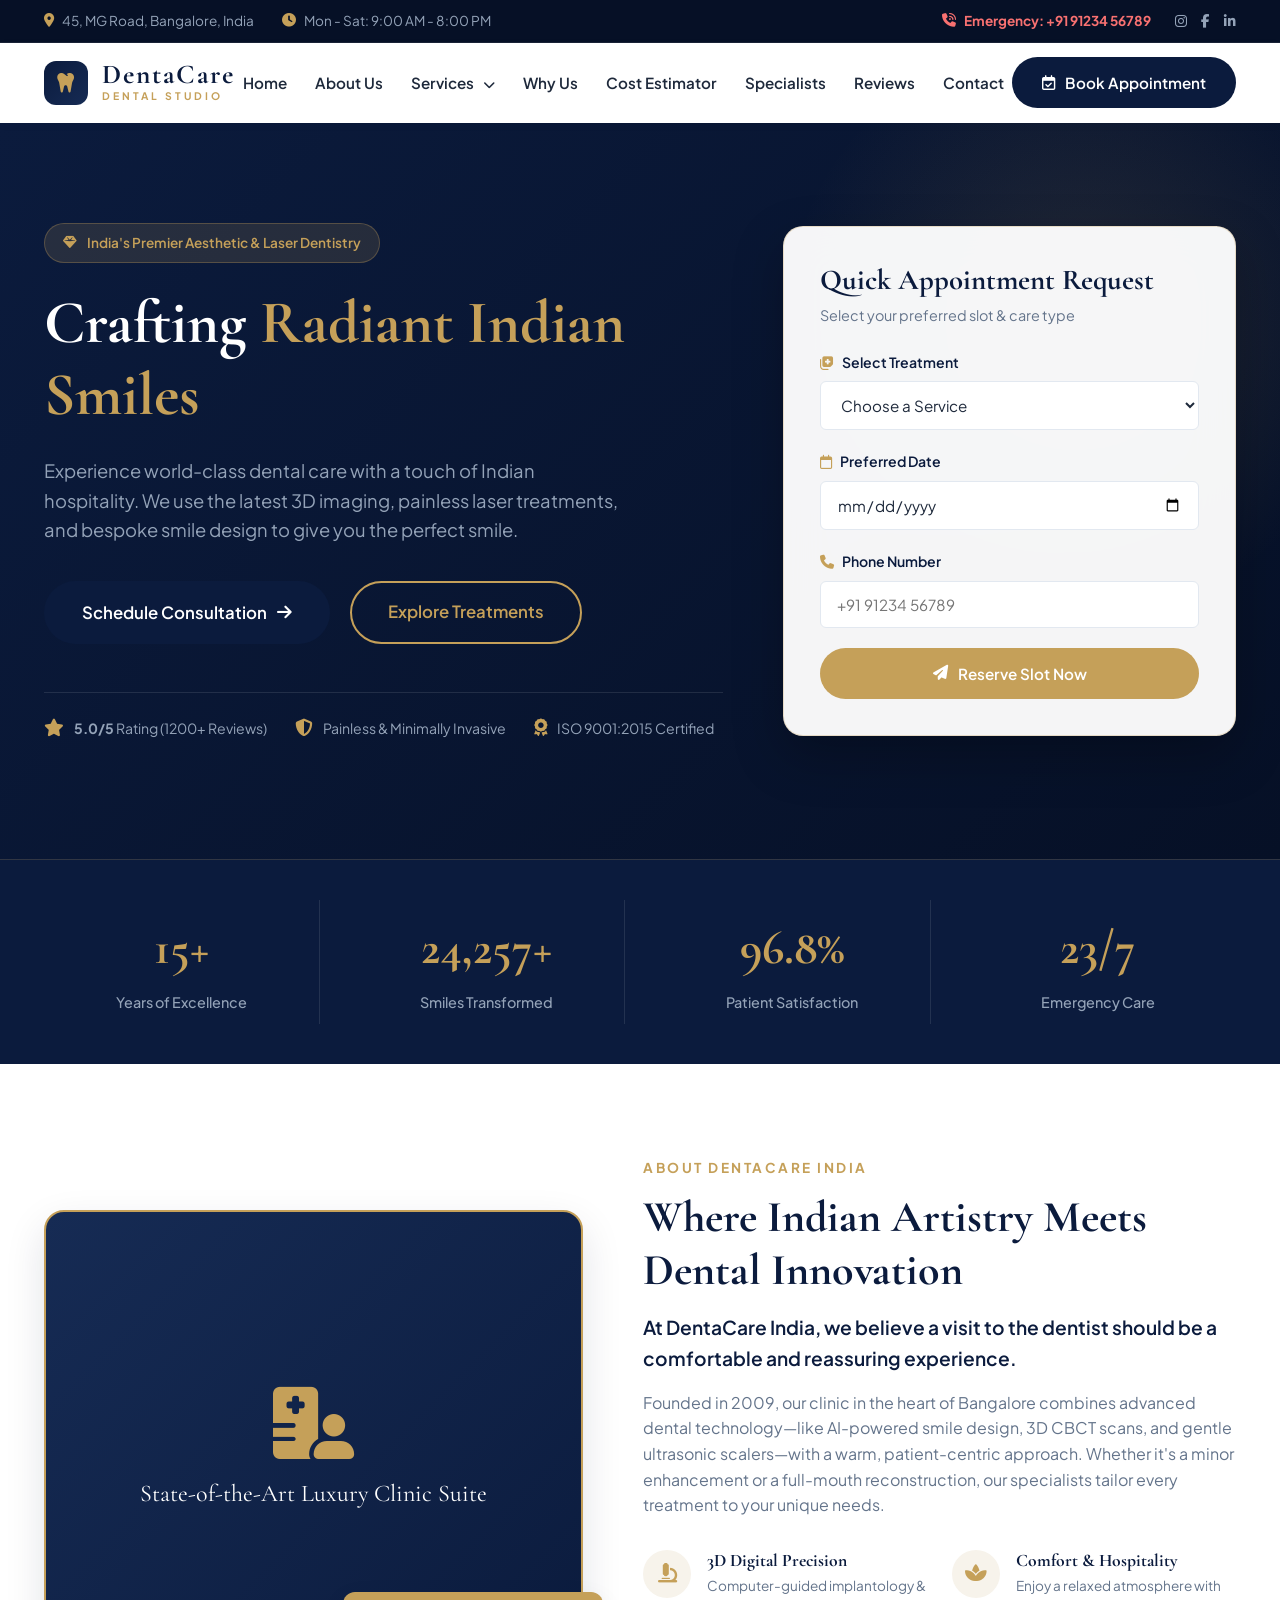
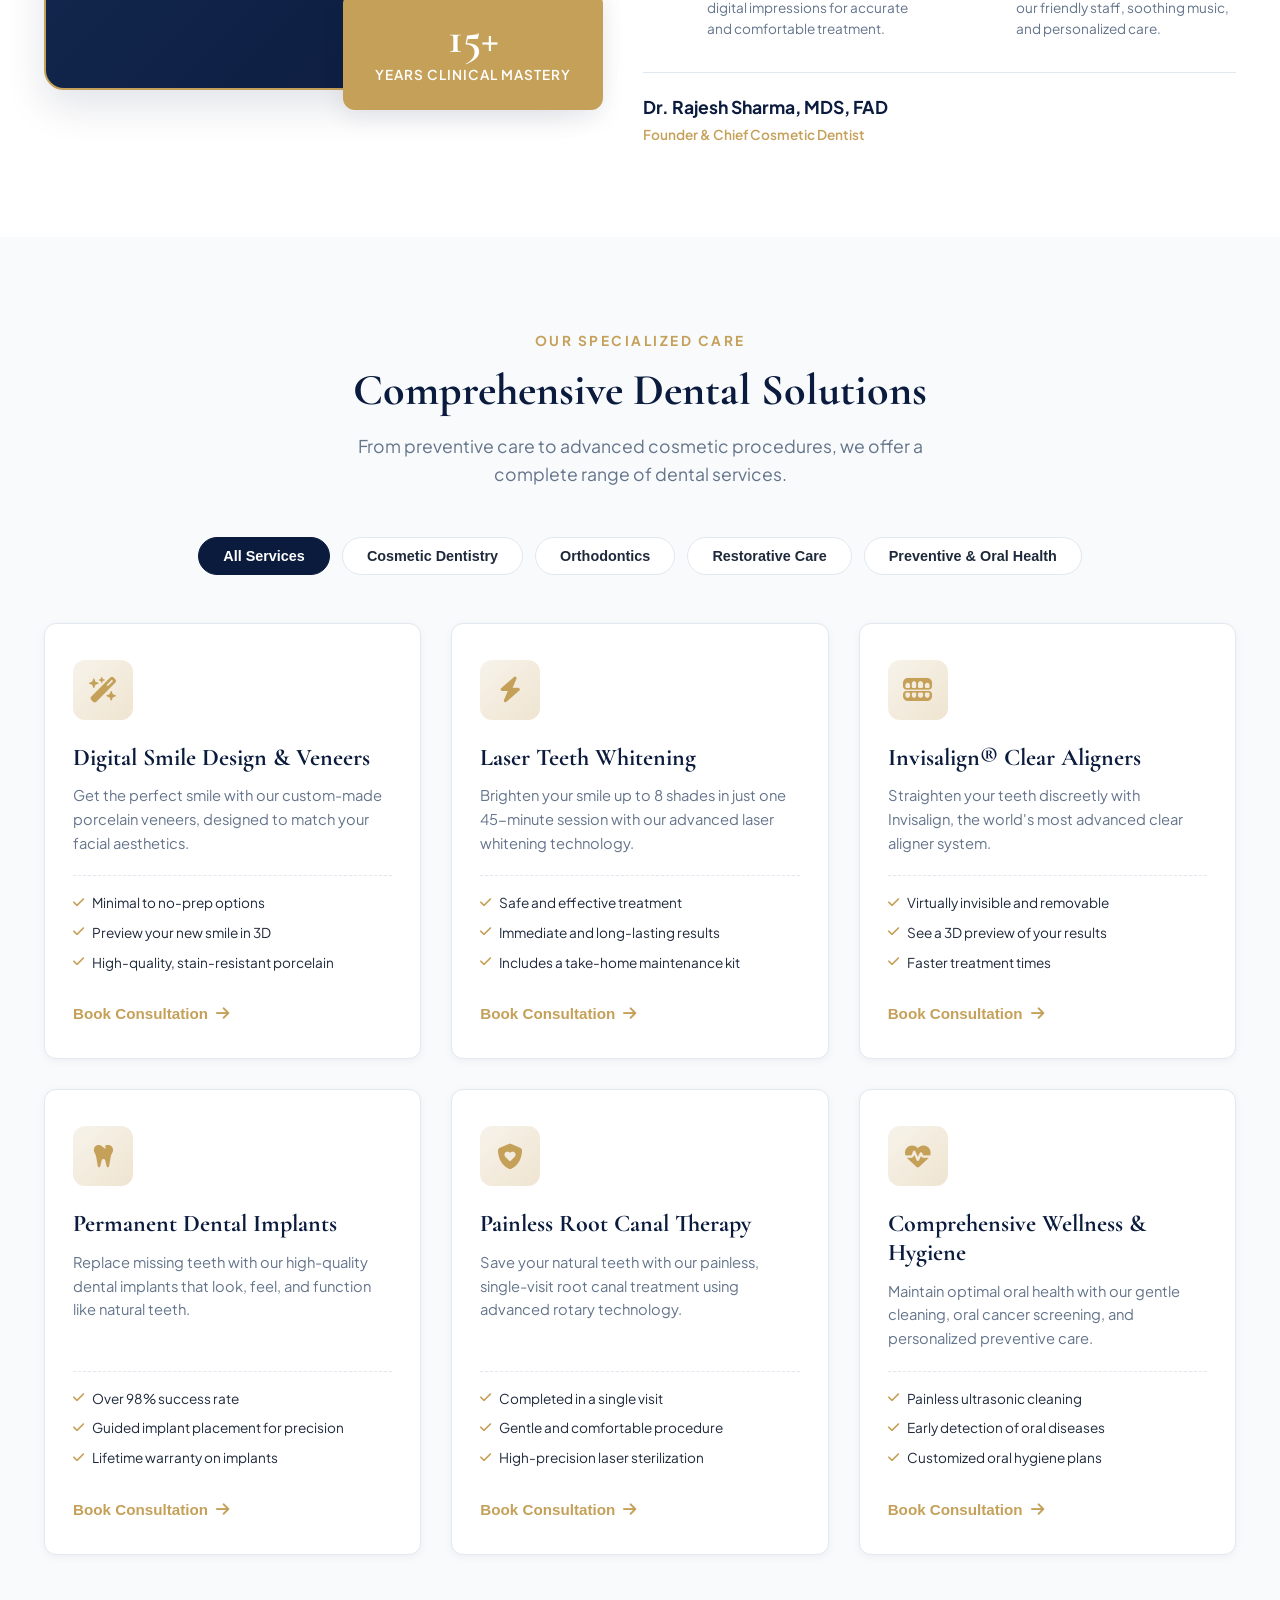
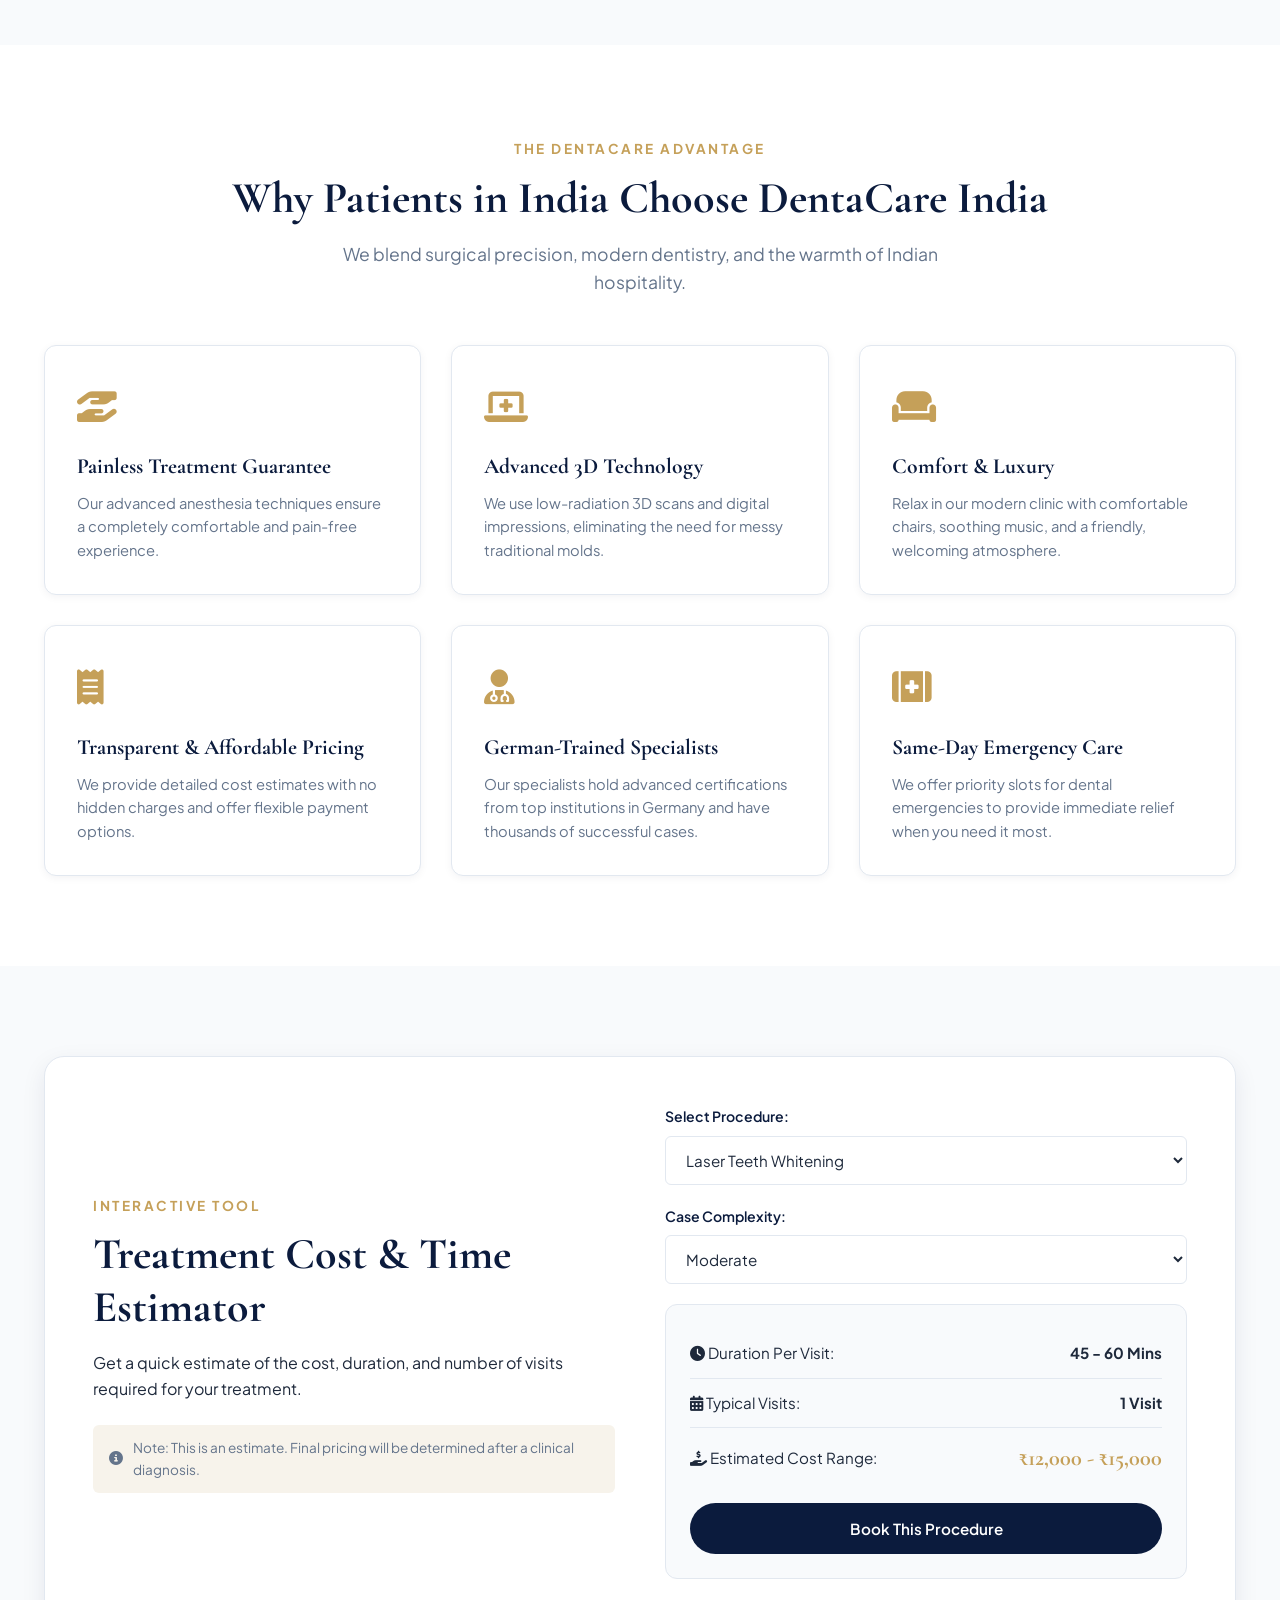
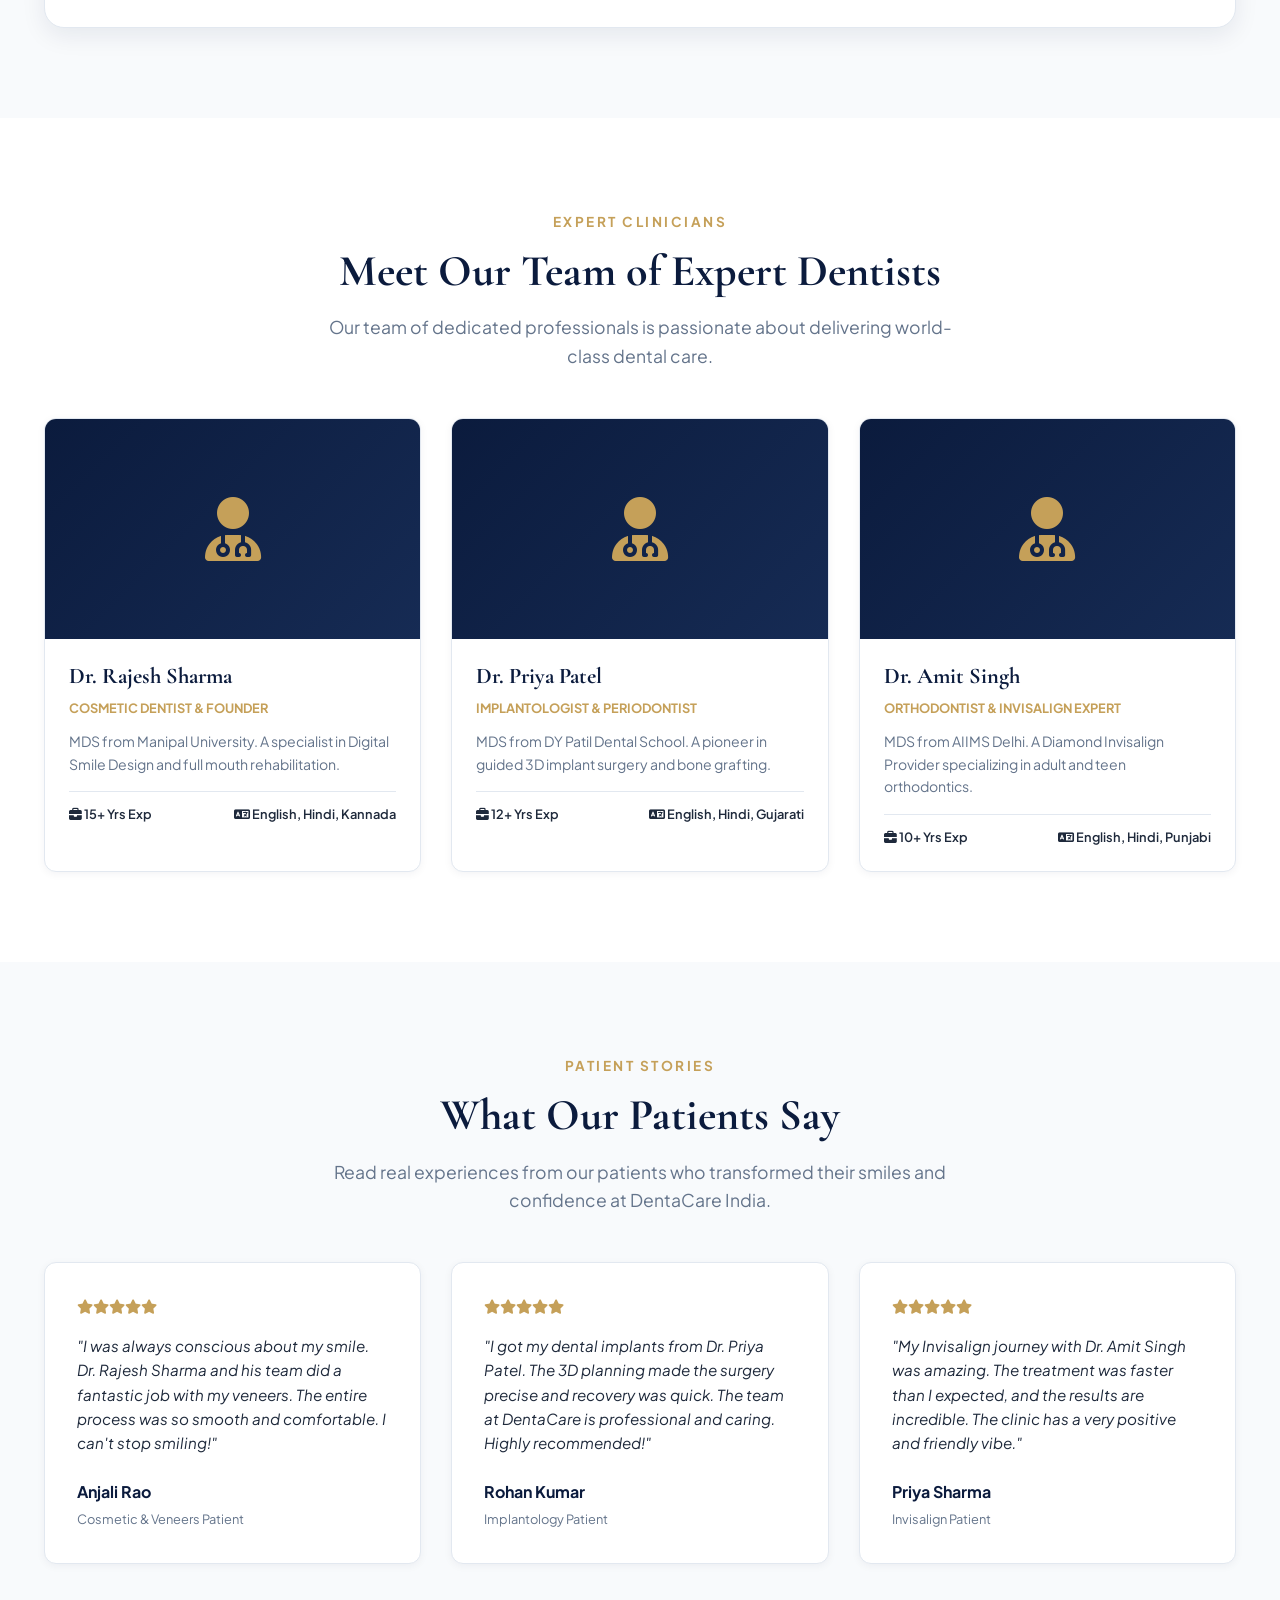
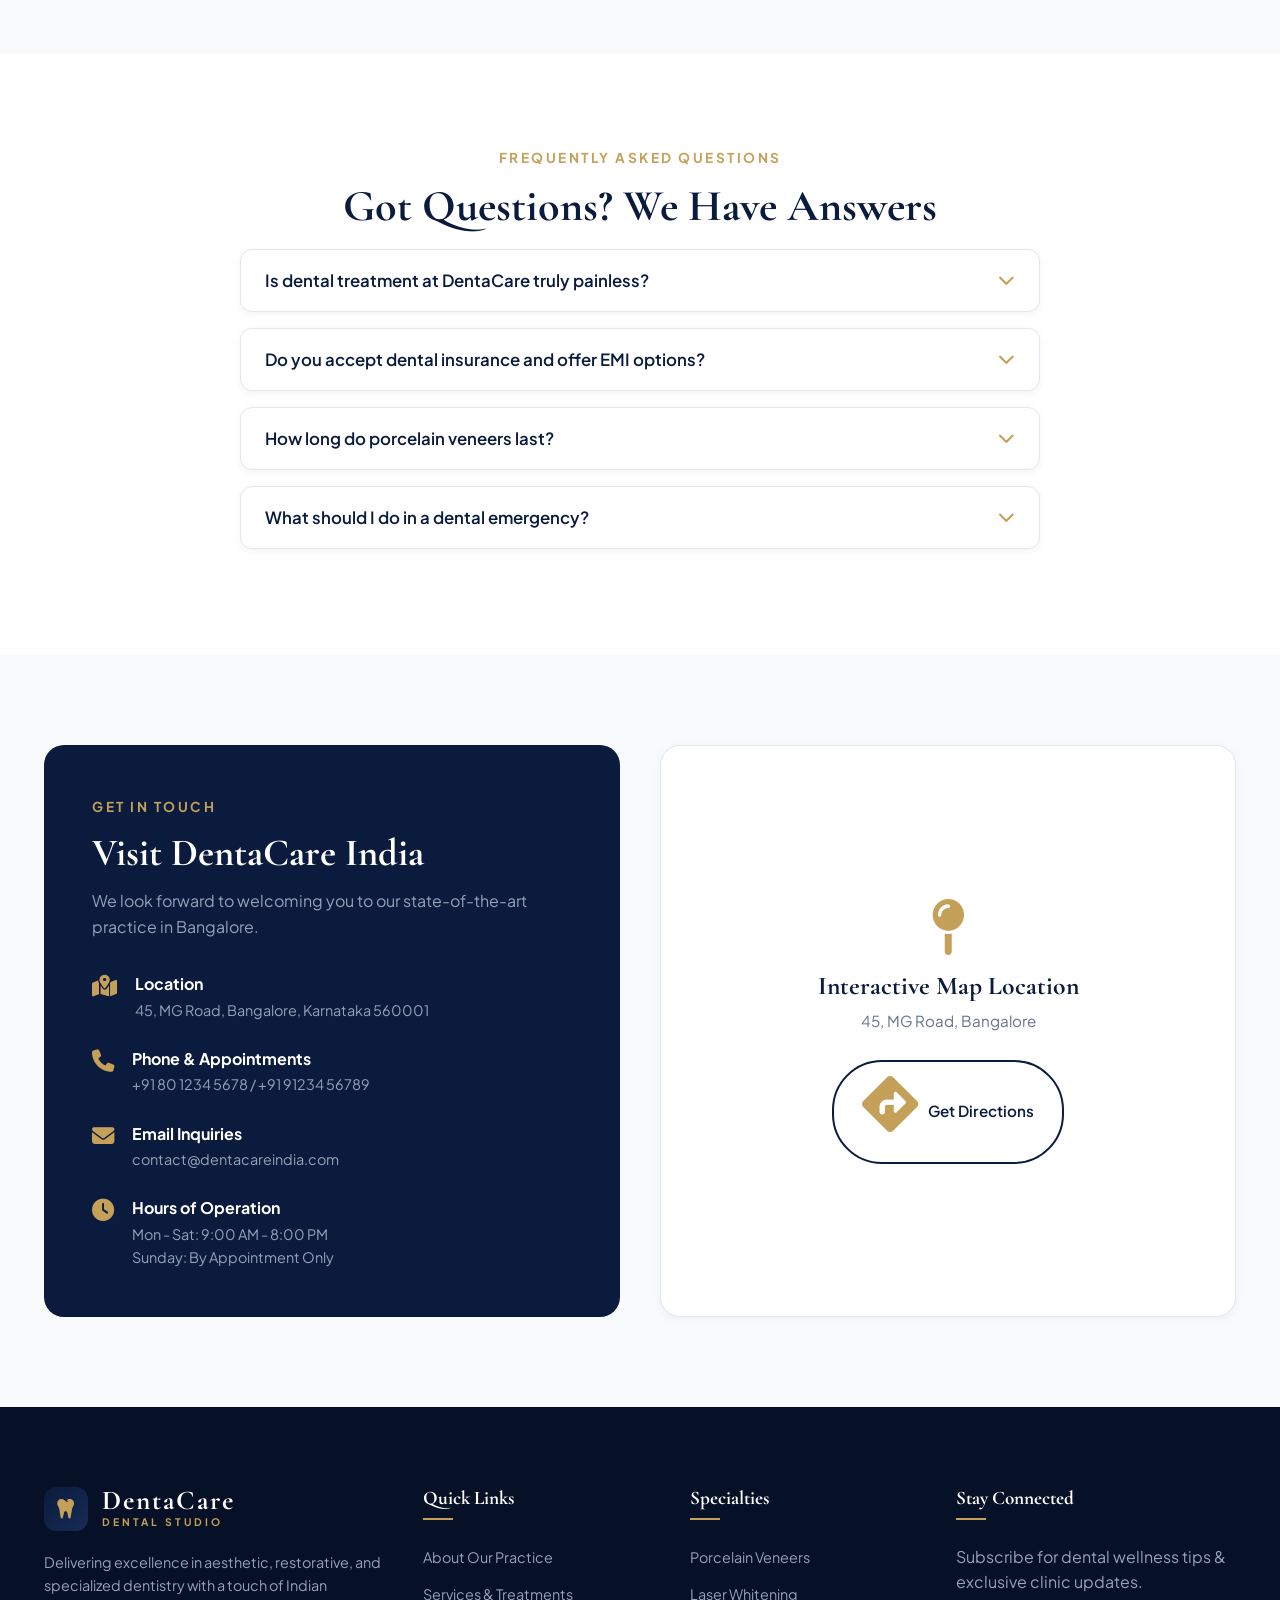
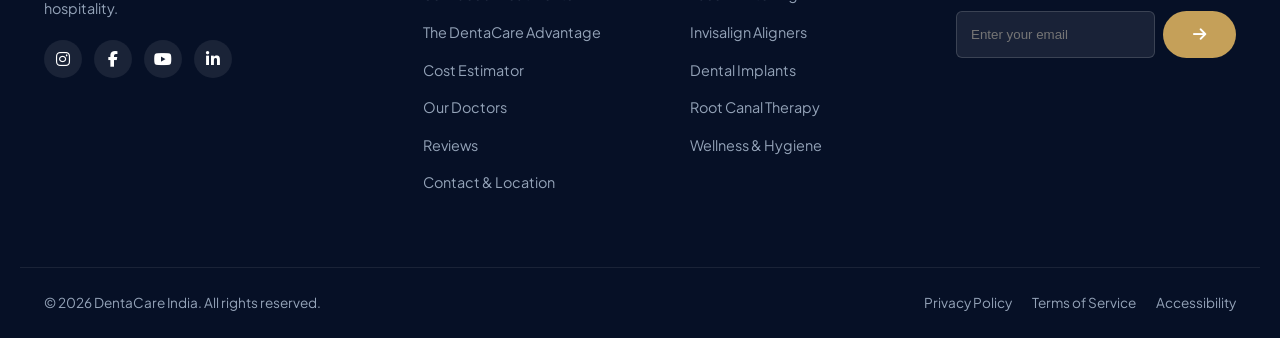
<file: dental/index.html>
<!DOCTYPE html>
<html lang="en">
<head>
    <meta charset="UTF-8">
    <meta name="viewport" content="width=device-width, initial-scale=1.0">
    <title>DentaCare India | Premium Cosmetic & Specialized Dentistry in India</title>
    <!-- Google Fonts -->
    <link rel="preconnect" href="https://fonts.googleapis.com">
    <link rel="preconnect" href="https://fonts.gstatic.com" crossorigin>
    <link href="https://fonts.googleapis.com/css2?family=Cormorant+Garamond:wght@400;500;600;700&family=Plus+Jakarta+Sans:wght@300;400;500;600;700&display=swap" rel="stylesheet">
    <!-- FontAwesome Icons -->
    <link rel="stylesheet" href="https://cdnjs.cloudflare.com/ajax/libs/font-awesome/6.4.0/css/all.min.css">
    <!-- Stylesheet -->
    <link rel="stylesheet" href="css/styles.css">
</head>
<body>
    <a class="skip-link" href="#main-content">Skip to main content</a>
    <button class="scroll-top-btn" id="scroll-top-btn" aria-label="Back to top">
        <i class="fa-solid fa-arrow-up"></i>
    </button>

    <!-- Top Emergency & Info Banner -->
    <div class="top-bar">
        <div class="container top-bar-content">
            <div class="top-info">
                <span><i class="fa-solid fa-location-dot"></i> 45, MG Road, Bangalore, India</span>
                <span><i class="fa-solid fa-clock"></i> Mon - Sat: 9:00 AM - 8:00 PM</span>
            </div>
            <div class="top-actions">
                <a href="tel:+919123456789" class="emergency-link"><i class="fa-solid fa-phone-volume"></i> Emergency: +91 91234 56789</a>
                <div class="social-mini">
                    <a href="#"><i class="fa-brands fa-instagram"></i></a>
                    <a href="#"><i class="fa-brands fa-facebook-f"></i></a>
                    <a href="#"><i class="fa-brands fa-linkedin-in"></i></a>
                </div>
            </div>
        </div>
    </div>

    <!-- Navigation Header -->
    <header class="navbar-header" id="navbar">
        <div class="container navbar-container">
            <a href="index.html" class="brand-logo">
                <div class="logo-icon"><i class="fa-solid fa-tooth"></i></div>
                <div class="logo-text">
                    <span class="brand-name">DentaCare</span>
                    <span class="brand-sub">DENTAL STUDIO</span>
                </div>
            </a>

            <nav class="nav-menu" id="nav-menu">
                <ul class="nav-list">
                    <li><a href="index.html" class="nav-link active">Home</a></li>
                    <li><a href="about.html" class="nav-link">About Us</a></li>
                    <li class="nav-item has-dropdown">
                        <a href="services.html" class="nav-link dropdown-toggle">Services <i class="fa-solid fa-chevron-down"></i></a>
                        <div class="dropdown-menu">
                            <a href="services/veneers.html" class="dropdown-link">Veneers & Smile Design</a>
                            <a href="services/whitening.html" class="dropdown-link">Laser Teeth Whitening</a>
                            <a href="services/invisalign.html" class="dropdown-link">Invisalign Clear Aligners</a>
                            <a href="services/implants.html" class="dropdown-link">Dental Implants</a>
                            <a href="services/root-canal.html" class="dropdown-link">Root Canal Therapy</a>
                            <a href="services/hygiene.html" class="dropdown-link">Wellness & Hygiene</a>
                        </div>
                    </li>
                    <li><a href="why-us.html" class="nav-link">Why Us</a></li>
                    <li><a href="index.html#estimator" class="nav-link">Cost Estimator</a></li>
                    <li><a href="team.html" class="nav-link">Specialists</a></li>
                    <li><a href="testimonials.html" class="nav-link">Reviews</a></li>
                    <li><a href="contact.html" class="nav-link">Contact</a></li>
                </ul>
            </nav>

            <div class="nav-cta-wrapper">
                <button class="btn btn-primary open-booking-modal" id="book-nav-btn">
                    <i class="fa-regular fa-calendar-check"></i> Book Appointment
                </button>
                <button class="hamburger-menu" id="hamburger-btn" aria-label="Toggle navigation">
                    <i class="fa-solid fa-bars"></i>
                </button>
            </div>
        </div>
    </header>

    <main id="main-content">
    <!-- Hero Section -->
    <section class="hero-section" id="home">
        <div class="hero-overlay"></div>
        <div class="container hero-container">
            <div class="hero-content">
                <div class="hero-badge"><i class="fa-solid fa-gem"></i> India's Premier Aesthetic & Laser Dentistry</div>
                <h1 class="hero-title">Crafting <span class="highlight-gold">Radiant Indian Smiles</span></h1>
                <p class="hero-description">
                    Experience world-class dental care with a touch of Indian hospitality. We use the latest 3D imaging, painless laser treatments, and bespoke smile design to give you the perfect smile.
                </p>

                <div class="hero-actions">
                    <button class="btn btn-primary btn-lg open-booking-modal">
                        Schedule Consultation <i class="fa-solid fa-arrow-right"></i>
                    </button>
                    <a href="#services" class="btn btn-outline btn-lg">
                        Explore Treatments
                    </a>
                </div>

                <div class="hero-trust-badges">
                    <div class="trust-item">
                        <i class="fa-solid fa-star gold-star"></i>
                        <span><strong>5.0/5</strong> Rating (1200+ Reviews)</span>
                    </div>
                    <div class="trust-item">
                        <i class="fa-solid fa-shield-halved"></i>
                        <span>Painless & Minimally Invasive</span>
                    </div>
                    <div class="trust-item">
                        <i class="fa-solid fa-award"></i>
                        <span>ISO 9001:2015 Certified</span>
                    </div>
                </div>
            </div>

            <div class="hero-card-widget">
                <div class="widget-header">
                    <h3>Quick Appointment Request</h3>
                    <p>Select your preferred slot & care type</p>
                </div>
                <form class="quick-booking-form" id="quick-form">
                    <div class="form-group">
                        <label for="quick-service"><i class="fa-solid fa-notes-medical"></i> Select Treatment</label>
                        <select id="quick-service" required>
                            <option value="" disabled selected>Choose a Service</option>
                            <option value="cosmetic">Cosmetic Dentistry & Veneers</option>
                            <option value="whitening">Laser Teeth Whitening</option>
                            <option value="aligners">Invisalign & Clear Aligners</option>
                            <option value="implants">Dental Implants</option>
                            <option value="checkup">Comprehensive Oral Examination</option>
                            <option value="emergency">Emergency Dental Care</option>
                        </select>
                    </div>
                    <div class="form-group">
                        <label for="quick-date"><i class="fa-regular fa-calendar"></i> Preferred Date</label>
                        <input type="date" id="quick-date" required>
                    </div>
                    <div class="form-group">
                        <label for="quick-phone"><i class="fa-solid fa-phone"></i> Phone Number</label>
                        <input type="tel" id="quick-phone" placeholder="+91 91234 56789" required>
                    </div>
                    <button type="submit" class="btn btn-gold btn-block">
                        <i class="fa-solid fa-paper-plane"></i> Reserve Slot Now
                    </button>
                </form>
            </div>
        </div>
    </section>

    <!-- Stats Banner -->
    <section class="stats-section">
        <div class="container stats-grid">
            <div class="stat-card">
                <div class="stat-number" data-target="15" data-suffix="+" data-decimals="0">0</div>
                <div class="stat-label">Years of Excellence</div>
            </div>
            <div class="stat-card">
                <div class="stat-number" data-target="25000" data-suffix="+" data-decimals="0">0</div>
                <div class="stat-label">Smiles Transformed</div>
            </div>
            <div class="stat-card">
                <div class="stat-number" data-target="99.8" data-suffix="%" data-decimals="1">0</div>
                <div class="stat-label">Patient Satisfaction</div>
            </div>
            <div class="stat-card">
                <div class="stat-number" data-target="24" data-suffix="/7" data-decimals="0">0</div>
                <div class="stat-label">Emergency Care</div>
            </div>
        </div>
    </section>

    <!-- About Us Section -->
    <section class="section-padding about-section" id="about">
        <div class="container about-grid">
            <div class="about-image-wrapper">
                <div class="image-frame">
                    <div class="about-img-placeholder">
                        <i class="fa-solid fa-hospital-user"></i>
                        <span>State-of-the-Art Luxury Clinic Suite</span>
                    </div>
                </div>
                <div class="experience-badge">
                    <span class="exp-num">15+</span>
                    <span class="exp-text">Years Clinical Mastery</span>
                </div>
            </div>

            <div class="about-content">
                <div class="section-subtitle">ABOUT DENTACARE INDIA</div>
                <h2 class="section-title">Where Indian Artistry Meets Dental Innovation</h2>
                <p class="lead-text">
                    At DentaCare India, we believe a visit to the dentist should be a comfortable and reassuring experience.
                </p>
                <p class="body-text">
                    Founded in 2009, our clinic in the heart of Bangalore combines advanced dental technology—like AI-powered smile design, 3D CBCT scans, and gentle ultrasonic scalers—with a warm, patient-centric approach. Whether it's a minor enhancement or a full-mouth reconstruction, our specialists tailor every treatment to your unique needs.
                </p>

                <div class="about-features">
                    <div class="feature-box">
                        <div class="feat-icon"><i class="fa-solid fa-microscope"></i></div>
                        <div class="feat-info">
                            <h4>3D Digital Precision</h4>
                            <p>Computer-guided implantology & digital impressions for accurate and comfortable treatment.</p>
                        </div>
                    </div>
                    <div class="feature-box">
                        <div class="feat-icon"><i class="fa-solid fa-spa"></i></div>
                        <div class="feat-info">
                            <h4>Comfort & Hospitality</h4>
                            <p>Enjoy a relaxed atmosphere with our friendly staff, soothing music, and personalized care.</p>
                        </div>
                    </div>
                </div>

                <div class="doctor-signature">
                    <div class="doc-info">
                        <strong>Dr. Rajesh Sharma, MDS, FAD</strong>
                        <span>Founder & Chief Cosmetic Dentist</span>
                    </div>
                </div>
            </div>
        </div>
    </section>

    <!-- Services Section -->
    <section class="section-padding services-section bg-light" id="services">
        <div class="container">
            <div class="section-header text-center">
                <span class="section-subtitle">OUR SPECIALIZED CARE</span>
                <h2 class="section-title">Comprehensive Dental Solutions</h2>
                <p class="section-description">
                    From preventive care to advanced cosmetic procedures, we offer a complete range of dental services.
                </p>
            </div>

            <!-- Service Category Filter Tabs -->
            <div class="category-tabs">
                <button class="tab-btn active" data-category="all">All Services</button>
                <button class="tab-btn" data-category="cosmetic">Cosmetic Dentistry</button>
                <button class="tab-btn" data-category="ortho">Orthodontics</button>
                <button class="tab-btn" data-category="restorative">Restorative Care</button>
                <button class="tab-btn" data-category="preventive">Preventive & Oral Health</button>
            </div>

            <div class="services-grid" id="services-grid">
                <!-- Service Card 1 -->
                <div class="service-card" data-category="cosmetic">
                    <div class="service-icon"><i class="fa-solid fa-wand-magic-sparkles"></i></div>
                    <h3>Digital Smile Design & Veneers</h3>
                    <p>Get the perfect smile with our custom-made porcelain veneers, designed to match your facial aesthetics.</p>
                    <ul class="service-highlights">
                        <li><i class="fa-solid fa-check"></i> Minimal to no-prep options</li>
                        <li><i class="fa-solid fa-check"></i> Preview your new smile in 3D</li>
                        <li><i class="fa-solid fa-check"></i> High-quality, stain-resistant porcelain</li>
                    </ul>
                    <button class="btn-link open-booking-modal" data-service="Veneers & Smile Design">Book Consultation <i class="fa-solid fa-arrow-right"></i></button>
                </div>

                <!-- Service Card 2 -->
                <div class="service-card" data-category="cosmetic">
                    <div class="service-icon"><i class="fa-solid fa-bolt"></i></div>
                    <h3>Laser Teeth Whitening</h3>
                    <p>Brighten your smile up to 8 shades in just one 45-minute session with our advanced laser whitening technology.</p>
                    <ul class="service-highlights">
                        <li><i class="fa-solid fa-check"></i> Safe and effective treatment</li>
                        <li><i class="fa-solid fa-check"></i> Immediate and long-lasting results</li>
                        <li><i class="fa-solid fa-check"></i> Includes a take-home maintenance kit</li>
                    </ul>
                    <button class="btn-link open-booking-modal" data-service="Laser Whitening">Book Consultation <i class="fa-solid fa-arrow-right"></i></button>
                </div>

                <!-- Service Card 3 -->
                <div class="service-card" data-category="ortho">
                    <div class="service-icon"><i class="fa-solid fa-teeth-open"></i></div>
                    <h3>Invisalign® Clear Aligners</h3>
                    <p>Straighten your teeth discreetly with Invisalign, the world's most advanced clear aligner system.</p>
                    <ul class="service-highlights">
                        <li><i class="fa-solid fa-check"></i> Virtually invisible and removable</li>
                        <li><i class="fa-solid fa-check"></i> See a 3D preview of your results</li>
                        <li><i class="fa-solid fa-check"></i> Faster treatment times</li>
                    </ul>
                    <button class="btn-link open-booking-modal" data-service="Invisalign">Book Consultation <i class="fa-solid fa-arrow-right"></i></button>
                </div>

                <!-- Service Card 4 -->
                <div class="service-card" data-category="restorative">
                    <div class="service-icon"><i class="fa-solid fa-tooth"></i></div>
                    <h3>Permanent Dental Implants</h3>
                    <p>Replace missing teeth with our high-quality dental implants that look, feel, and function like natural teeth.</p>
                    <ul class="service-highlights">
                        <li><i class="fa-solid fa-check"></i> Over 98% success rate</li>
                        <li><i class="fa-solid fa-check"></i> Guided implant placement for precision</li>
                        <li><i class="fa-solid fa-check"></i> Lifetime warranty on implants</li>
                    </ul>
                    <button class="btn-link open-booking-modal" data-service="Dental Implants">Book Consultation <i class="fa-solid fa-arrow-right"></i></button>
                </div>

                <!-- Service Card 5 -->
                <div class="service-card" data-category="restorative">
                    <div class="service-icon"><i class="fa-solid fa-shield-heart"></i></div>
                    <h3>Painless Root Canal Therapy</h3>
                    <p>Save your natural teeth with our painless, single-visit root canal treatment using advanced rotary technology.</p>
                    <ul class="service-highlights">
                        <li><i class="fa-solid fa-check"></i> Completed in a single visit</li>
                        <li><i class="fa-solid fa-check"></i> Gentle and comfortable procedure</li>
                        <li><i class="fa-solid fa-check"></i> High-precision laser sterilization</li>
                    </ul>
                    <button class="btn-link open-booking-modal" data-service="Root Canal Therapy">Book Consultation <i class="fa-solid fa-arrow-right"></i></button>
                </div>

                <!-- Service Card 6 -->
                <div class="service-card" data-category="preventive">
                    <div class="service-icon"><i class="fa-solid fa-heart-pulse"></i></div>
                    <h3>Comprehensive Wellness & Hygiene</h3>
                    <p>Maintain optimal oral health with our gentle cleaning, oral cancer screening, and personalized preventive care.</p>
                    <ul class="service-highlights">
                        <li><i class="fa-solid fa-check"></i> Painless ultrasonic cleaning</li>
                        <li><i class="fa-solid fa-check"></i> Early detection of oral diseases</li>
                        <li><i class="fa-solid fa-check"></i> Customized oral hygiene plans</li>
                    </ul>
                    <button class="btn-link open-booking-modal" data-service="Checkup & Hygiene">Book Consultation <i class="fa-solid fa-arrow-right"></i></button>
                </div>
            </div>
        </div>
    </section>

    <!-- Why Us / Why Choose Us -->
    <section class="section-padding why-us-section" id="why-us">
        <div class="container">
            <div class="section-header text-center">
                <span class="section-subtitle">THE DENTACARE ADVANTAGE</span>
                <h2 class="section-title">Why Patients in India Choose DentaCare India</h2>
                <p class="section-description">We blend surgical precision, modern dentistry, and the warmth of Indian hospitality.</p>
            </div>

            <div class="why-us-grid">
                <div class="why-card">
                    <div class="why-icon"><i class="fa-solid fa-hand-holding-hand"></i></div>
                    <h3>Painless Treatment Guarantee</h3>
                    <p>Our advanced anesthesia techniques ensure a completely comfortable and pain-free experience.</p>
                </div>

                <div class="why-card">
                    <div class="why-icon"><i class="fa-solid fa-laptop-medical"></i></div>
                    <h3>Advanced 3D Technology</h3>
                    <p>We use low-radiation 3D scans and digital impressions, eliminating the need for messy traditional molds.</p>
                </div>

                <div class="why-card">
                    <div class="why-icon"><i class="fa-solid fa-couch"></i></div>
                    <h3>Comfort & Luxury</h3>
                    <p>Relax in our modern clinic with comfortable chairs, soothing music, and a friendly, welcoming atmosphere.</p>
                </div>

                <div class="why-card">
                    <div class="why-icon"><i class="fa-solid fa-receipt"></i></div>
                    <h3>Transparent & Affordable Pricing</h3>
                    <p>We provide detailed cost estimates with no hidden charges and offer flexible payment options.</p>
                </div>

                <div class="why-card">
                    <div class="why-icon"><i class="fa-solid fa-user-doctor"></i></div>
                    <h3>German-Trained Specialists</h3>
                    <p>Our specialists hold advanced certifications from top institutions in Germany and have thousands of successful cases.</p>
                </div>

                <div class="why-card">
                    <div class="why-icon"><i class="fa-solid fa-kit-medical"></i></div>
                    <h3>Same-Day Emergency Care</h3>
                    <p>We offer priority slots for dental emergencies to provide immediate relief when you need it most.</p>
                </div>
            </div>
        </div>
    </section>

    <!-- Interactive Treatment Cost & Duration Estimator -->
    <section class="section-padding estimator-section bg-light" id="estimator">
        <div class="container">
            <div class="estimator-wrapper">
                <div class="estimator-info">
                    <span class="section-subtitle">INTERACTIVE TOOL</span>
                    <h2 class="section-title">Treatment Cost & Time Estimator</h2>
                    <p>Get a quick estimate of the cost, duration, and number of visits required for your treatment.</p>
                    <div class="disclaimer-note">
                        <i class="fa-solid fa-circle-info"></i> Note: This is an estimate. Final pricing will be determined after a clinical diagnosis.
                    </div>
                </div>

                <div class="estimator-calculator">
                    <div class="form-group">
                        <label for="calc-procedure">Select Procedure:</label>
                        <select id="calc-procedure" class="form-control">
                            <option value="whitening">Laser Teeth Whitening</option>
                            <option value="veneers">Porcelain Veneers (Per Tooth)</option>
                            <option value="invisalign">Invisalign® Full Alignment</option>
                            <option value="implant">Single Tooth Dental Implant</option>
                            <option value="rootcanal">Root Canal & Crown</option>
                            <option value="cleaning">Deep Cleaning & Polish</option>
                        </select>
                    </div>

                    <div class="form-group">
                        <label for="calc-complexity">Case Complexity:</label>
                        <select id="calc-complexity" class="form-control">
                            <option value="standard">Standard / Mild</option>
                            <option value="moderate" selected>Moderate</option>
                            <option value="advanced">Advanced / Complex</option>
                        </select>
                    </div>

                    <div class="estimation-result" id="estimation-result">
                        <div class="result-row">
                            <span><i class="fa-solid fa-clock"></i> Duration Per Visit:</span>
                            <strong id="res-duration">45 - 60 Mins</strong>
                        </div>
                        <div class="result-row">
                            <span><i class="fa-solid fa-calendar-days"></i> Typical Visits:</span>
                            <strong id="res-visits">1 Visit</strong>
                        </div>
                        <div class="result-row">
                            <span><i class="fa-solid fa-hand-holding-dollar"></i> Estimated Cost Range:</span>
                            <strong id="res-price" class="price-tag">₹15,000 - ₹25,000</strong>
                        </div>
                        <button class="btn btn-primary btn-block open-booking-modal" style="margin-top: 15px;">
                            Book This Procedure
                        </button>
                    </div>
                </div>
            </div>
        </div>
    </section>

    <!-- Our Team / Specialists -->
    <section class="section-padding team-section" id="team">
        <div class="container">
            <div class="section-header text-center">
                <span class="section-subtitle">EXPERT CLINICIANS</span>
                <h2 class="section-title">Meet Our Team of Expert Dentists</h2>
                <p class="section-description">Our team of dedicated professionals is passionate about delivering world-class dental care.</p>
            </div>

            <div class="team-grid">
                <!-- Specialist 1 -->
                <div class="team-card">
                    <div class="team-avatar">
                        <i class="fa-solid fa-user-doctor"></i>
                    </div>
                    <div class="team-content">
                        <h3>Dr. Rajesh Sharma</h3>
                        <span class="specialty-tag">Cosmetic Dentist & Founder</span>
                        <p>MDS from Manipal University. A specialist in Digital Smile Design and full mouth rehabilitation.</p>
                        <div class="team-meta">
                            <span><i class="fa-solid fa-briefcase"></i> 15+ Yrs Exp</span>
                            <span><i class="fa-solid fa-language"></i> English, Hindi, Kannada</span>
                        </div>
                    </div>
                </div>

                <!-- Specialist 2 -->
                <div class="team-card">
                    <div class="team-avatar">
                        <i class="fa-solid fa-user-doctor"></i>
                    </div>
                    <div class="team-content">
                        <h3>Dr. Priya Patel</h3>
                        <span class="specialty-tag">Implantologist & Periodontist</span>
                        <p>MDS from DY Patil Dental School. A pioneer in guided 3D implant surgery and bone grafting.</p>
                        <div class="team-meta">
                            <span><i class="fa-solid fa-briefcase"></i> 12+ Yrs Exp</span>
                            <span><i class="fa-solid fa-language"></i> English, Hindi, Gujarati</span>
                        </div>
                    </div>
                </div>

                <!-- Specialist 3 -->
                <div class="team-card">
                    <div class="team-avatar">
                        <i class="fa-solid fa-user-doctor"></i>
                    </div>
                    <div class="team-content">
                        <h3>Dr. Amit Singh</h3>
                        <span class="specialty-tag">Orthodontist & Invisalign Expert</span>
                        <p>MDS from AIIMS Delhi. A Diamond Invisalign Provider specializing in adult and teen orthodontics.</p>
                        <div class="team-meta">
                            <span><i class="fa-solid fa-briefcase"></i> 10+ Yrs Exp</span>
                            <span><i class="fa-solid fa-language"></i> English, Hindi, Punjabi</span>
                        </div>
                    </div>
                </div>
            </div>
        </div>
    </section>

    <!-- Testimonials / Patient Reviews -->
    <section class="section-padding testimonials-section bg-light" id="testimonials">
        <div class="container">
            <div class="section-header text-center">
                <span class="section-subtitle">PATIENT STORIES</span>
                <h2 class="section-title">What Our Patients Say</h2>
                <p class="section-description">Read real experiences from our patients who transformed their smiles and confidence at DentaCare India.</p>
            </div>

            <div class="testimonials-grid">
                <div class="testimonial-card">
                    <div class="stars">
                        <i class="fa-solid fa-star"></i><i class="fa-solid fa-star"></i><i class="fa-solid fa-star"></i><i class="fa-solid fa-star"></i><i class="fa-solid fa-star"></i>
                    </div>
                    <p class="review-text">"I was always conscious about my smile. Dr. Rajesh Sharma and his team did a fantastic job with my veneers. The entire process was so smooth and comfortable. I can't stop smiling!"</p>
                    <div class="patient-info">
                        <strong>Anjali Rao</strong>
                        <span>Cosmetic & Veneers Patient</span>
                    </div>
                </div>

                <div class="testimonial-card">
                    <div class="stars">
                        <i class="fa-solid fa-star"></i><i class="fa-solid fa-star"></i><i class="fa-solid fa-star"></i><i class="fa-solid fa-star"></i><i class="fa-solid fa-star"></i>
                    </div>
                    <p class="review-text">"I got my dental implants from Dr. Priya Patel. The 3D planning made the surgery precise and recovery was quick. The team at DentaCare is professional and caring. Highly recommended!"</p>
                    <div class="patient-info">
                        <strong>Rohan Kumar</strong>
                        <span>Implantology Patient</span>
                    </div>
                </div>

                <div class="testimonial-card">
                    <div class="stars">
                        <i class="fa-solid fa-star"></i><i class="fa-solid fa-star"></i><i class="fa-solid fa-star"></i><i class="fa-solid fa-star"></i><i class="fa-solid fa-star"></i>
                    </div>
                    <p class="review-text">"My Invisalign journey with Dr. Amit Singh was amazing. The treatment was faster than I expected, and the results are incredible. The clinic has a very positive and friendly vibe."</p>
                    <div class="patient-info">
                        <strong>Priya Sharma</strong>
                        <span>Invisalign Patient</span>
                    </div>
                </div>
            </div>
        </div>
    </section>

    <!-- FAQ Section -->
    <section class="section-padding faq-section" id="faq">
        <div class="container">
            <div class="section-header text-center">
                <span class="section-subtitle">FREQUENTLY ASKED QUESTIONS</span>
                <h2 class="section-title">Got Questions? We Have Answers</h2>
            </div>

            <div class="faq-accordion">
                <div class="faq-item">
                    <button class="faq-question">
                        <span>Is dental treatment at DentaCare truly painless?</span>
                        <i class="fa-solid fa-chevron-down"></i>
                    </button>
                    <div class="faq-answer">
                        <p>Yes, we use the latest anesthesia techniques and technology to ensure a comfortable and pain-free experience for all our patients.</p>
                    </div>
                </div>

                <div class="faq-item">
                    <button class="faq-question">
                        <span>Do you accept dental insurance and offer EMI options?</span>
                        <i class="fa-solid fa-chevron-down"></i>
                    </button>
                    <div class="faq-answer">
                        <p>We are empanelled with major insurance providers and offer flexible EMI options through our financial partners to make your treatment affordable.</p>
                    </div>
                </div>

                <div class="faq-item">
                    <button class="faq-question">
                        <span>How long do porcelain veneers last?</span>
                        <i class="fa-solid fa-chevron-down"></i>
                    </button>
                    <div class="faq-answer">
                        <p>With proper care and regular check-ups, our high-quality porcelain veneers can last for 15-20 years or more. We also provide nightguards to protect them.</p>
                    </div>
                </div>

                <div class="faq-item">
                    <button class="faq-question">
                        <span>What should I do in a dental emergency?</span>
                        <i class="fa-solid fa-chevron-down"></i>
                    </button>
                    <div class="faq-answer">
                        <p>Please call our emergency helpline at +91 91234 56789 immediately. We have dedicated slots for emergency cases to provide prompt care.</p>
                    </div>
                </div>
            </div>
        </div>
    </section>

    <!-- Contact & Map Section -->
    <section class="section-padding contact-section bg-light" id="contact">
        <div class="container">
            <div class="contact-grid">
                <div class="contact-info-card">
                    <span class="section-subtitle">GET IN TOUCH</span>
                    <h2>Visit DentaCare India</h2>
                    <p>We look forward to welcoming you to our state-of-the-art practice in Bangalore.</p>

                    <div class="info-list">
                        <div class="info-item">
                            <i class="fa-solid fa-map-location-dot"></i>
                            <div>
                                <strong>Location</strong>
                                <p>45, MG Road, Bangalore, Karnataka 560001</p>
                            </div>
                        </div>

                        <div class="info-item">
                            <i class="fa-solid fa-phone"></i>
                            <div>
                                <strong>Phone & Appointments</strong>
                                <p>+91 80 1234 5678 / +91 91234 56789</p>
                            </div>
                        </div>

                        <div class="info-item">
                            <i class="fa-solid fa-envelope"></i>
                            <div>
                                <strong>Email Inquiries</strong>
                                <p>contact@dentacareindia.com</p>
                            </div>
                        </div>

                        <div class="info-item">
                            <i class="fa-solid fa-clock"></i>
                            <div>
                                <strong>Hours of Operation</strong>
                                <p>Mon - Sat: 9:00 AM - 8:00 PM<br>Sunday: By Appointment Only</p>
                            </div>
                        </div>
                    </div>
                </div>

                <div class="contact-map-wrapper">
                    <div class="map-placeholder">
                        <i class="fa-solid fa-map-pin"></i>
                        <h3>Interactive Map Location</h3>
                        <p>45, MG Road, Bangalore</p>
                        <a href="https://maps.google.com" target="_blank" rel="noopener" class="btn btn-outline" style="margin-top: 10px;">
                            <i class="fa-solid fa-diamond-turn-right"></i> Get Directions
                        </a>
                    </div>
                </div>
            </div>
        </div>
    </section>

    </main>
    <!-- Footer -->
    <footer class="footer">
        <div class="container footer-content">
            <div class="footer-col brand-col">
                <a href="index.html" class="brand-logo footer-logo">
                    <div class="logo-icon"><i class="fa-solid fa-tooth"></i></div>
                    <div class="logo-text">
                        <span class="brand-name">DentaCare</span>
                        <span class="brand-sub">DENTAL STUDIO</span>
                    </div>
                </a>
                <p>Delivering excellence in aesthetic, restorative, and specialized dentistry with a touch of Indian hospitality.</p>
                <div class="social-links">
                    <a href="#"><i class="fa-brands fa-instagram"></i></a>
                    <a href="#"><i class="fa-brands fa-facebook-f"></i></a>
                    <a href="#"><i class="fa-brands fa-youtube"></i></a>
                    <a href="#"><i class="fa-brands fa-linkedin-in"></i></a>
                </div>
            </div>

            <div class="footer-col">
                <h4>Quick Links</h4>
                <ul>
                    <li><a href="about.html">About Our Practice</a></li>
                    <li><a href="services.html">Services & Treatments</a></li>
                    <li><a href="why-us.html">The DentaCare Advantage</a></li>
                    <li><a href="index.html#estimator">Cost Estimator</a></li>
                    <li><a href="team.html">Our Doctors</a></li>
                    <li><a href="testimonials.html">Reviews</a></li>
                    <li><a href="contact.html">Contact & Location</a></li>
                </ul>
            </div>

            <div class="footer-col">
                <h4>Specialties</h4>
                <ul>
                    <li><a href="services/veneers.html">Porcelain Veneers</a></li>
                    <li><a href="services/whitening.html">Laser Whitening</a></li>
                    <li><a href="services/invisalign.html">Invisalign Aligners</a></li>
                    <li><a href="services/implants.html">Dental Implants</a></li>
                    <li><a href="services/root-canal.html">Root Canal Therapy</a></li>
                    <li><a href="services/hygiene.html">Wellness & Hygiene</a></li>
                </ul>
            </div>

            <div class="footer-col">
                <h4>Stay Connected</h4>
                <p>Subscribe for dental wellness tips & exclusive clinic updates.</p>
                <form class="newsletter-form" id="newsletter-form">
                    <input type="email" placeholder="Enter your email" required>
                    <button type="submit" class="btn btn-gold"><i class="fa-solid fa-arrow-right"></i></button>
                </form>
            </div>
        </div>

        <div class="footer-bottom">
            <div class="container footer-bottom-flex">
                <p>&copy; 2026 DentaCare India. All rights reserved.</p>
                <div class="legal-links">
                    <a href="#">Privacy Policy</a>
                    <a href="#">Terms of Service</a>
                    <a href="#">Accessibility</a>
                </div>
            </div>
        </div>
    </footer>

    <!-- Interactive Appointment Booking Modal -->
    <div class="modal-overlay" id="booking-modal">
        <div class="modal-container">
            <button class="modal-close" id="modal-close-btn">&times;</button>
            <div class="modal-header">
                <h2>Book Your Consultation</h2>
                <p>Complete the steps below to reserve your appointment at DentaCare India.</p>
            </div>

            <div class="modal-body">
                <!-- Step Indicator -->
                <div class="booking-steps-indicator">
                    <div class="step-badge active" id="step-badge-1">1. Treatment</div>
                    <div class="step-badge" id="step-badge-2">2. Schedule</div>
                    <div class="step-badge" id="step-badge-3">3. Patient Details</div>
                </div>

                <form id="full-booking-form">
                    <!-- Step 1 -->
                    <div class="booking-step-content active" id="booking-step-1">
                        <div class="form-group">
                            <label for="modal-service">Select Treatment Service</label>
                            <select id="modal-service" required>
                                <option value="" disabled selected>Choose a Service</option>
                                <option value="Veneers & Smile Design">Digital Smile Design & Veneers</option>
                                <option value="Laser Whitening">Laser Teeth Whitening</option>
                                <option value="Invisalign">Invisalign® Clear Aligners</option>
                                <option value="Dental Implants">Dental Implants</option>
                                <option value="Root Canal Therapy">Painless Root Canal Therapy</option>
                                <option value="Checkup & Hygiene">Comprehensive Checkup & Hygiene</option>
                                <option value="Emergency Care">Emergency Dental Care</option>
                            </select>
                        </div>

                        <div class="form-group">
                            <label for="modal-doctor">Preferred Specialist (Optional)</label>
                            <select id="modal-doctor">
                                <option value="Any Available Specialist">First Available Specialist</option>
                                <option value="Dr. Rajesh Sharma">Dr. Rajesh Sharma (Cosmetic Specialist)</option>
                                <option value="Dr. Priya Patel">Dr. Priya Patel (Implantologist)</option>
                                <option value="Dr. Amit Singh">Dr. Amit Singh (Orthodontist)</option>
                            </select>
                        </div>

                        <button type="button" class="btn btn-primary btn-block next-step-btn" data-next="2">
                            Next: Select Date & Time <i class="fa-solid fa-arrow-right"></i>
                        </button>
                    </div>

                    <!-- Step 2 -->
                    <div class="booking-step-content" id="booking-step-2">
                        <div class="form-group">
                            <label for="modal-date">Preferred Date</label>
                            <input type="date" id="modal-date" required>
                        </div>

                        <div class="form-group">
                            <label>Preferred Time Slot</label>
                            <div class="time-slots-grid">
                                <label class="time-slot"><input type="radio" name="timeslot" value="09:00 AM" checked> 09:00 AM</label>
                                <label class="time-slot"><input type="radio" name="timeslot" value="11:00 AM"> 11:00 AM</label>
                                <label class="time-slot"><input type="radio" name="timeslot" value="02:00 PM"> 02:00 PM</label>
                                <label class="time-slot"><input type="radio" name="timeslot" value="04:30 PM"> 04:30 PM</label>
                            </div>
                        </div>

                        <div class="form-buttons-flex">
                            <button type="button" class="btn btn-outline prev-step-btn" data-prev="1">Back</button>
                            <button type="button" class="btn btn-primary next-step-btn" data-next="3">Next: Patient Info <i class="fa-solid fa-arrow-right"></i></button>
                        </div>
                    </div>

                    <!-- Step 3 -->
                    <div class="booking-step-content" id="booking-step-3">
                        <div class="form-row">
                            <div class="form-group">
                                <label for="patient-name">Full Name *</label>
                                <input type="text" id="patient-name" placeholder="e.g. Anjali Rao" required>
                            </div>
                            <div class="form-group">
                                <label for="patient-phone">Phone Number *</label>
                                <input type="tel" id="patient-phone" placeholder="+91 91234 56789" required>
                            </div>
                        </div>

                        <div class="form-group">
                            <label for="patient-email">Email Address *</label>
                            <input type="email" id="patient-email" placeholder="anjali@example.com" required>
                        </div>

                        <div class="form-group">
                            <label for="patient-notes">Notes or Special Requests (Optional)</label>
                            <textarea id="patient-notes" rows="2" placeholder="Mention any dental anxiety, insurance, or specific concerns..."></textarea>
                        </div>

                        <div class="form-buttons-flex">
                            <button type="button" class="btn btn-outline prev-step-btn" data-prev="2">Back</button>
                            <button type="submit" class="btn btn-gold">
                                <i class="fa-solid fa-check-circle"></i> Confirm Booking
                            </button>
                        </div>
                    </div>
                </form>

                <!-- Success Confirmation View -->
                <div class="booking-success-view" id="booking-success-view">
                    <div class="success-icon"><i class="fa-solid fa-circle-check"></i></div>
                    <h3>Appointment Confirmed!</h3>
                    <p>Thank you, <span id="conf-name">Patient</span>. Your reservation has been recorded.</p>

                    <div class="confirmation-details-box">
                        <div class="conf-row"><span>Booking Ref:</span> <strong id="conf-ref">#DentaCare-8921</strong></div>
                        <div class="conf-row"><span>Service:</span> <strong id="conf-service">Veneers</strong></div>
                        <div class="conf-row"><span>Specialist:</span> <strong id="conf-doctor">Dr. Rajesh Sharma</strong></div>
                        <div class="conf-row"><span>Date & Time:</span> <strong id="conf-datetime">Oct 12, 2026 at 11:00 AM</strong></div>
                    </div>

                    <p class="sub-text">A confirmation email and SMS reminder will be sent to your contact details shortly.</p>
                    <button class="btn btn-primary" id="success-close-btn">Done & Return</button>
                </div>
            </div>
        </div>
    </div>

    <!-- Toast Notification Container -->
    <div class="toast-container" id="toast-container"></div>

    <!-- JavaScript File -->
    <script src="js/script.js"></script>
</body>
</html>
</file>
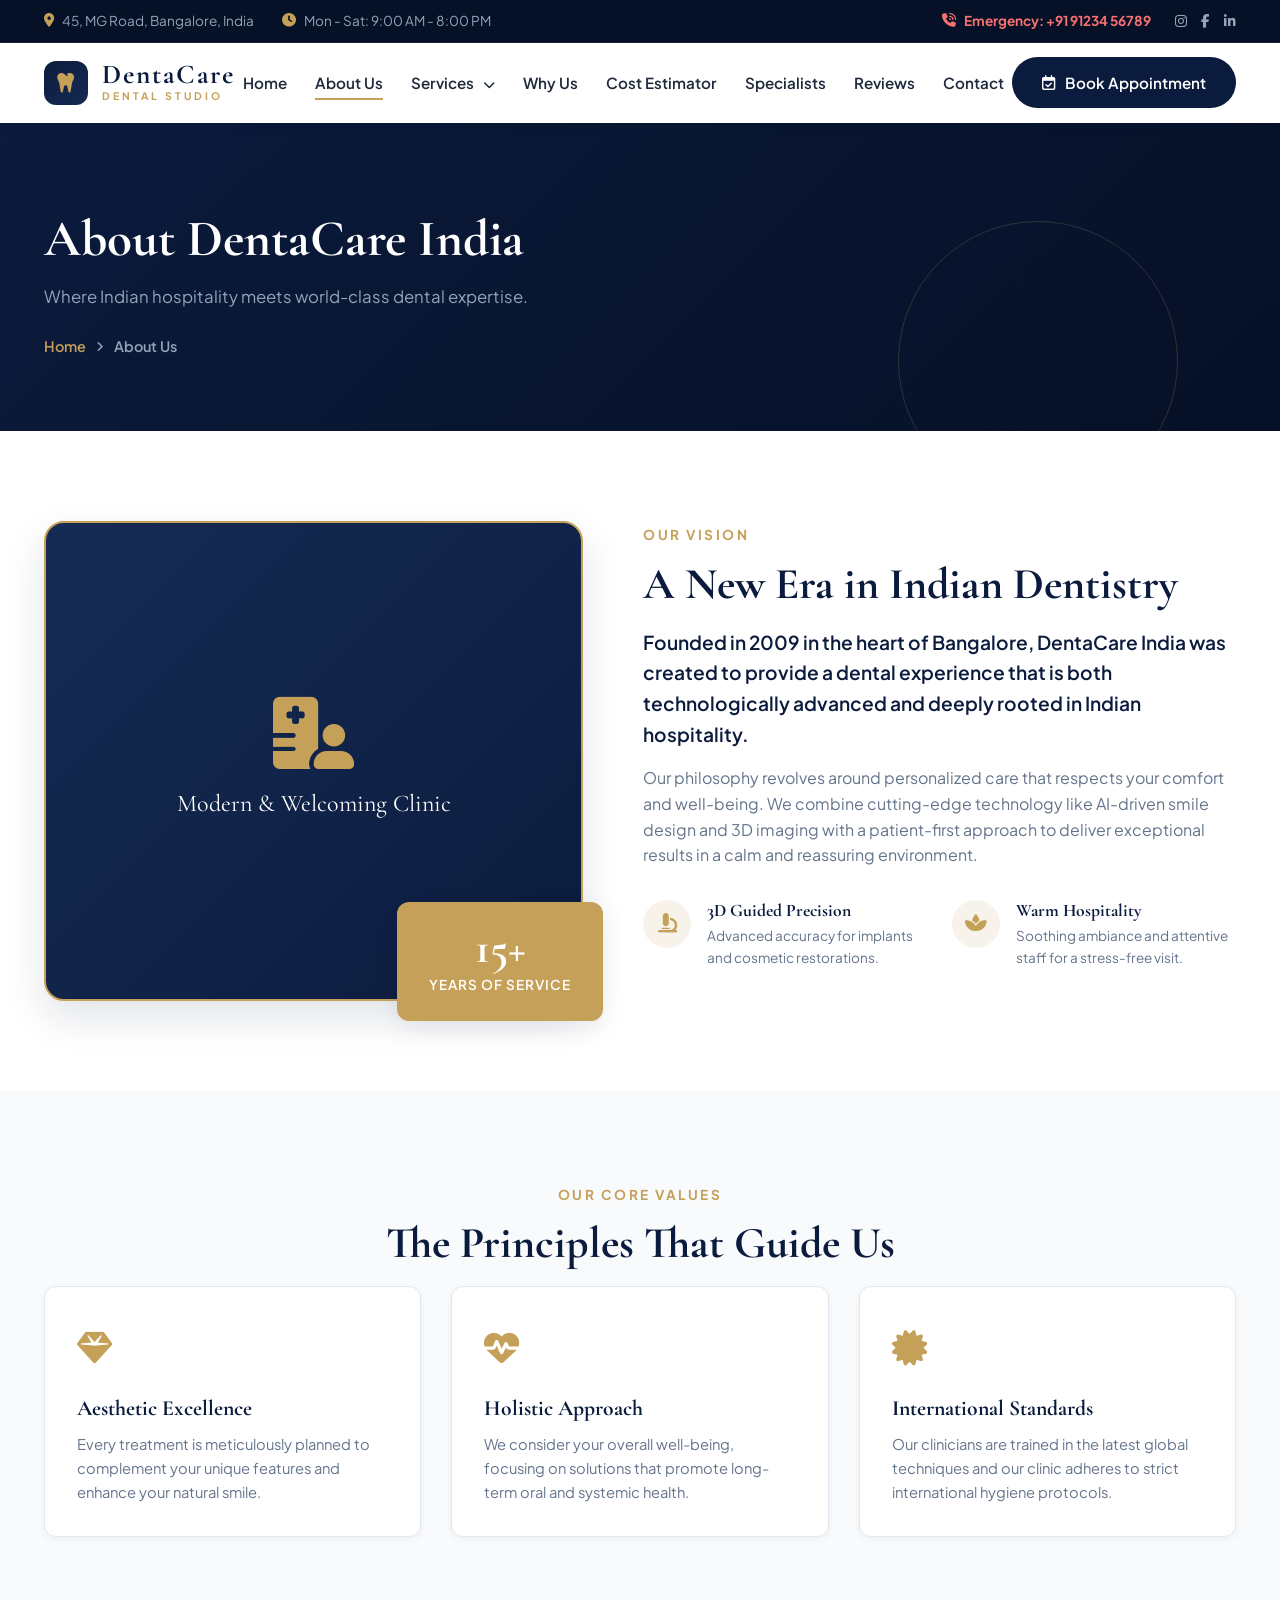
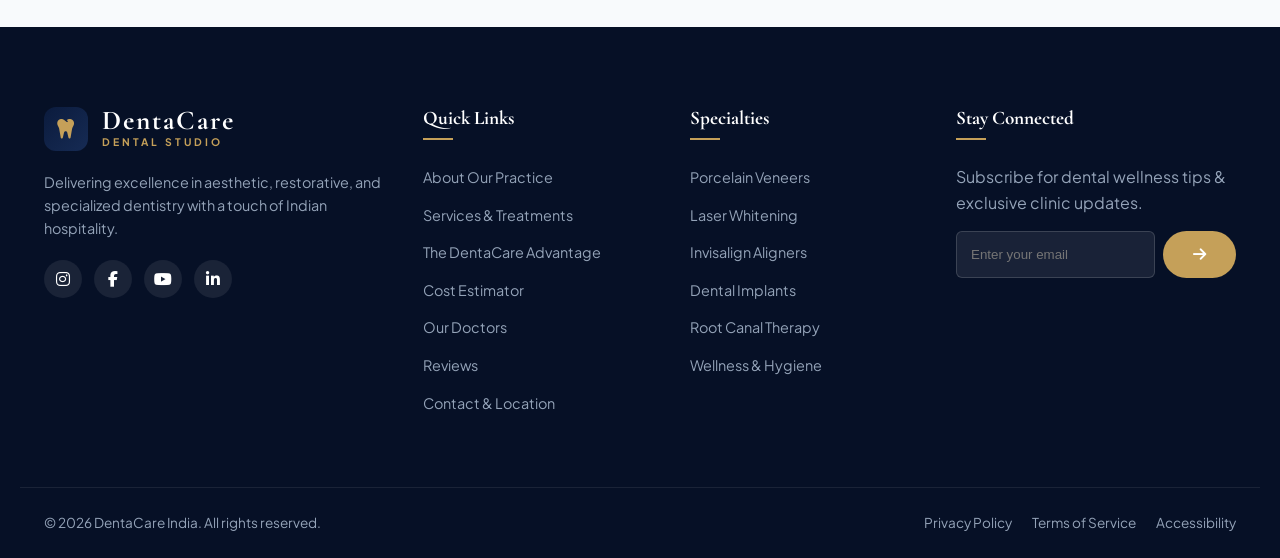
<file: dental/about.html>
<!DOCTYPE html>
<html lang="en">
<head>
    <meta charset="UTF-8">
    <meta name="viewport" content="width=device-width, initial-scale=1.0">
    <title>About Us | DentaCare India</title>
    <link rel="preconnect" href="https://fonts.googleapis.com">
    <link rel="preconnect" href="https://fonts.gstatic.com" crossorigin>
    <link href="https://fonts.googleapis.com/css2?family=Cormorant+Garamond:wght@400;500;600;700&family=Plus+Jakarta+Sans:wght@300;400;500;600;700&display=swap" rel="stylesheet">
    <link rel="stylesheet" href="https://cdnjs.cloudflare.com/ajax/libs/font-awesome/6.4.0/css/all.min.css">
    <link rel="stylesheet" href="css/styles.css">
</head>
<body>
    <a class="skip-link" href="#main-content">Skip to main content</a>
    <button class="scroll-top-btn" id="scroll-top-btn" aria-label="Back to top">
        <i class="fa-solid fa-arrow-up"></i>
    </button>

    <!-- Top Emergency & Info Banner -->
    <div class="top-bar">
        <div class="container top-bar-content">
            <div class="top-info">
                <span><i class="fa-solid fa-location-dot"></i> 45, MG Road, Bangalore, India</span>
                <span><i class="fa-solid fa-clock"></i> Mon - Sat: 9:00 AM - 8:00 PM</span>
            </div>
            <div class="top-actions">
                <a href="tel:+919123456789" class="emergency-link"><i class="fa-solid fa-phone-volume"></i> Emergency: +91 91234 56789</a>
                <div class="social-mini">
                    <a href="#"><i class="fa-brands fa-instagram"></i></a>
                    <a href="#"><i class="fa-brands fa-facebook-f"></i></a>
                    <a href="#"><i class="fa-brands fa-linkedin-in"></i></a>
                </div>
            </div>
        </div>
    </div>

    <!-- Navigation Header -->
    <header class="navbar-header" id="navbar">
        <div class="container navbar-container">
            <a href="index.html" class="brand-logo">
                <div class="logo-icon"><i class="fa-solid fa-tooth"></i></div>
                <div class="logo-text">
                    <span class="brand-name">DentaCare</span>
                    <span class="brand-sub">DENTAL STUDIO</span>
                </div>
            </a>

            <nav class="nav-menu" id="nav-menu">
                <ul class="nav-list">
                    <li><a href="index.html" class="nav-link">Home</a></li>
                    <li><a href="about.html" class="nav-link active">About Us</a></li>
                    <li class="nav-item has-dropdown">
                        <a href="services.html" class="nav-link dropdown-toggle">Services <i class="fa-solid fa-chevron-down"></i></a>
                        <div class="dropdown-menu">
                            <a href="services/veneers.html" class="dropdown-link">Veneers & Smile Design</a>
                            <a href="services/whitening.html" class="dropdown-link">Laser Teeth Whitening</a>
                            <a href="services/invisalign.html" class="dropdown-link">Invisalign Clear Aligners</a>
                            <a href="services/implants.html" class="dropdown-link">Dental Implants</a>
                            <a href="services/root-canal.html" class="dropdown-link">Root Canal Therapy</a>
                            <a href="services/hygiene.html" class="dropdown-link">Wellness & Hygiene</a>
                        </div>
                    </li>
                    <li><a href="why-us.html" class="nav-link">Why Us</a></li>
                    <li><a href="index.html#estimator" class="nav-link">Cost Estimator</a></li>
                    <li><a href="team.html" class="nav-link">Specialists</a></li>
                    <li><a href="testimonials.html" class="nav-link">Reviews</a></li>
                    <li><a href="contact.html" class="nav-link">Contact</a></li>
                </ul>
            </nav>

            <div class="nav-cta-wrapper">
                <button class="btn btn-primary open-booking-modal" id="book-nav-btn">
                    <i class="fa-regular fa-calendar-check"></i> Book Appointment
                </button>
                <button class="hamburger-menu" id="hamburger-btn" aria-label="Toggle navigation">
                    <i class="fa-solid fa-bars"></i>
                </button>
            </div>
        </div>
    </header>

    <main id="main-content">
<div class="subpage-header">
        <div class="container">
            <h1>About DentaCare India</h1>
            <p>Where Indian hospitality meets world-class dental expertise.</p>
            <div class="breadcrumb">
                <a href="index.html">Home</a> <i class="fa-solid fa-angle-right"></i> <span>About Us</span>
            </div>
        </div>
    </div>

    <section class="section-padding about-section">
        <div class="container about-grid">
            <div class="about-image-wrapper">
                <div class="image-frame">
                    <div class="about-img-placeholder">
                        <i class="fa-solid fa-hospital-user"></i>
                        <span>Modern & Welcoming Clinic</span>
                    </div>
                </div>
                <div class="experience-badge">
                    <span class="exp-num">15+</span>
                    <span class="exp-text">Years Of Service</span>
                </div>
            </div>

            <div class="about-content">
                <div class="section-subtitle">OUR VISION</div>
                <h2 class="section-title">A New Era in Indian Dentistry</h2>
                <p class="lead-text">
                    Founded in 2009 in the heart of Bangalore, DentaCare India was created to provide a dental experience that is both technologically advanced and deeply rooted in Indian hospitality.
                </p>
                <p class="body-text">
                    Our philosophy revolves around personalized care that respects your comfort and well-being. We combine cutting-edge technology like AI-driven smile design and 3D imaging with a patient-first approach to deliver exceptional results in a calm and reassuring environment.
                </p>

                <div class="about-features">
                    <div class="feature-box">
                        <div class="feat-icon"><i class="fa-solid fa-microscope"></i></div>
                        <div class="feat-info">
                            <h4>3D Guided Precision</h4>
                            <p>Advanced accuracy for implants and cosmetic restorations.</p>
                        </div>
                    </div>
                    <div class="feature-box">
                        <div class="feat-icon"><i class="fa-solid fa-spa"></i></div>
                        <div class="feat-info">
                            <h4>Warm Hospitality</h4>
                            <p>Soothing ambiance and attentive staff for a stress-free visit.</p>
                        </div>
                    </div>
                </div>
            </div>
        </div>
    </section>

    <!-- Clinic Values -->
    <section class="section-padding bg-light">
        <div class="container">
            <div class="section-header text-center">
                <span class="section-subtitle">OUR CORE VALUES</span>
                <h2 class="section-title">The Principles That Guide Us</h2>
            </div>

            <div class="why-us-grid">
                <div class="why-card">
                    <div class="why-icon"><i class="fa-solid fa-gem"></i></div>
                    <h3>Aesthetic Excellence</h3>
                    <p>Every treatment is meticulously planned to complement your unique features and enhance your natural smile.</p>
                </div>
                <div class="why-card">
                    <div class="why-icon"><i class="fa-solid fa-heart-pulse"></i></div>
                    <h3>Holistic Approach</h3>
                    <p>We consider your overall well-being, focusing on solutions that promote long-term oral and systemic health.</p>
                </div>
                <div class="why-card">
                    <div class="why-icon"><i class="fa-solid fa-certificate"></i></div>
                    <h3>International Standards</h3>
                    <p>Our clinicians are trained in the latest global techniques and our clinic adheres to strict international hygiene protocols.</p>
                </div>
            </div>
        </div>
    </section>
    </main>

    <!-- Footer -->
    <footer class="footer">
        <div class="container footer-content">
            <div class="footer-col brand-col">
                <a href="index.html" class="brand-logo footer-logo">
                    <div class="logo-icon"><i class="fa-solid fa-tooth"></i></div>
                    <div class="logo-text">
                        <span class="brand-name">DentaCare</span>
                        <span class="brand-sub">DENTAL STUDIO</span>
                    </div>
                </a>
                <p>Delivering excellence in aesthetic, restorative, and specialized dentistry with a touch of Indian hospitality.</p>
                <div class="social-links">
                    <a href="#"><i class="fa-brands fa-instagram"></i></a>
                    <a href="#"><i class="fa-brands fa-facebook-f"></i></a>
                    <a href="#"><i class="fa-brands fa-youtube"></i></a>
                    <a href="#"><i class="fa-brands fa-linkedin-in"></i></a>
                </div>
            </div>

            <div class="footer-col">
                <h4>Quick Links</h4>
                <ul>
                    <li><a href="about.html">About Our Practice</a></li>
                    <li><a href="services.html">Services & Treatments</a></li>
                    <li><a href="why-us.html">The DentaCare Advantage</a></li>
                    <li><a href="index.html#estimator">Cost Estimator</a></li>
                    <li><a href="team.html">Our Doctors</a></li>
                    <li><a href="testimonials.html">Reviews</a></li>
                    <li><a href="contact.html">Contact & Location</a></li>
                </ul>
            </div>

            <div class="footer-col">
                <h4>Specialties</h4>
                <ul>
                    <li><a href="services/veneers.html">Porcelain Veneers</a></li>
                    <li><a href="services/whitening.html">Laser Whitening</a></li>
                    <li><a href="services/invisalign.html">Invisalign Aligners</a></li>
                    <li><a href="services/implants.html">Dental Implants</a></li>
                    <li><a href="services/root-canal.html">Root Canal Therapy</a></li>
                    <li><a href="services/hygiene.html">Wellness & Hygiene</a></li>
                </ul>
            </div>

            <div class="footer-col">
                <h4>Stay Connected</h4>
                <p>Subscribe for dental wellness tips & exclusive clinic updates.</p>
                <form class="newsletter-form" id="newsletter-form">
                    <input type="email" placeholder="Enter your email" required>
                    <button type="submit" class="btn btn-gold"><i class="fa-solid fa-arrow-right"></i></button>
                </form>
            </div>
        </div>

        <div class="footer-bottom">
            <div class="container footer-bottom-flex">
                <p>&copy; 2026 DentaCare India. All rights reserved.</p>
                <div class="legal-links">
                    <a href="#">Privacy Policy</a>
                    <a href="#">Terms of Service</a>
                    <a href="#">Accessibility</a>
                </div>
            </div>
        </div>
    </footer>

    <!-- Interactive Appointment Booking Modal -->
    <div class="modal-overlay" id="booking-modal">
        <div class="modal-container">
            <button class="modal-close" id="modal-close-btn">&times;</button>
            <div class="modal-header">
                <h2>Book Your Consultation</h2>
                <p>Complete the steps below to reserve your appointment at DentaCare India.</p>
            </div>

            <div class="modal-body">
                <div class="booking-steps-indicator">
                    <div class="step-badge active" id="step-badge-1">1. Treatment</div>
                    <div class="step-badge" id="step-badge-2">2. Schedule</div>
                    <div class="step-badge" id="step-badge-3">3. Patient Details</div>
                </div>

                <form id="full-booking-form">
                    <div class="booking-step-content active" id="booking-step-1">
                        <div class="form-group">
                            <label for="modal-service">Select Treatment Service</label>
                            <select id="modal-service" required>
                                <option value="" disabled selected>Choose a Service</option>
                                <option value="Veneers & Smile Design">Digital Smile Design & Veneers</option>
                                <option value="Laser Whitening">Laser Teeth Whitening</option>
                                <option value="Invisalign">Invisalign® Clear Aligners</option>
                                <option value="Dental Implants">Dental Implants</option>
                                <option value="Root Canal Therapy">Painless Root Canal Therapy</option>
                                <option value="Checkup & Hygiene">Comprehensive Checkup & Hygiene</option>
                                <option value="Emergency Care">Emergency Dental Care</option>
                            </select>
                        </div>

                        <div class="form-group">
                            <label for="modal-doctor">Preferred Specialist (Optional)</label>
                            <select id="modal-doctor">
                                <option value="Any Available Specialist">First Available Specialist</option>
                                <option value="Dr. Rajesh Sharma">Dr. Rajesh Sharma (Cosmetic Specialist)</option>
                                <option value="Dr. Priya Patel">Dr. Priya Patel (Implantologist)</option>
                                <option value="Dr. Amit Singh">Dr. Amit Singh (Orthodontist)</option>
                            </select>
                        </div>

                        <button type="button" class="btn btn-primary btn-block next-step-btn" data-next="2">
                            Next: Select Date & Time <i class="fa-solid fa-arrow-right"></i>
                        </button>
                    </div>

                    <div class="booking-step-content" id="booking-step-2">
                        <div class="form-group">
                            <label for="modal-date">Preferred Date</label>
                            <input type="date" id="modal-date" required>
                        </div>

                        <div class="form-group">
                            <label>Preferred Time Slot</label>
                            <div class="time-slots-grid">
                                <label class="time-slot"><input type="radio" name="timeslot" value="09:00 AM" checked> 09:00 AM</label>
                                <label class="time-slot"><input type="radio" name="timeslot" value="11:00 AM"> 11:00 AM</label>
                                <label class="time-slot"><input type="radio" name="timeslot" value="02:00 PM"> 02:00 PM</label>
                                <label class="time-slot"><input type="radio" name="timeslot" value="04:30 PM"> 04:30 PM</label>
                            </div>
                        </div>

                        <div class="form-buttons-flex">
                            <button type="button" class="btn btn-outline prev-step-btn" data-prev="1">Back</button>
                            <button type="button" class="btn btn-primary next-step-btn" data-next="3">Next: Patient Info <i class="fa-solid fa-arrow-right"></i></button>
                        </div>
                    </div>

                    <div class="booking-step-content" id="booking-step-3">
                        <div class="form-row">
                            <div class="form-group">
                                <label for="patient-name">Full Name *</label>
                                <input type="text" id="patient-name" placeholder="e.g. Anjali Rao" required>
                            </div>
                            <div class="form-group">
                                <label for="patient-phone">Phone Number *</label>
                                <input type="tel" id="patient-phone" placeholder="+91 91234 56789" required>
                            </div>
                        </div>

                        <div class="form-group">
                            <label for="patient-email">Email Address *</label>
                            <input type="email" id="patient-email" placeholder="anjali@example.com" required>
                        </div>

                        <div class="form-group">
                            <label for="patient-notes">Notes or Special Requests (Optional)</label>
                            <textarea id="patient-notes" rows="2" placeholder="Mention any dental anxiety, insurance, or specific concerns..."></textarea>
                        </div>

                        <div class="form-buttons-flex">
                            <button type="button" class="btn btn-outline prev-step-btn" data-prev="2">Back</button>
                            <button type="submit" class="btn btn-gold">
                                <i class="fa-solid fa-check-circle"></i> Confirm Booking
                            </button>
                        </div>
                    </div>
                </form>

                <div class="booking-success-view" id="booking-success-view">
                    <div class="success-icon"><i class="fa-solid fa-circle-check"></i></div>
                    <h3>Appointment Confirmed!</h3>
                    <p>Thank you, <span id="conf-name">Patient</span>. Your reservation has been recorded.</p>

                    <div class="confirmation-details-box">
                        <div class="conf-row"><span>Booking Ref:</span> <strong id="conf-ref">#DentaCare-8921</strong></div>
                        <div class="conf-row"><span>Service:</span> <strong id="conf-service">Veneers</strong></div>
                        <div class="conf-row"><span>Specialist:</span> <strong id="conf-doctor">Dr. Rajesh Sharma</strong></div>
                        <div class="conf-row"><span>Date & Time:</span> <strong id="conf-datetime">Oct 12, 2026 at 11:00 AM</strong></div>
                    </div>

                    <p class="sub-text">A confirmation email and SMS reminder will be sent to your contact details shortly.</p>
                    <button class="btn btn-primary" id="success-close-btn">Done & Return</button>
                </div>
            </div>
        </div>
    </div>

    <div class="toast-container" id="toast-container"></div>
    <script src="js/script.js"></script>
</body>
</html>
</file>
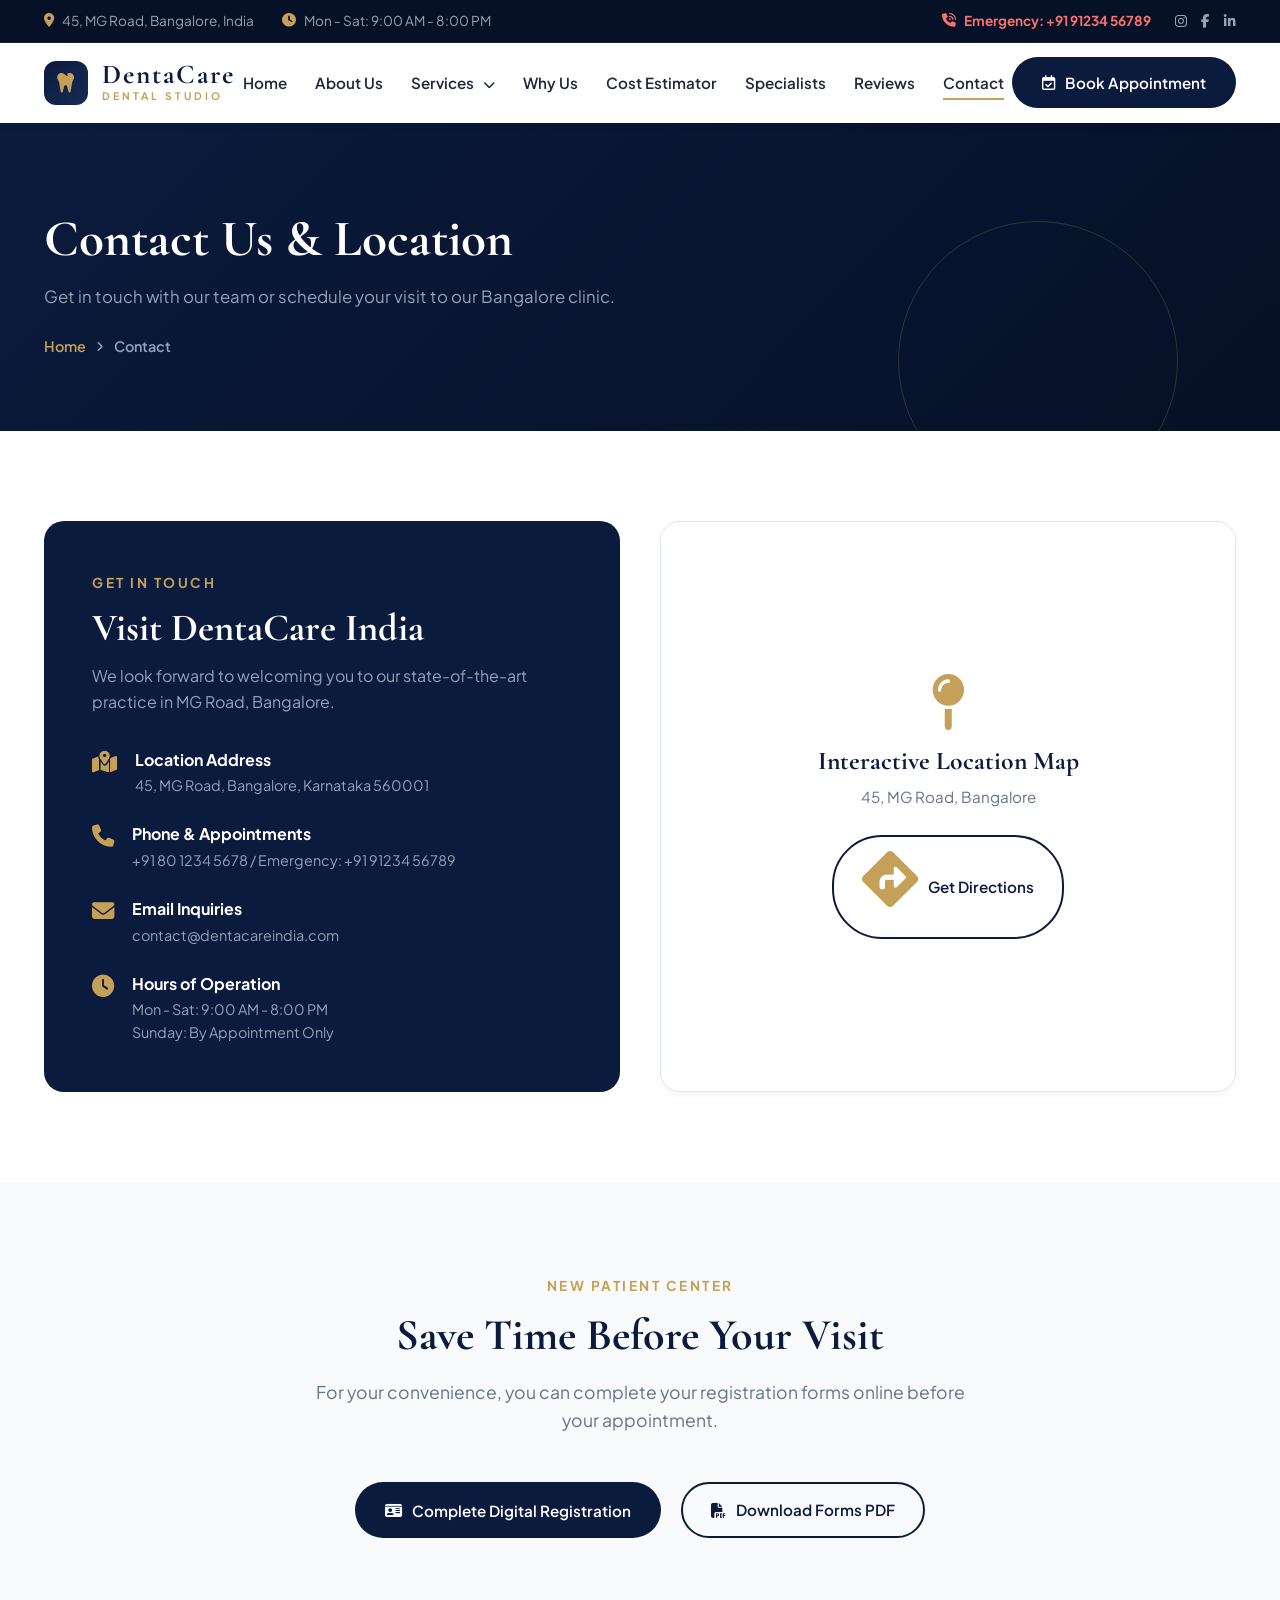
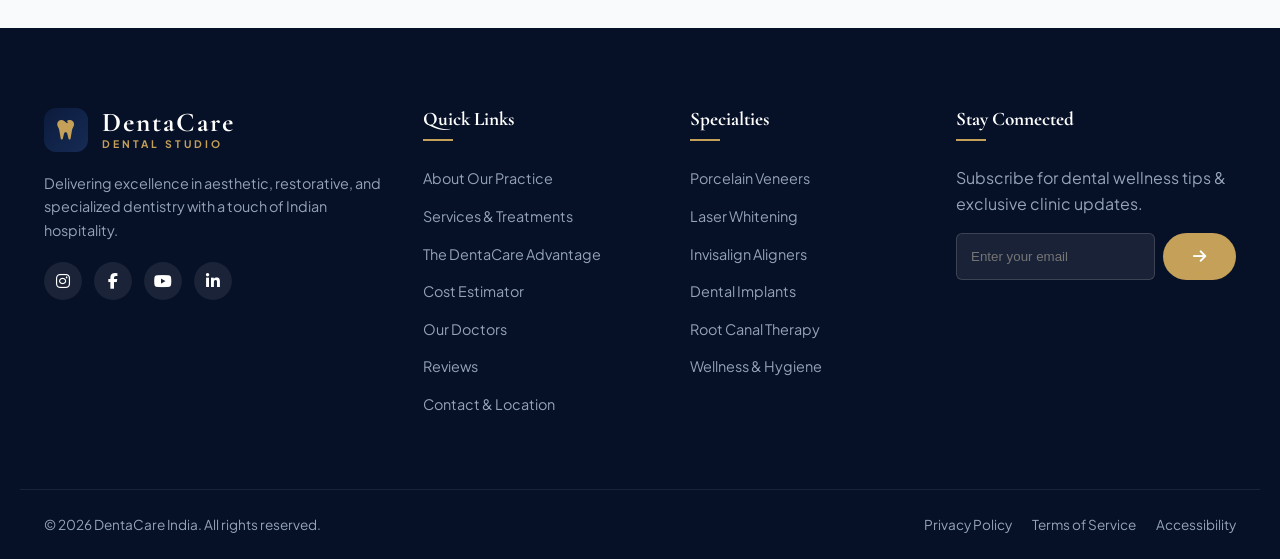
<file: dental/contact.html>
<!DOCTYPE html>
<html lang="en">
<head>
    <meta charset="UTF-8">
    <meta name="viewport" content="width=device-width, initial-scale=1.0">
    <title>Contact Us & Location | DentaCare India</title>
    <link rel="preconnect" href="https://fonts.googleapis.com">
    <link rel="preconnect" href="https://fonts.gstatic.com" crossorigin>
    <link href="https://fonts.googleapis.com/css2?family=Cormorant+Garamond:wght@400;500;600;700&family=Plus+Jakarta+Sans:wght@300;400;500;600;700&display=swap" rel="stylesheet">
    <link rel="stylesheet" href="https://cdnjs.cloudflare.com/ajax/libs/font-awesome/6.4.0/css/all.min.css">
    <link rel="stylesheet" href="css/styles.css">
</head>
<body>
    <a class="skip-link" href="#main-content">Skip to main content</a>
    <button class="scroll-top-btn" id="scroll-top-btn" aria-label="Back to top">
        <i class="fa-solid fa-arrow-up"></i>
    </button>

    <!-- Top Emergency & Info Banner -->
    <div class="top-bar">
        <div class="container top-bar-content">
            <div class="top-info">
                <span><i class="fa-solid fa-location-dot"></i> 45, MG Road, Bangalore, India</span>
                <span><i class="fa-solid fa-clock"></i> Mon - Sat: 9:00 AM - 8:00 PM</span>
            </div>
            <div class="top-actions">
                <a href="tel:+919123456789" class="emergency-link"><i class="fa-solid fa-phone-volume"></i> Emergency: +91 91234 56789</a>
                <div class="social-mini">
                    <a href="#"><i class="fa-brands fa-instagram"></i></a>
                    <a href="#"><i class="fa-brands fa-facebook-f"></i></a>
                    <a href="#"><i class="fa-brands fa-linkedin-in"></i></a>
                </div>
            </div>
        </div>
    </div>

    <!-- Navigation Header -->
    <header class="navbar-header" id="navbar">
        <div class="container navbar-container">
            <a href="index.html" class="brand-logo">
                <div class="logo-icon"><i class="fa-solid fa-tooth"></i></div>
                <div class="logo-text">
                    <span class="brand-name">DentaCare</span>
                    <span class="brand-sub">DENTAL STUDIO</span>
                </div>
            </a>

            <nav class="nav-menu" id="nav-menu">
                <ul class="nav-list">
                    <li><a href="index.html" class="nav-link">Home</a></li>
                    <li><a href="about.html" class="nav-link">About Us</a></li>
                    <li class="nav-item has-dropdown">
                        <a href="services.html" class="nav-link dropdown-toggle">Services <i class="fa-solid fa-chevron-down"></i></a>
                        <div class="dropdown-menu">
                            <a href="services/veneers.html" class="dropdown-link">Veneers & Smile Design</a>
                            <a href="services/whitening.html" class="dropdown-link">Laser Teeth Whitening</a>
                            <a href="services/invisalign.html" class="dropdown-link">Invisalign Clear Aligners</a>
                            <a href="services/implants.html" class="dropdown-link">Dental Implants</a>
                            <a href="services/root-canal.html" class="dropdown-link">Root Canal Therapy</a>
                            <a href="services/hygiene.html" class="dropdown-link">Wellness & Hygiene</a>
                        </div>
                    </li>
                    <li><a href="why-us.html" class="nav-link">Why Us</a></li>
                    <li><a href="index.html#estimator" class="nav-link">Cost Estimator</a></li>
                    <li><a href="team.html" class="nav-link">Specialists</a></li>
                    <li><a href="testimonials.html" class="nav-link">Reviews</a></li>
                    <li><a href="contact.html" class="nav-link active">Contact</a></li>
                </ul>
            </nav>

            <div class="nav-cta-wrapper">
                <button class="btn btn-primary open-booking-modal" id="book-nav-btn">
                    <i class="fa-regular fa-calendar-check"></i> Book Appointment
                </button>
                <button class="hamburger-menu" id="hamburger-btn" aria-label="Toggle navigation">
                    <i class="fa-solid fa-bars"></i>
                </button>
            </div>
        </div>
    </header>

    <main id="main-content">
<div class="subpage-header">
        <div class="container">
            <h1>Contact Us & Location</h1>
            <p>Get in touch with our team or schedule your visit to our Bangalore clinic.</p>
            <div class="breadcrumb">
                <a href="index.html">Home</a> <i class="fa-solid fa-angle-right"></i> <span>Contact</span>
            </div>
        </div>
    </div>

    <section class="section-padding">
        <div class="container">
            <div class="contact-grid">
                <div class="contact-info-card">
                    <span class="section-subtitle">GET IN TOUCH</span>
                    <h2>Visit DentaCare India</h2>
                    <p>We look forward to welcoming you to our state-of-the-art practice in MG Road, Bangalore.</p>

                    <div class="info-list">
                        <div class="info-item">
                            <i class="fa-solid fa-map-location-dot"></i>
                            <div>
                                <strong>Location Address</strong>
                                <p>45, MG Road, Bangalore, Karnataka 560001</p>
                            </div>
                        </div>

                        <div class="info-item">
                            <i class="fa-solid fa-phone"></i>
                            <div>
                                <strong>Phone & Appointments</strong>
                                <p>+91 80 1234 5678 / Emergency: +91 91234 56789</p>
                            </div>
                        </div>

                        <div class="info-item">
                            <i class="fa-solid fa-envelope"></i>
                            <div>
                                <strong>Email Inquiries</strong>
                                <p>contact@dentacareindia.com</p>
                            </div>
                        </div>

                        <div class="info-item">
                            <i class="fa-solid fa-clock"></i>
                            <div>
                                <strong>Hours of Operation</strong>
                                <p>Mon - Sat: 9:00 AM - 8:00 PM<br>Sunday: By Appointment Only</p>
                            </div>
                        </div>
                    </div>
                </div>

                <div class="contact-map-wrapper">
                    <div class="map-placeholder">
                        <i class="fa-solid fa-map-pin"></i>
                        <h3>Interactive Location Map</h3>
                        <p>45, MG Road, Bangalore</p>
                        <a href="https://maps.google.com" target="_blank" rel="noopener" class="btn btn-outline" style="margin-top: 10px;">
                            <i class="fa-solid fa-diamond-turn-right"></i> Get Directions
                        </a>
                    </div>
                </div>
            </div>
        </div>
    </section>

    <!-- Digital Patient Forms Section -->
    <section class="section-padding bg-light">
        <div class="container text-center">
            <span class="section-subtitle">NEW PATIENT CENTER</span>
            <h2 class="section-title">Save Time Before Your Visit</h2>
            <p class="section-description">For your convenience, you can complete your registration forms online before your appointment.</p>
            
            <div style="display: flex; justify-content: center; gap: 20px; flex-wrap: wrap; margin-top: 20px;">
                <button class="btn btn-primary open-booking-modal"><i class="fa-solid fa-id-card"></i> Complete Digital Registration</button>
                <a href="#" class="btn btn-outline" onclick="alert('Downloading Patient Forms PDF...'); return false;"><i class="fa-solid fa-file-pdf"></i> Download Forms PDF</a>
            </div>
        </div>
    </section>
    </main>

    <!-- Footer -->
    <footer class="footer">
        <div class="container footer-content">
            <div class="footer-col brand-col">
                <a href="index.html" class="brand-logo footer-logo">
                    <div class="logo-icon"><i class="fa-solid fa-tooth"></i></div>
                    <div class="logo-text">
                        <span class="brand-name">DentaCare</span>
                        <span class="brand-sub">DENTAL STUDIO</span>
                    </div>
                </a>
                <p>Delivering excellence in aesthetic, restorative, and specialized dentistry with a touch of Indian hospitality.</p>
                <div class="social-links">
                    <a href="#"><i class="fa-brands fa-instagram"></i></a>
                    <a href="#"><i class="fa-brands fa-facebook-f"></i></a>
                    <a href="#"><i class="fa-brands fa-youtube"></i></a>
                    <a href="#"><i class="fa-brands fa-linkedin-in"></i></a>
                </div>
            </div>

            <div class="footer-col">
                <h4>Quick Links</h4>
                <ul>
                    <li><a href="about.html">About Our Practice</a></li>
                    <li><a href="services.html">Services & Treatments</a></li>
                    <li><a href="why-us.html">The DentaCare Advantage</a></li>
                    <li><a href="index.html#estimator">Cost Estimator</a></li>
                    <li><a href="team.html">Our Doctors</a></li>
                    <li><a href="testimonials.html">Reviews</a></li>
                    <li><a href="contact.html">Contact & Location</a></li>
                </ul>
            </div>

            <div class="footer-col">
                <h4>Specialties</h4>
                <ul>
                    <li><a href="services/veneers.html">Porcelain Veneers</a></li>
                    <li><a href="services/whitening.html">Laser Whitening</a></li>
                    <li><a href="services/invisalign.html">Invisalign Aligners</a></li>
                    <li><a href="services/implants.html">Dental Implants</a></li>
                    <li><a href="services/root-canal.html">Root Canal Therapy</a></li>
                    <li><a href="services/hygiene.html">Wellness & Hygiene</a></li>
                </ul>
            </div>

            <div class="footer-col">
                <h4>Stay Connected</h4>
                <p>Subscribe for dental wellness tips & exclusive clinic updates.</p>
                <form class="newsletter-form" id="newsletter-form">
                    <input type="email" placeholder="Enter your email" required>
                    <button type="submit" class="btn btn-gold"><i class="fa-solid fa-arrow-right"></i></button>
                </form>
            </div>
        </div>

        <div class="footer-bottom">
            <div class="container footer-bottom-flex">
                <p>&copy; 2026 DentaCare India. All rights reserved.</p>
                <div class="legal-links">
                    <a href="#">Privacy Policy</a>
                    <a href="#">Terms of Service</a>
                    <a href="#">Accessibility</a>
                </div>
            </div>
        </div>
    </footer>

    <!-- Interactive Appointment Booking Modal -->
    <div class="modal-overlay" id="booking-modal">
        <div class="modal-container">
            <button class="modal-close" id="modal-close-btn">&times;</button>
            <div class="modal-header">
                <h2>Book Your Consultation</h2>
                <p>Complete the steps below to reserve your appointment at DentaCare India.</p>
            </div>

            <div class="modal-body">
                <div class="booking-steps-indicator">
                    <div class="step-badge active" id="step-badge-1">1. Treatment</div>
                    <div class="step-badge" id="step-badge-2">2. Schedule</div>
                    <div class="step-badge" id="step-badge-3">3. Patient Details</div>
                </div>

                <form id="full-booking-form">
                    <div class="booking-step-content active" id="booking-step-1">
                        <div class="form-group">
                            <label for="modal-service">Select Treatment Service</label>
                            <select id="modal-service" required>
                                <option value="" disabled selected>Choose a Service</option>
                                <option value="Veneers & Smile Design">Digital Smile Design & Veneers</option>
                                <option value="Laser Whitening">Laser Teeth Whitening</option>
                                <option value="Invisalign">Invisalign® Clear Aligners</option>
                                <option value="Dental Implants">Dental Implants</option>
                                <option value="Root Canal Therapy">Painless Root Canal Therapy</option>
                                <option value="Checkup & Hygiene">Comprehensive Checkup & Hygiene</option>
                                <option value="Emergency Care">Emergency Dental Care</option>
                            </select>
                        </div>

                        <div class="form-group">
                            <label for="modal-doctor">Preferred Specialist (Optional)</label>
                            <select id="modal-doctor">
                                <option value="Any Available Specialist">First Available Specialist</option>
                                <option value="Dr. Rajesh Sharma">Dr. Rajesh Sharma (Cosmetic Specialist)</option>
                                <option value="Dr. Priya Patel">Dr. Priya Patel (Implantologist)</option>
                                <option value="Dr. Amit Singh">Dr. Amit Singh (Orthodontist)</option>
                            </select>
                        </div>

                        <button type="button" class="btn btn-primary btn-block next-step-btn" data-next="2">
                            Next: Select Date & Time <i class="fa-solid fa-arrow-right"></i>
                        </button>
                    </div>

                    <div class="booking-step-content" id="booking-step-2">
                        <div class="form-group">
                            <label for="modal-date">Preferred Date</label>
                            <input type="date" id="modal-date" required>
                        </div>

                        <div class="form-group">
                            <label>Preferred Time Slot</label>
                            <div class="time-slots-grid">
                                <label class="time-slot"><input type="radio" name="timeslot" value="09:00 AM" checked> 09:00 AM</label>
                                <label class="time-slot"><input type="radio" name="timeslot" value="11:00 AM"> 11:00 AM</label>
                                <label class="time-slot"><input type="radio" name="timeslot" value="02:00 PM"> 02:00 PM</label>
                                <label class="time-slot"><input type="radio" name="timeslot" value="04:30 PM"> 04:30 PM</label>
                            </div>
                        </div>

                        <div class="form-buttons-flex">
                            <button type="button" class="btn btn-outline prev-step-btn" data-prev="1">Back</button>
                            <button type="button" class="btn btn-primary next-step-btn" data-next="3">Next: Patient Info <i class="fa-solid fa-arrow-right"></i></button>
                        </div>
                    </div>

                    <div class="booking-step-content" id="booking-step-3">
                        <div class="form-row">
                            <div class="form-group">
                                <label for="patient-name">Full Name *</label>
                                <input type="text" id="patient-name" placeholder="e.g. Anjali Rao" required>
                            </div>
                            <div class="form-group">
                                <label for="patient-phone">Phone Number *</label>
                                <input type="tel" id="patient-phone" placeholder="+91 91234 56789" required>
                            </div>
                        </div>

                        <div class="form-group">
                            <label for="patient-email">Email Address *</label>
                            <input type="email" id="patient-email" placeholder="anjali@example.com" required>
                        </div>

                        <div class="form-group">
                            <label for="patient-notes">Notes or Special Requests (Optional)</label>
                            <textarea id="patient-notes" rows="2" placeholder="Mention any dental anxiety, insurance, or specific concerns..."></textarea>
                        </div>

                        <div class="form-buttons-flex">
                            <button type="button" class="btn btn-outline prev-step-btn" data-prev="2">Back</button>
                            <button type="submit" class="btn btn-gold">
                                <i class="fa-solid fa-check-circle"></i> Confirm Booking
                            </button>
                        </div>
                    </div>
                </form>

                <div class="booking-success-view" id="booking-success-view">
                    <div class="success-icon"><i class="fa-solid fa-circle-check"></i></div>
                    <h3>Appointment Confirmed!</h3>
                    <p>Thank you, <span id="conf-name">Patient</span>. Your reservation has been recorded.</p>

                    <div class="confirmation-details-box">
                        <div class="conf-row"><span>Booking Ref:</span> <strong id="conf-ref">#DentaCare-8921</strong></div>
                        <div class="conf-row"><span>Service:</span> <strong id="conf-service">Veneers</strong></div>
                        <div class="conf-row"><span>Specialist:</span> <strong id="conf-doctor">Dr. Rajesh Sharma</strong></div>
                        <div class="conf-row"><span>Date & Time:</span> <strong id="conf-datetime">Oct 12, 2026 at 11:00 AM</strong></div>
                    </div>

                    <p class="sub-text">A confirmation email and SMS reminder will be sent to your contact details shortly.</p>
                    <button class="btn btn-primary" id="success-close-btn">Done & Return</button>
                </div>
            </div>
        </div>
    </div>

    <div class="toast-container" id="toast-container"></div>
    <script src="js/script.js"></script>
</body>
</html>
</file>
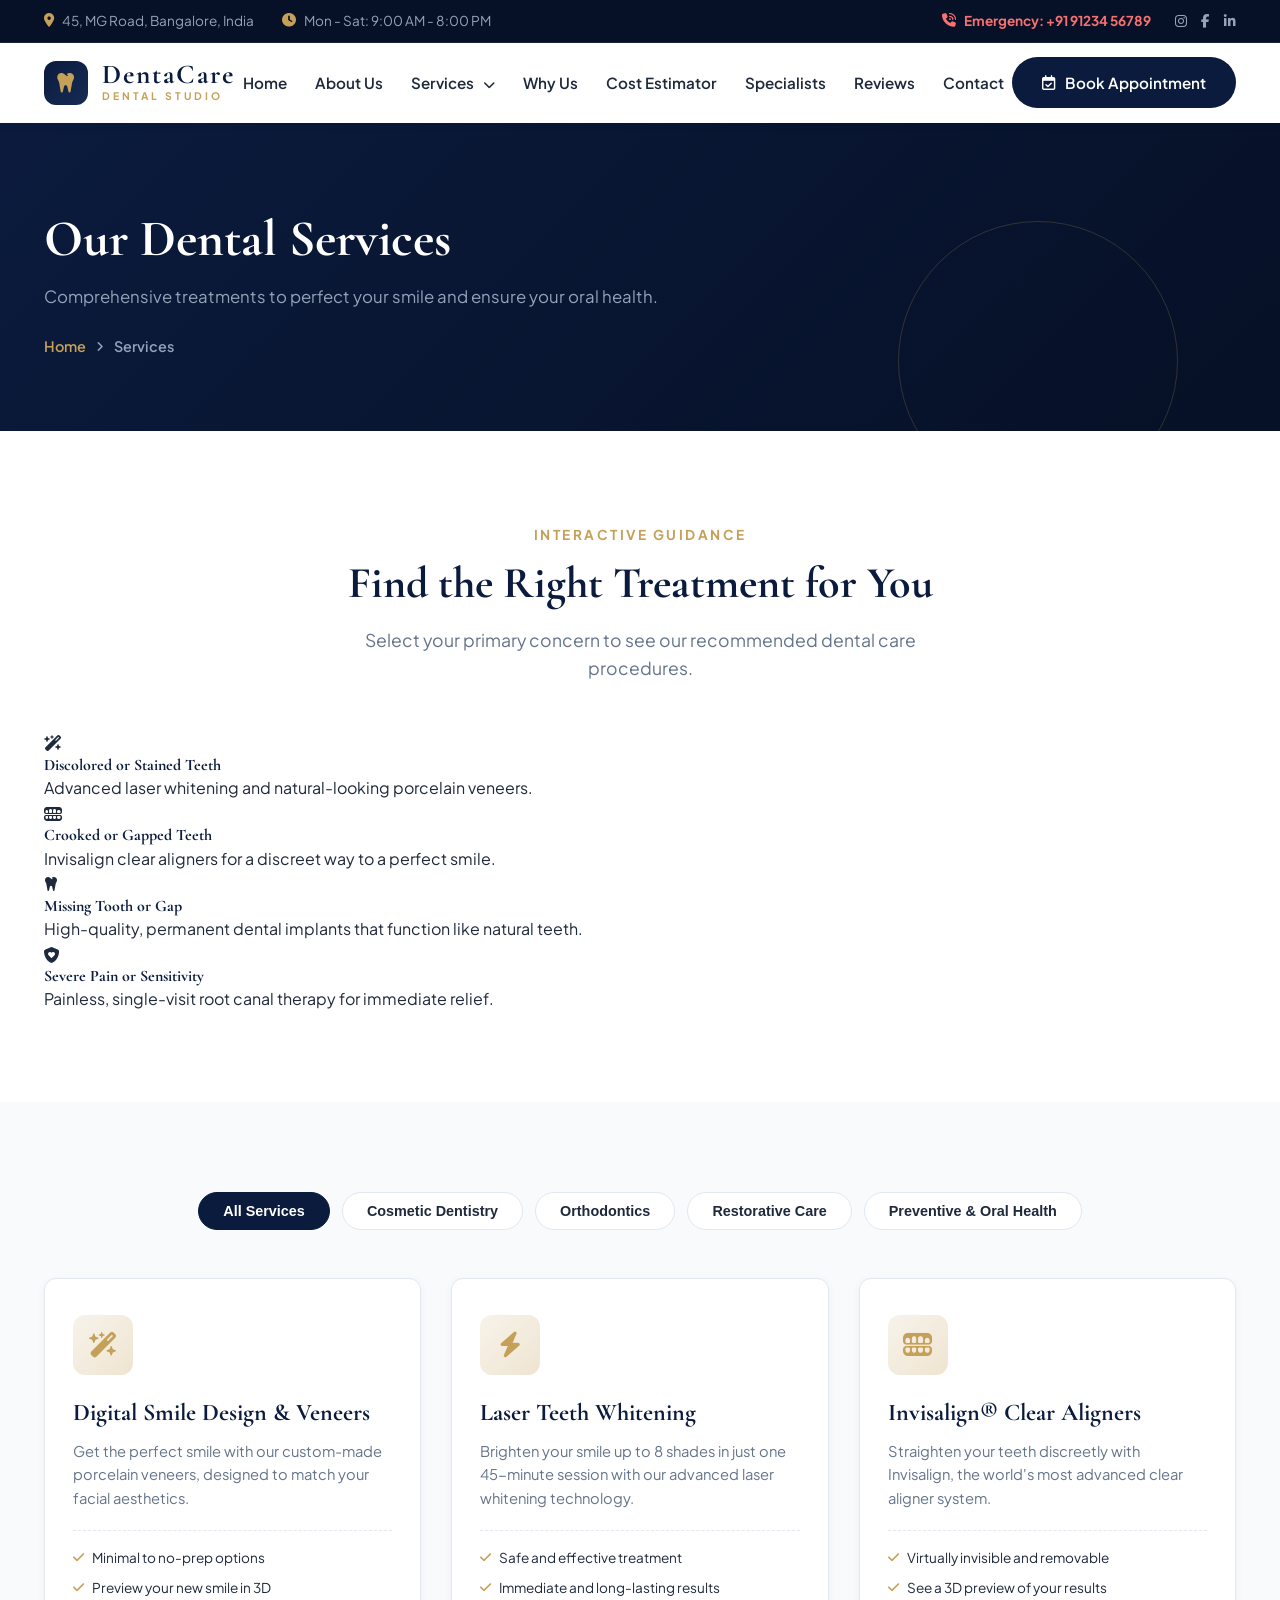
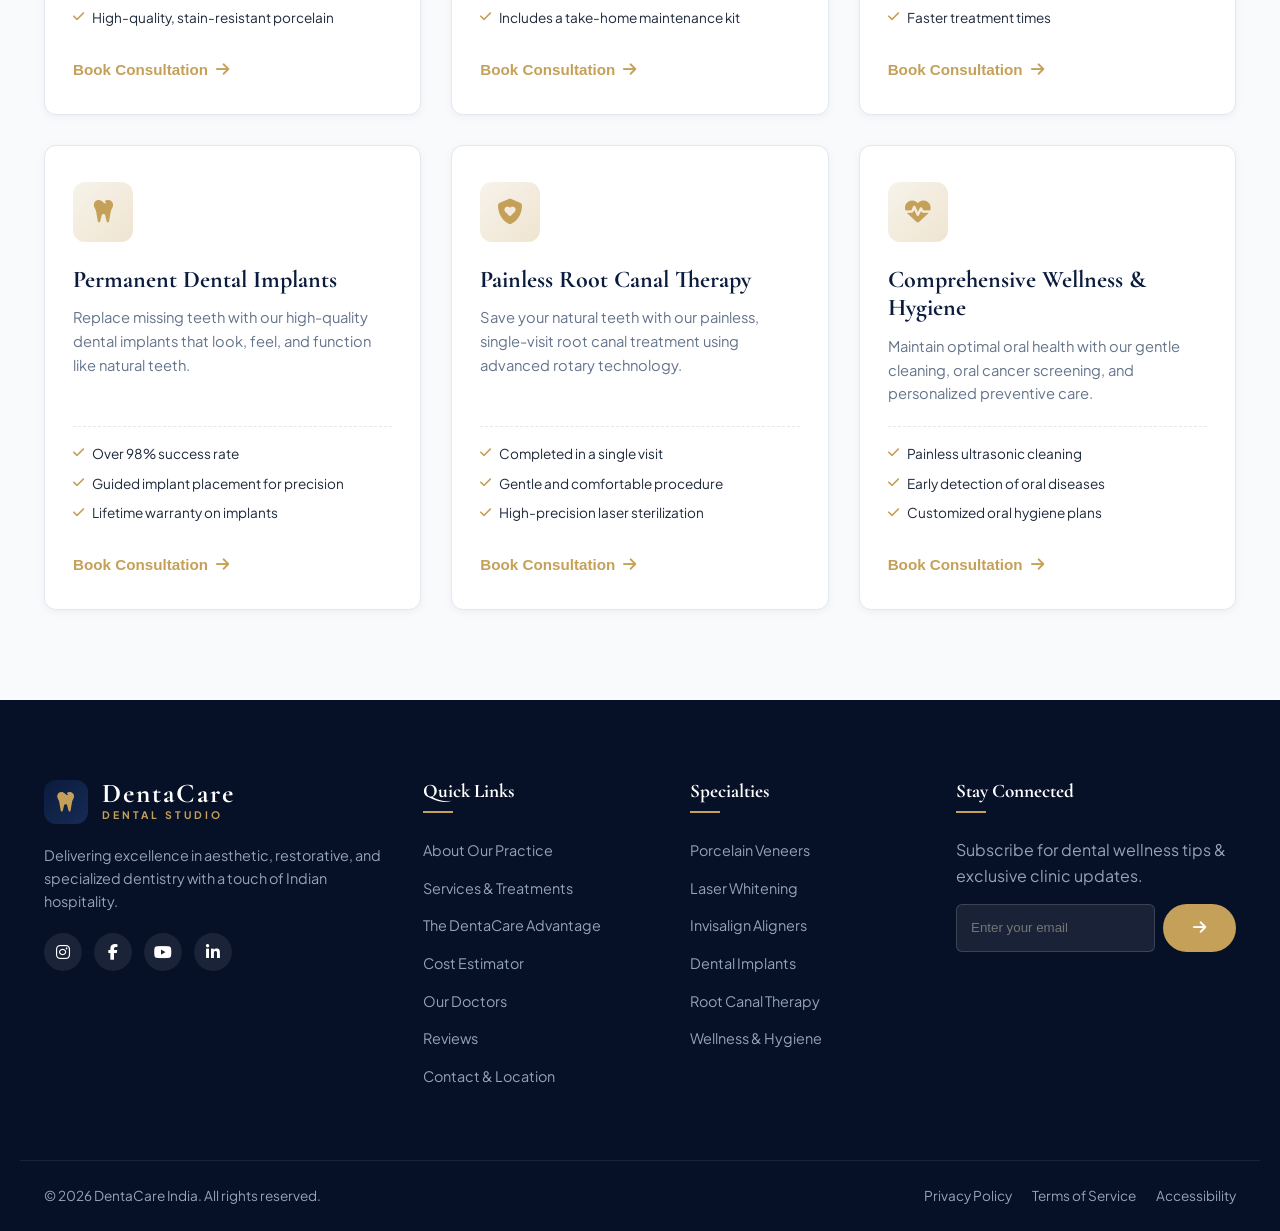
<file: dental/services.html>
<!DOCTYPE html>
<html lang="en">
<head>
    <meta charset="UTF-8">
    <meta name="viewport" content="width=device-width, initial-scale=1.0">
    <title>Our Dental Services | DentaCare India</title>
    <link rel="preconnect" href="https://fonts.googleapis.com">
    <link rel="preconnect" href="https://fonts.gstatic.com" crossorigin>
    <link href="https://fonts.googleapis.com/css2?family=Cormorant+Garamond:wght@400;500;600;700&family=Plus+Jakarta+Sans:wght@300;400;500;600;700&display=swap" rel="stylesheet">
    <link rel="stylesheet" href="https://cdnjs.cloudflare.com/ajax/libs/font-awesome/6.4.0/css/all.min.css">
    <link rel="stylesheet" href="css/styles.css">
</head>
<body>
    <a class="skip-link" href="#main-content">Skip to main content</a>
    <button class="scroll-top-btn" id="scroll-top-btn" aria-label="Back to top">
        <i class="fa-solid fa-arrow-up"></i>
    </button>

    <!-- Top Emergency & Info Banner -->
    <div class="top-bar">
        <div class="container top-bar-content">
            <div class="top-info">
                <span><i class="fa-solid fa-location-dot"></i> 45, MG Road, Bangalore, India</span>
                <span><i class="fa-solid fa-clock"></i> Mon - Sat: 9:00 AM - 8:00 PM</span>
            </div>
            <div class="top-actions">
                <a href="tel:+919123456789" class="emergency-link"><i class="fa-solid fa-phone-volume"></i> Emergency: +91 91234 56789</a>
                <div class="social-mini">
                    <a href="#"><i class="fa-brands fa-instagram"></i></a>
                    <a href="#"><i class="fa-brands fa-facebook-f"></i></a>
                    <a href="#"><i class="fa-brands fa-linkedin-in"></i></a>
                </div>
            </div>
        </div>
    </div>

    <!-- Navigation Header -->
    <header class="navbar-header" id="navbar">
        <div class="container navbar-container">
            <a href="index.html" class="brand-logo">
                <div class="logo-icon"><i class="fa-solid fa-tooth"></i></div>
                <div class="logo-text">
                    <span class="brand-name">DentaCare</span>
                    <span class="brand-sub">DENTAL STUDIO</span>
                </div>
            </a>

            <nav class="nav-menu" id="nav-menu">
                <ul class="nav-list">
                    <li><a href="index.html" class="nav-link">Home</a></li>
                    <li><a href="about.html" class="nav-link">About Us</a></li>
                    <li class="nav-item has-dropdown">
                        <a href="services.html" class="nav-link dropdown-toggle active">Services <i class="fa-solid fa-chevron-down"></i></a>
                        <div class="dropdown-menu">
                            <a href="services/veneers.html" class="dropdown-link">Veneers & Smile Design</a>
                            <a href="services/whitening.html" class="dropdown-link">Laser Teeth Whitening</a>
                            <a href="services/invisalign.html" class="dropdown-link">Invisalign Clear Aligners</a>
                            <a href="services/implants.html" class="dropdown-link">Dental Implants</a>
                            <a href="services/root-canal.html" class="dropdown-link">Root Canal Therapy</a>
                            <a href="services/hygiene.html" class="dropdown-link">Wellness & Hygiene</a>
                        </div>
                    </li>
                    <li><a href="why-us.html" class="nav-link">Why Us</a></li>
                    <li><a href="index.html#estimator" class="nav-link">Cost Estimator</a></li>
                    <li><a href="team.html" class="nav-link">Specialists</a></li>
                    <li><a href="testimonials.html" class="nav-link">Reviews</a></li>
                    <li><a href="contact.html" class="nav-link">Contact</a></li>
                </ul>
            </nav>

            <div class="nav-cta-wrapper">
                <button class="btn btn-primary open-booking-modal" id="book-nav-btn">
                    <i class="fa-regular fa-calendar-check"></i> Book Appointment
                </button>
                <button class="hamburger-menu" id="hamburger-btn" aria-label="Toggle navigation">
                    <i class="fa-solid fa-bars"></i>
                </button>
            </div>
        </div>
    </header>

    <main id="main-content">
<div class="subpage-header">
        <div class="container">
            <h1>Our Dental Services</h1>
            <p>Comprehensive treatments to perfect your smile and ensure your oral health.</p>
            <div class="breadcrumb">
                <a href="index.html">Home</a> <i class="fa-solid fa-angle-right"></i> <span>Services</span>
            </div>
        </div>
    </div>

    <!-- Symptom & Concern Self-Checker -->
    <section class="section-padding">
        <div class="container">
            <div class="section-header text-center">
                <span class="section-subtitle">INTERACTIVE GUIDANCE</span>
                <h2 class="section-title">Find the Right Treatment for You</h2>
                <p class="section-description">Select your primary concern to see our recommended dental care procedures.</p>
            </div>

            <div class="symptom-grid">
                <div class="symptom-card" data-target-category="cosmetic">
                    <div class="symptom-icon"><i class="fa-solid fa-wand-magic-sparkles"></i></div>
                    <h4>Discolored or Stained Teeth</h4>
                    <p>Advanced laser whitening and natural-looking porcelain veneers.</p>
                </div>
                <div class="symptom-card" data-target-category="ortho">
                    <div class="symptom-icon"><i class="fa-solid fa-teeth-open"></i></div>
                    <h4>Crooked or Gapped Teeth</h4>
                    <p>Invisalign clear aligners for a discreet way to a perfect smile.</p>
                </div>
                <div class="symptom-card" data-target-category="restorative">
                    <div class="symptom-icon"><i class="fa-solid fa-tooth"></i></div>
                    <h4>Missing Tooth or Gap</h4>
                    <p>High-quality, permanent dental implants that function like natural teeth.</p>
                </div>
                <div class="symptom-card" data-target-category="restorative">
                    <div class="symptom-icon"><i class="fa-solid fa-shield-heart"></i></div>
                    <h4>Severe Pain or Sensitivity</h4>
                    <p>Painless, single-visit root canal therapy for immediate relief.</p>
                </div>
            </div>
        </div>
    </section>

    <!-- Services Grid -->
    <section class="section-padding bg-light" id="services-grid-section">
        <div class="container">
            <div class="category-tabs">
                <button class="tab-btn active" data-category="all">All Services</button>
                <button class="tab-btn" data-category="cosmetic">Cosmetic Dentistry</button>
                <button class="tab-btn" data-category="ortho">Orthodontics</button>
                <button class="tab-btn" data-category="restorative">Restorative Care</button>
                <button class="tab-btn" data-category="preventive">Preventive & Oral Health</button>
            </div>

            <div class="services-grid" id="services-grid">
                <div class="service-card" data-category="cosmetic">
                    <div class="service-icon"><i class="fa-solid fa-wand-magic-sparkles"></i></div>
                    <h3>Digital Smile Design & Veneers</h3>
                    <p>Get the perfect smile with our custom-made porcelain veneers, designed to match your facial aesthetics.</p>
                    <ul class="service-highlights">
                        <li><i class="fa-solid fa-check"></i> Minimal to no-prep options</li>
                        <li><i class="fa-solid fa-check"></i> Preview your new smile in 3D</li>
                        <li><i class="fa-solid fa-check"></i> High-quality, stain-resistant porcelain</li>
                    </ul>
                    <button class="btn-link open-booking-modal" data-service="Veneers & Smile Design">Book Consultation <i class="fa-solid fa-arrow-right"></i></button>
                </div>

                <div class="service-card" data-category="cosmetic">
                    <div class="service-icon"><i class="fa-solid fa-bolt"></i></div>
                    <h3>Laser Teeth Whitening</h3>
                    <p>Brighten your smile up to 8 shades in just one 45-minute session with our advanced laser whitening technology.</p>
                    <ul class="service-highlights">
                        <li><i class="fa-solid fa-check"></i> Safe and effective treatment</li>
                        <li><i class="fa-solid fa-check"></i> Immediate and long-lasting results</li>
                        <li><i class="fa-solid fa-check"></i> Includes a take-home maintenance kit</li>
                    </ul>
                    <button class="btn-link open-booking-modal" data-service="Laser Whitening">Book Consultation <i class="fa-solid fa-arrow-right"></i></button>
                </div>

                <div class="service-card" data-category="ortho">
                    <div class="service-icon"><i class="fa-solid fa-teeth-open"></i></div>
                    <h3>Invisalign® Clear Aligners</h3>
                    <p>Straighten your teeth discreetly with Invisalign, the world's most advanced clear aligner system.</p>
                    <ul class="service-highlights">
                        <li><i class="fa-solid fa-check"></i> Virtually invisible and removable</li>
                        <li><i class="fa-solid fa-check"></i> See a 3D preview of your results</li>
                        <li><i class="fa-solid fa-check"></i> Faster treatment times</li>
                    </ul>
                    <button class="btn-link open-booking-modal" data-service="Invisalign">Book Consultation <i class="fa-solid fa-arrow-right"></i></button>
                </div>

                <div class="service-card" data-category="restorative">
                    <div class="service-icon"><i class="fa-solid fa-tooth"></i></div>
                    <h3>Permanent Dental Implants</h3>
                    <p>Replace missing teeth with our high-quality dental implants that look, feel, and function like natural teeth.</p>
                    <ul class="service-highlights">
                        <li><i class="fa-solid fa-check"></i> Over 98% success rate</li>
                        <li><i class="fa-solid fa-check"></i> Guided implant placement for precision</li>
                        <li><i class="fa-solid fa-check"></i> Lifetime warranty on implants</li>
                    </ul>
                    <button class="btn-link open-booking-modal" data-service="Dental Implants">Book Consultation <i class="fa-solid fa-arrow-right"></i></button>
                </div>

                <div class="service-card" data-category="restorative">
                    <div class="service-icon"><i class="fa-solid fa-shield-heart"></i></div>
                    <h3>Painless Root Canal Therapy</h3>
                    <p>Save your natural teeth with our painless, single-visit root canal treatment using advanced rotary technology.</p>
                    <ul class="service-highlights">
                        <li><i class="fa-solid fa-check"></i> Completed in a single visit</li>
                        <li><i class="fa-solid fa-check"></i> Gentle and comfortable procedure</li>
                        <li><i class="fa-solid fa-check"></i> High-precision laser sterilization</li>
                    </ul>
                    <button class="btn-link open-booking-modal" data-service="Root Canal Therapy">Book Consultation <i class="fa-solid fa-arrow-right"></i></button>
                </div>

                <div class="service-card" data-category="preventive">
                    <div class="service-icon"><i class="fa-solid fa-heart-pulse"></i></div>
                    <h3>Comprehensive Wellness & Hygiene</h3>
                    <p>Maintain optimal oral health with our gentle cleaning, oral cancer screening, and personalized preventive care.</p>
                    <ul class="service-highlights">
                        <li><i class="fa-solid fa-check"></i> Painless ultrasonic cleaning</li>
                        <li><i class="fa-solid fa-check"></i> Early detection of oral diseases</li>
                        <li><i class="fa-solid fa-check"></i> Customized oral hygiene plans</li>
                    </ul>
                    <button class="btn-link open-booking-modal" data-service="Checkup & Hygiene">Book Consultation <i class="fa-solid fa-arrow-right"></i></button>
                </div>
            </div>
        </div>
    </section>
    </main>

    <!-- Footer -->
    <footer class="footer">
        <div class="container footer-content">
            <div class="footer-col brand-col">
                <a href="index.html" class="brand-logo footer-logo">
                    <div class="logo-icon"><i class="fa-solid fa-tooth"></i></div>
                    <div class="logo-text">
                        <span class="brand-name">DentaCare</span>
                        <span class="brand-sub">DENTAL STUDIO</span>
                    </div>
                </a>
                <p>Delivering excellence in aesthetic, restorative, and specialized dentistry with a touch of Indian hospitality.</p>
                <div class="social-links">
                    <a href="#"><i class="fa-brands fa-instagram"></i></a>
                    <a href="#"><i class="fa-brands fa-facebook-f"></i></a>
                    <a href="#"><i class="fa-brands fa-youtube"></i></a>
                    <a href="#"><i class="fa-brands fa-linkedin-in"></i></a>
                </div>
            </div>

            <div class="footer-col">
                <h4>Quick Links</h4>
                <ul>
                    <li><a href="about.html">About Our Practice</a></li>
                    <li><a href="services.html">Services & Treatments</a></li>
                    <li><a href="why-us.html">The DentaCare Advantage</a></li>
                    <li><a href="index.html#estimator">Cost Estimator</a></li>
                    <li><a href="team.html">Our Doctors</a></li>
                    <li><a href="testimonials.html">Reviews</a></li>
                    <li><a href="contact.html">Contact & Location</a></li>
                </ul>
            </div>

            <div class="footer-col">
                <h4>Specialties</h4>
                <ul>
                    <li><a href="services/veneers.html">Porcelain Veneers</a></li>
                    <li><a href="services/whitening.html">Laser Whitening</a></li>
                    <li><a href="services/invisalign.html">Invisalign Aligners</a></li>
                    <li><a href="services/implants.html">Dental Implants</a></li>
                    <li><a href="services/root-canal.html">Root Canal Therapy</a></li>
                    <li><a href="services/hygiene.html">Wellness & Hygiene</a></li>
                </ul>
            </div>

            <div class="footer-col">
                <h4>Stay Connected</h4>
                <p>Subscribe for dental wellness tips & exclusive clinic updates.</p>
                <form class="newsletter-form" id="newsletter-form">
                    <input type="email" placeholder="Enter your email" required>
                    <button type="submit" class="btn btn-gold"><i class="fa-solid fa-arrow-right"></i></button>
                </form>
            </div>
        </div>

        <div class="footer-bottom">
            <div class="container footer-bottom-flex">
                <p>&copy; 2026 DentaCare India. All rights reserved.</p>
                <div class="legal-links">
                    <a href="#">Privacy Policy</a>
                    <a href="#">Terms of Service</a>
                    <a href="#">Accessibility</a>
                </div>
            </div>
        </div>
    </footer>

    <!-- Interactive Appointment Booking Modal -->
    <div class="modal-overlay" id="booking-modal">
        <div class="modal-container">
            <button class="modal-close" id="modal-close-btn">&times;</button>
            <div class="modal-header">
                <h2>Book Your Consultation</h2>
                <p>Complete the steps below to reserve your appointment at DentaCare India.</p>
            </div>

            <div class="modal-body">
                <div class="booking-steps-indicator">
                    <div class="step-badge active" id="step-badge-1">1. Treatment</div>
                    <div class="step-badge" id="step-badge-2">2. Schedule</div>
                    <div class="step-badge" id="step-badge-3">3. Patient Details</div>
                </div>

                <form id="full-booking-form">
                    <div class="booking-step-content active" id="booking-step-1">
                        <div class="form-group">
                            <label for="modal-service">Select Treatment Service</label>
                            <select id="modal-service" required>
                                <option value="" disabled selected>Choose a Service</option>
                                <option value="Veneers & Smile Design">Digital Smile Design & Veneers</option>
                                <option value="Laser Whitening">Laser Teeth Whitening</option>
                                <option value="Invisalign">Invisalign® Clear Aligners</option>
                                <option value="Dental Implants">Dental Implants</option>
                                <option value="Root Canal Therapy">Painless Root Canal Therapy</option>
                                <option value="Checkup & Hygiene">Comprehensive Checkup & Hygiene</option>
                                <option value="Emergency Care">Emergency Dental Care</option>
                            </select>
                        </div>

                        <div class="form-group">
                            <label for="modal-doctor">Preferred Specialist (Optional)</label>
                            <select id="modal-doctor">
                                <option value="Any Available Specialist">First Available Specialist</option>
                                <option value="Dr. Rajesh Sharma">Dr. Rajesh Sharma (Cosmetic Specialist)</option>
                                <option value="Dr. Priya Patel">Dr. Priya Patel (Implantologist)</option>
                                <option value="Dr. Amit Singh">Dr. Amit Singh (Orthodontist)</option>
                            </select>
                        </div>

                        <button type="button" class="btn btn-primary btn-block next-step-btn" data-next="2">
                            Next: Select Date & Time <i class="fa-solid fa-arrow-right"></i>
                        </button>
                    </div>

                    <div class="booking-step-content" id="booking-step-2">
                        <div class="form-group">
                            <label for="modal-date">Preferred Date</label>
                            <input type="date" id="modal-date" required>
                        </div>

                        <div class="form-group">
                            <label>Preferred Time Slot</label>
                            <div class="time-slots-grid">
                                <label class="time-slot"><input type="radio" name="timeslot" value="09:00 AM" checked> 09:00 AM</label>
                                <label class="time-slot"><input type="radio" name="timeslot" value="11:00 AM"> 11:00 AM</label>
                                <label class="time-slot"><input type="radio" name="timeslot" value="02:00 PM"> 02:00 PM</label>
                                <label class="time-slot"><input type="radio" name="timeslot" value="04:30 PM"> 04:30 PM</label>
                            </div>
                        </div>

                        <div class="form-buttons-flex">
                            <button type="button" class="btn btn-outline prev-step-btn" data-prev="1">Back</button>
                            <button type="button" class="btn btn-primary next-step-btn" data-next="3">Next: Patient Info <i class="fa-solid fa-arrow-right"></i></button>
                        </div>
                    </div>

                    <div class="booking-step-content" id="booking-step-3">
                        <div class="form-row">
                            <div class="form-group">
                                <label for="patient-name">Full Name *</label>
                                <input type="text" id="patient-name" placeholder="e.g. Anjali Rao" required>
                            </div>
                            <div class="form-group">
                                <label for="patient-phone">Phone Number *</label>
                                <input type="tel" id="patient-phone" placeholder="+91 91234 56789" required>
                            </div>
                        </div>

                        <div class="form-group">
                            <label for="patient-email">Email Address *</label>
                            <input type="email" id="patient-email" placeholder="anjali@example.com" required>
                        </div>

                        <div class="form-group">
                            <label for="patient-notes">Notes or Special Requests (Optional)</label>
                            <textarea id="patient-notes" rows="2" placeholder="Mention any dental anxiety, insurance, or specific concerns..."></textarea>
                        </div>

                        <div class="form-buttons-flex">
                            <button type="button" class="btn btn-outline prev-step-btn" data-prev="2">Back</button>
                            <button type="submit" class="btn btn-gold">
                                <i class="fa-solid fa-check-circle"></i> Confirm Booking
                            </button>
                        </div>
                    </div>
                </form>

                <div class="booking-success-view" id="booking-success-view">
                    <div class="success-icon"><i class="fa-solid fa-circle-check"></i></div>
                    <h3>Appointment Confirmed!</h3>
                    <p>Thank you, <span id="conf-name">Patient</span>. Your reservation has been recorded.</p>

                    <div class="confirmation-details-box">
                        <div class="conf-row"><span>Booking Ref:</span> <strong id="conf-ref">#DentaCare-8921</strong></div>
                        <div class="conf-row"><span>Service:</span> <strong id="conf-service">Veneers</strong></div>
                        <div class="conf-row"><span>Specialist:</span> <strong id="conf-doctor">Dr. Rajesh Sharma</strong></div>
                        <div class="conf-row"><span>Date & Time:</span> <strong id="conf-datetime">Oct 12, 2026 at 11:00 AM</strong></div>
                    </div>

                    <p class="sub-text">A confirmation email and SMS reminder will be sent to your contact details shortly.</p>
                    <button class="btn btn-primary" id="success-close-btn">Done & Return</button>
                </div>
            </div>
        </div>
    </div>

    <div class="toast-container" id="toast-container"></div>
    <script src="js/script.js"></script>
</body>
</html>
</file>
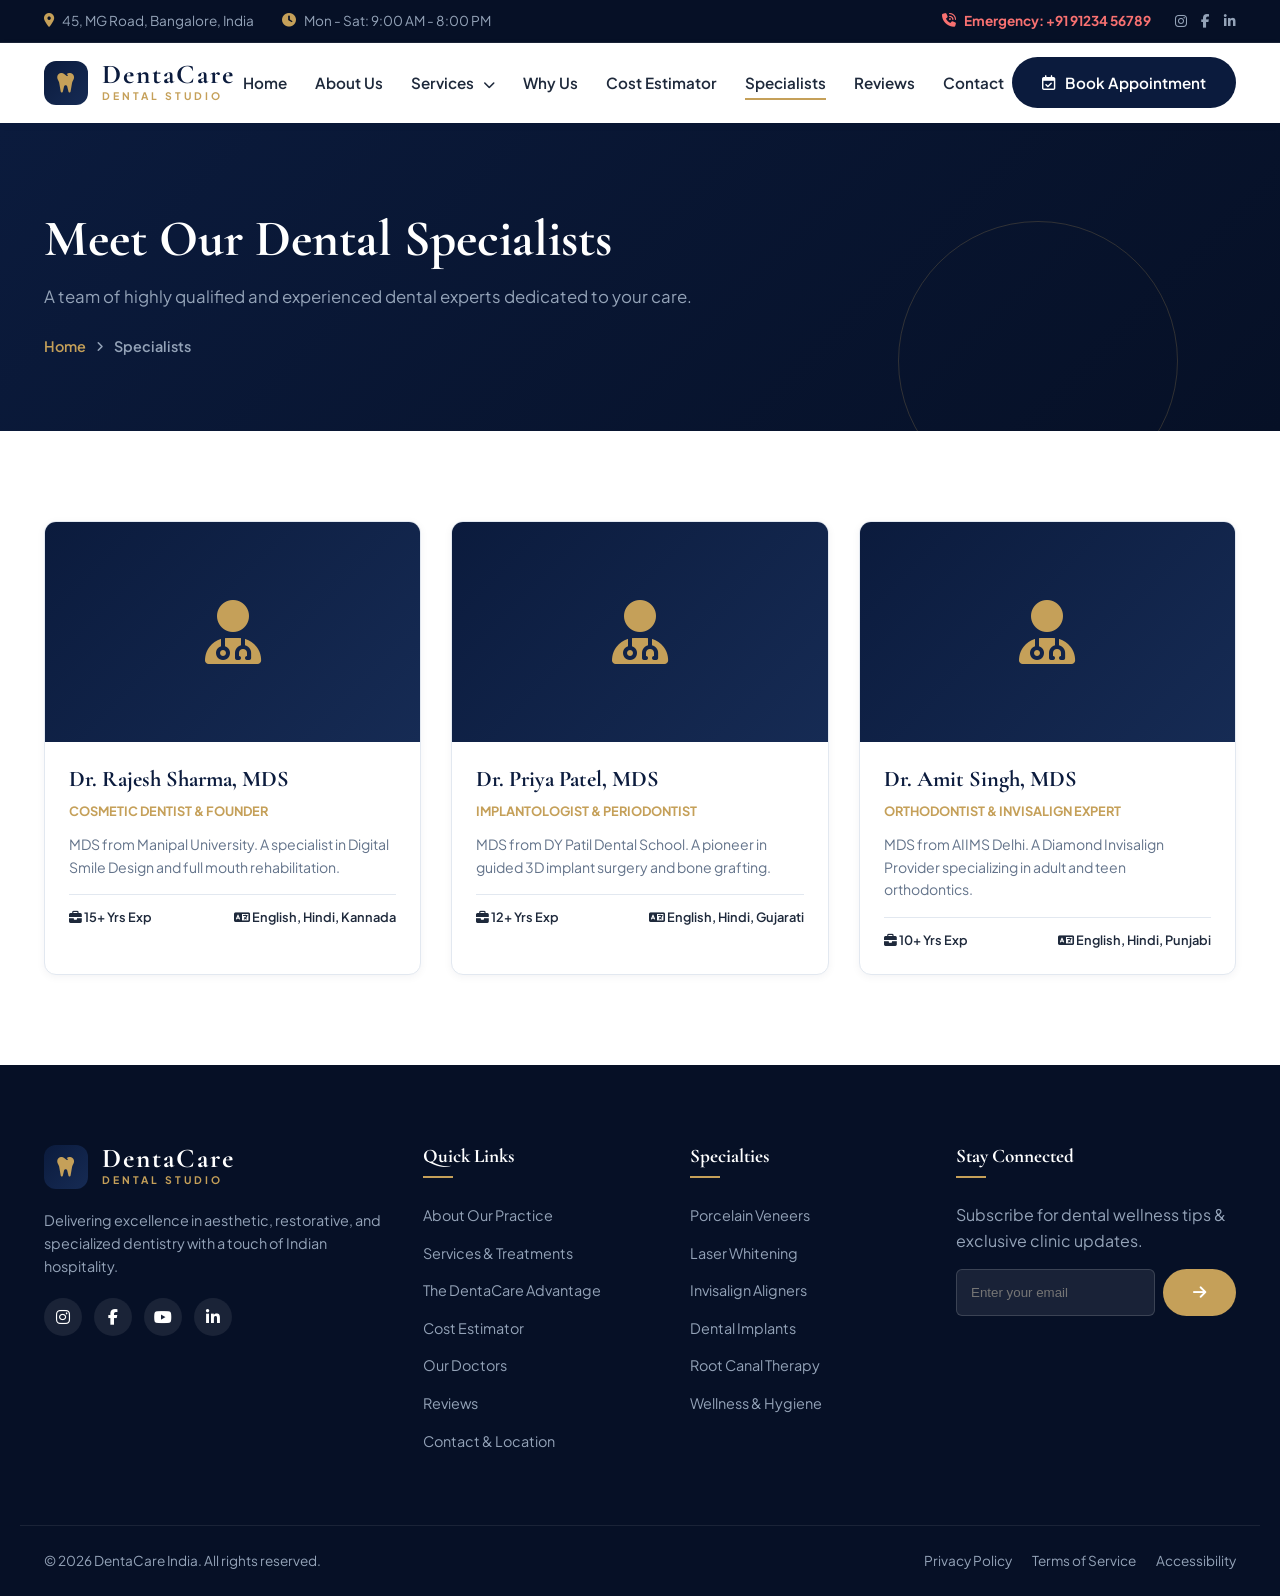
<file: dental/team.html>
<!DOCTYPE html>
<html lang="en">
<head>
    <meta charset="UTF-8">
    <meta name="viewport" content="width=device-width, initial-scale=1.0">
    <title>Our Dental Specialists | DentaCare India</title>
    <link rel="preconnect" href="https://fonts.googleapis.com">
    <link rel="preconnect" href="https://fonts.gstatic.com" crossorigin>
    <link href="https://fonts.googleapis.com/css2?family=Cormorant+Garamond:wght@400;500;600;700&family=Plus+Jakarta+Sans:wght@300;400;500;600;700&display=swap" rel="stylesheet">
    <link rel="stylesheet" href="https://cdnjs.cloudflare.com/ajax/libs/font-awesome/6.4.0/css/all.min.css">
    <link rel="stylesheet" href="css/styles.css">
</head>
<body>
    <a class="skip-link" href="#main-content">Skip to main content</a>
    <button class="scroll-top-btn" id="scroll-top-btn" aria-label="Back to top">
        <i class="fa-solid fa-arrow-up"></i>
    </button>

    <!-- Top Emergency & Info Banner -->
    <div class="top-bar">
        <div class="container top-bar-content">
            <div class="top-info">
                <span><i class="fa-solid fa-location-dot"></i> 45, MG Road, Bangalore, India</span>
                <span><i class="fa-solid fa-clock"></i> Mon - Sat: 9:00 AM - 8:00 PM</span>
            </div>
            <div class="top-actions">
                <a href="tel:+919123456789" class="emergency-link"><i class="fa-solid fa-phone-volume"></i> Emergency: +91 91234 56789</a>
                <div class="social-mini">
                    <a href="#"><i class="fa-brands fa-instagram"></i></a>
                    <a href="#"><i class="fa-brands fa-facebook-f"></i></a>
                    <a href="#"><i class="fa-brands fa-linkedin-in"></i></a>
                </div>
            </div>
        </div>
    </div>

    <!-- Navigation Header -->
    <header class="navbar-header" id="navbar">
        <div class="container navbar-container">
            <a href="index.html" class="brand-logo">
                <div class="logo-icon"><i class="fa-solid fa-tooth"></i></div>
                <div class="logo-text">
                    <span class="brand-name">DentaCare</span>
                    <span class="brand-sub">DENTAL STUDIO</span>
                </div>
            </a>

            <nav class="nav-menu" id="nav-menu">
                <ul class="nav-list">
                    <li><a href="index.html" class="nav-link">Home</a></li>
                    <li><a href="about.html" class="nav-link">About Us</a></li>
                    <li class="nav-item has-dropdown">
                        <a href="services.html" class="nav-link dropdown-toggle">Services <i class="fa-solid fa-chevron-down"></i></a>
                        <div class="dropdown-menu">
                            <a href="services/veneers.html" class="dropdown-link">Veneers & Smile Design</a>
                            <a href="services/whitening.html" class="dropdown-link">Laser Teeth Whitening</a>
                            <a href="services/invisalign.html" class="dropdown-link">Invisalign Clear Aligners</a>
                            <a href="services/implants.html" class="dropdown-link">Dental Implants</a>
                            <a href="services/root-canal.html" class="dropdown-link">Root Canal Therapy</a>
                            <a href="services/hygiene.html" class="dropdown-link">Wellness & Hygiene</a>
                        </div>
                    </li>
                    <li><a href="why-us.html" class="nav-link">Why Us</a></li>
                    <li><a href="index.html#estimator" class="nav-link">Cost Estimator</a></li>
                    <li><a href="team.html" class="nav-link active">Specialists</a></li>
                    <li><a href="testimonials.html" class="nav-link">Reviews</a></li>
                    <li><a href="contact.html" class="nav-link">Contact</a></li>
                </ul>
            </nav>

            <div class="nav-cta-wrapper">
                <button class="btn btn-primary open-booking-modal" id="book-nav-btn">
                    <i class="fa-regular fa-calendar-check"></i> Book Appointment
                </button>
                <button class="hamburger-menu" id="hamburger-btn" aria-label="Toggle navigation">
                    <i class="fa-solid fa-bars"></i>
                </button>
            </div>
        </div>
    </header>

    <main id="main-content">
<div class="subpage-header">
        <div class="container">
            <h1>Meet Our Dental Specialists</h1>
            <p>A team of highly qualified and experienced dental experts dedicated to your care.</p>
            <div class="breadcrumb">
                <a href="index.html">Home</a> <i class="fa-solid fa-angle-right"></i> <span>Specialists</span>
            </div>
        </div>
    </div>

    <section class="section-padding">
        <div class="container">
            <div class="team-grid">
                <div class="team-card">
                    <div class="team-avatar"><i class="fa-solid fa-user-doctor"></i></div>
                    <div class="team-content">
                        <h3>Dr. Rajesh Sharma, MDS</h3>
                        <span class="specialty-tag">Cosmetic Dentist & Founder</span>
                        <p>MDS from Manipal University. A specialist in Digital Smile Design and full mouth rehabilitation.</p>
                        <div class="team-meta">
                            <span><i class="fa-solid fa-briefcase"></i> 15+ Yrs Exp</span>
                            <span><i class="fa-solid fa-language"></i> English, Hindi, Kannada</span>
                        </div>
                    </div>
                </div>

                <div class="team-card">
                    <div class="team-avatar"><i class="fa-solid fa-user-doctor"></i></div>
                    <div class="team-content">
                        <h3>Dr. Priya Patel, MDS</h3>
                        <span class="specialty-tag">Implantologist & Periodontist</span>
                        <p>MDS from DY Patil Dental School. A pioneer in guided 3D implant surgery and bone grafting.</p>
                        <div class="team-meta">
                            <span><i class="fa-solid fa-briefcase"></i> 12+ Yrs Exp</span>
                            <span><i class="fa-solid fa-language"></i> English, Hindi, Gujarati</span>
                        </div>
                    </div>
                </div>

                <div class="team-card">
                    <div class="team-avatar"><i class="fa-solid fa-user-doctor"></i></div>
                    <div class="team-content">
                        <h3>Dr. Amit Singh, MDS</h3>
                        <span class="specialty-tag">Orthodontist & Invisalign Expert</span>
                        <p>MDS from AIIMS Delhi. A Diamond Invisalign Provider specializing in adult and teen orthodontics.</p>
                        <div class="team-meta">
                            <span><i class="fa-solid fa-briefcase"></i> 10+ Yrs Exp</span>
                            <span><i class="fa-solid fa-language"></i> English, Hindi, Punjabi</span>
                        </div>
                    </div>
                </div>
            </div>
        </div>
    </section>
    </main>

    <!-- Footer -->
    <footer class="footer">
        <div class="container footer-content">
            <div class="footer-col brand-col">
                <a href="index.html" class="brand-logo footer-logo">
                    <div class="logo-icon"><i class="fa-solid fa-tooth"></i></div>
                    <div class="logo-text">
                        <span class="brand-name">DentaCare</span>
                        <span class="brand-sub">DENTAL STUDIO</span>
                    </div>
                </a>
                <p>Delivering excellence in aesthetic, restorative, and specialized dentistry with a touch of Indian hospitality.</p>
                <div class="social-links">
                    <a href="#"><i class="fa-brands fa-instagram"></i></a>
                    <a href="#"><i class="fa-brands fa-facebook-f"></i></a>
                    <a href="#"><i class="fa-brands fa-youtube"></i></a>
                    <a href="#"><i class="fa-brands fa-linkedin-in"></i></a>
                </div>
            </div>

            <div class="footer-col">
                <h4>Quick Links</h4>
                <ul>
                    <li><a href="about.html">About Our Practice</a></li>
                    <li><a href="services.html">Services & Treatments</a></li>
                    <li><a href="why-us.html">The DentaCare Advantage</a></li>
                    <li><a href="index.html#estimator">Cost Estimator</a></li>
                    <li><a href="team.html">Our Doctors</a></li>
                    <li><a href="testimonials.html">Reviews</a></li>
                    <li><a href="contact.html">Contact & Location</a></li>
                </ul>
            </div>

            <div class="footer-col">
                <h4>Specialties</h4>
                <ul>
                    <li><a href="services/veneers.html">Porcelain Veneers</a></li>
                    <li><a href="services/whitening.html">Laser Whitening</a></li>
                    <li><a href="services/invisalign.html">Invisalign Aligners</a></li>
                    <li><a href="services/implants.html">Dental Implants</a></li>
                    <li><a href="services/root-canal.html">Root Canal Therapy</a></li>
                    <li><a href="services/hygiene.html">Wellness & Hygiene</a></li>
                </ul>
            </div>

            <div class="footer-col">
                <h4>Stay Connected</h4>
                <p>Subscribe for dental wellness tips & exclusive clinic updates.</p>
                <form class="newsletter-form" id="newsletter-form">
                    <input type="email" placeholder="Enter your email" required>
                    <button type="submit" class="btn btn-gold"><i class="fa-solid fa-arrow-right"></i></button>
                </form>
            </div>
        </div>

        <div class="footer-bottom">
            <div class="container footer-bottom-flex">
                <p>&copy; 2026 DentaCare India. All rights reserved.</p>
                <div class="legal-links">
                    <a href="#">Privacy Policy</a>
                    <a href="#">Terms of Service</a>
                    <a href="#">Accessibility</a>
                </div>
            </div>
        </div>
    </footer>

    <!-- Interactive Appointment Booking Modal -->
    <div class="modal-overlay" id="booking-modal">
        <div class="modal-container">
            <button class="modal-close" id="modal-close-btn">&times;</button>
            <div class="modal-header">
                <h2>Book Your Consultation</h2>
                <p>Complete the steps below to reserve your appointment at DentaCare India.</p>
            </div>

            <div class="modal-body">
                <div class="booking-steps-indicator">
                    <div class="step-badge active" id="step-badge-1">1. Treatment</div>
                    <div class="step-badge" id="step-badge-2">2. Schedule</div>
                    <div class="step-badge" id="step-badge-3">3. Patient Details</div>
                </div>

                <form id="full-booking-form">
                    <div class="booking-step-content active" id="booking-step-1">
                        <div class="form-group">
                            <label for="modal-service">Select Treatment Service</label>
                            <select id="modal-service" required>
                                <option value="" disabled selected>Choose a Service</option>
                                <option value="Veneers & Smile Design">Digital Smile Design & Veneers</option>
                                <option value="Laser Whitening">Laser Teeth Whitening</option>
                                <option value="Invisalign">Invisalign® Clear Aligners</option>
                                <option value="Dental Implants">Dental Implants</option>
                                <option value="Root Canal Therapy">Painless Root Canal Therapy</option>
                                <option value="Checkup & Hygiene">Comprehensive Checkup & Hygiene</option>
                                <option value="Emergency Care">Emergency Dental Care</option>
                            </select>
                        </div>

                        <div class="form-group">
                            <label for="modal-doctor">Preferred Specialist (Optional)</label>
                            <select id="modal-doctor">
                                <option value="Any Available Specialist">First Available Specialist</option>
                                <option value="Dr. Rajesh Sharma">Dr. Rajesh Sharma (Cosmetic Specialist)</option>
                                <option value="Dr. Priya Patel">Dr. Priya Patel (Implantologist)</option>
                                <option value="Dr. Amit Singh">Dr. Amit Singh (Orthodontist)</option>
                            </select>
                        </div>

                        <button type="button" class="btn btn-primary btn-block next-step-btn" data-next="2">
                            Next: Select Date & Time <i class="fa-solid fa-arrow-right"></i>
                        </button>
                    </div>

                    <div class="booking-step-content" id="booking-step-2">
                        <div class="form-group">
                            <label for="modal-date">Preferred Date</label>
                            <input type="date" id="modal-date" required>
                        </div>

                        <div class="form-group">
                            <label>Preferred Time Slot</label>
                            <div class="time-slots-grid">
                                <label class="time-slot"><input type="radio" name="timeslot" value="09:00 AM" checked> 09:00 AM</label>
                                <label class="time-slot"><input type="radio" name="timeslot" value="11:00 AM"> 11:00 AM</label>
                                <label class="time-slot"><input type="radio" name="timeslot" value="02:00 PM"> 02:00 PM</label>
                                <label class="time-slot"><input type="radio" name="timeslot" value="04:30 PM"> 04:30 PM</label>
                            </div>
                        </div>

                        <div class="form-buttons-flex">
                            <button type="button" class="btn btn-outline prev-step-btn" data-prev="1">Back</button>
                            <button type="button" class="btn btn-primary next-step-btn" data-next="3">Next: Patient Info <i class="fa-solid fa-arrow-right"></i></button>
                        </div>
                    </div>

                    <div class="booking-step-content" id="booking-step-3">
                        <div class="form-row">
                            <div class="form-group">
                                <label for="patient-name">Full Name *</label>
                                <input type="text" id="patient-name" placeholder="e.g. Anjali Rao" required>
                            </div>
                            <div class="form-group">
                                <label for="patient-phone">Phone Number *</label>
                                <input type="tel" id="patient-phone" placeholder="+91 91234 56789" required>
                            </div>
                        </div>

                        <div class="form-group">
                            <label for="patient-email">Email Address *</label>
                            <input type="email" id="patient-email" placeholder="anjali@example.com" required>
                        </div>

                        <div class="form-group">
                            <label for="patient-notes">Notes or Special Requests (Optional)</label>
                            <textarea id="patient-notes" rows="2" placeholder="Mention any dental anxiety, insurance, or specific concerns..."></textarea>
                        </div>

                        <div class="form-buttons-flex">
                            <button type="button" class="btn btn-outline prev-step-btn" data-prev="2">Back</button>
                            <button type="submit" class="btn btn-gold">
                                <i class="fa-solid fa-check-circle"></i> Confirm Booking
                            </button>
                        </div>
                    </div>
                </form>

                <div class="booking-success-view" id="booking-success-view">
                    <div class="success-icon"><i class="fa-solid fa-circle-check"></i></div>
                    <h3>Appointment Confirmed!</h3>
                    <p>Thank you, <span id="conf-name">Patient</span>. Your reservation has been recorded.</p>

                    <div class="confirmation-details-box">
                        <div class="conf-row"><span>Booking Ref:</span> <strong id="conf-ref">#DentaCare-8921</strong></div>
                        <div class="conf-row"><span>Service:</span> <strong id="conf-service">Veneers</strong></div>
                        <div class="conf-row"><span>Specialist:</span> <strong id="conf-doctor">Dr. Rajesh Sharma</strong></div>
                        <div class="conf-row"><span>Date & Time:</span> <strong id="conf-datetime">Oct 12, 2026 at 11:00 AM</strong></div>
                    </div>

                    <p class="sub-text">A confirmation email and SMS reminder will be sent to your contact details shortly.</p>
                    <button class="btn btn-primary" id="success-close-btn">Done & Return</button>
                </div>
            </div>
        </div>
    </div>

    <div class="toast-container" id="toast-container"></div>
    <script src="js/script.js"></script>
</body>
</html>
</file>
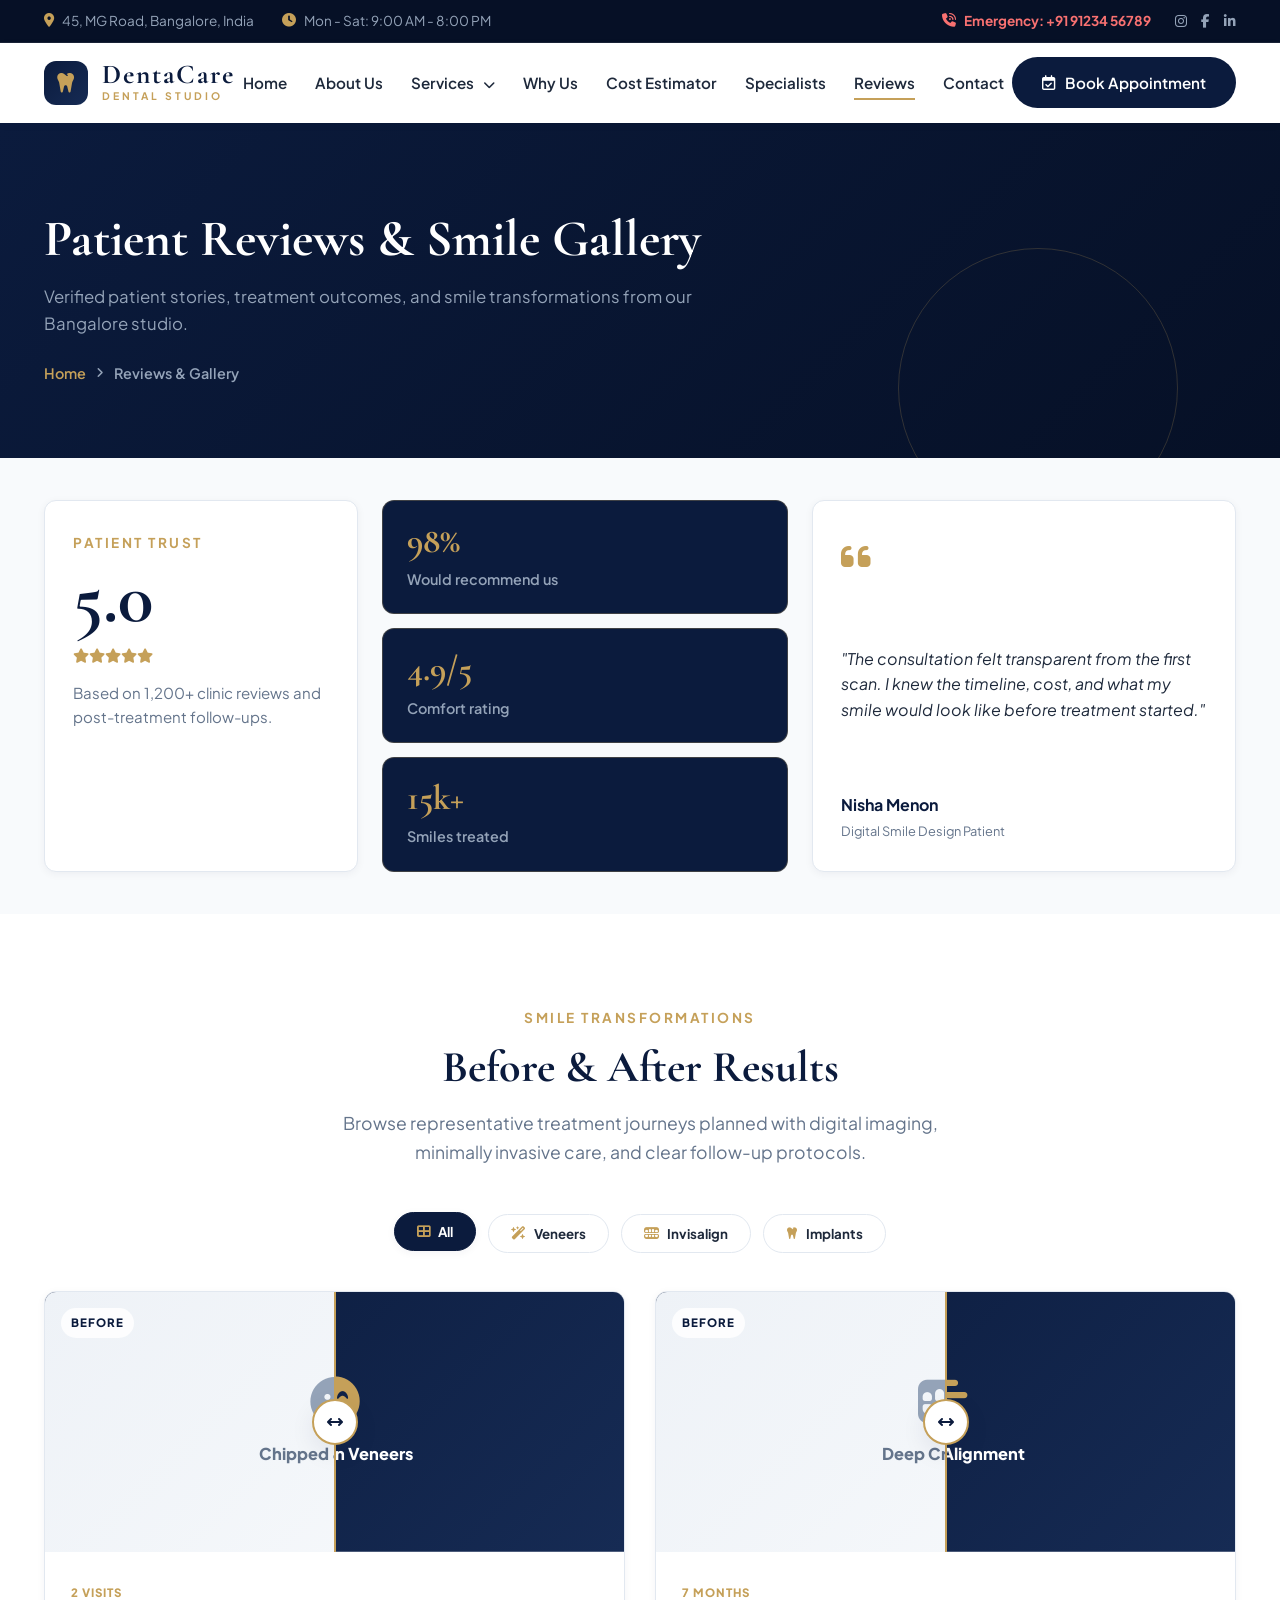
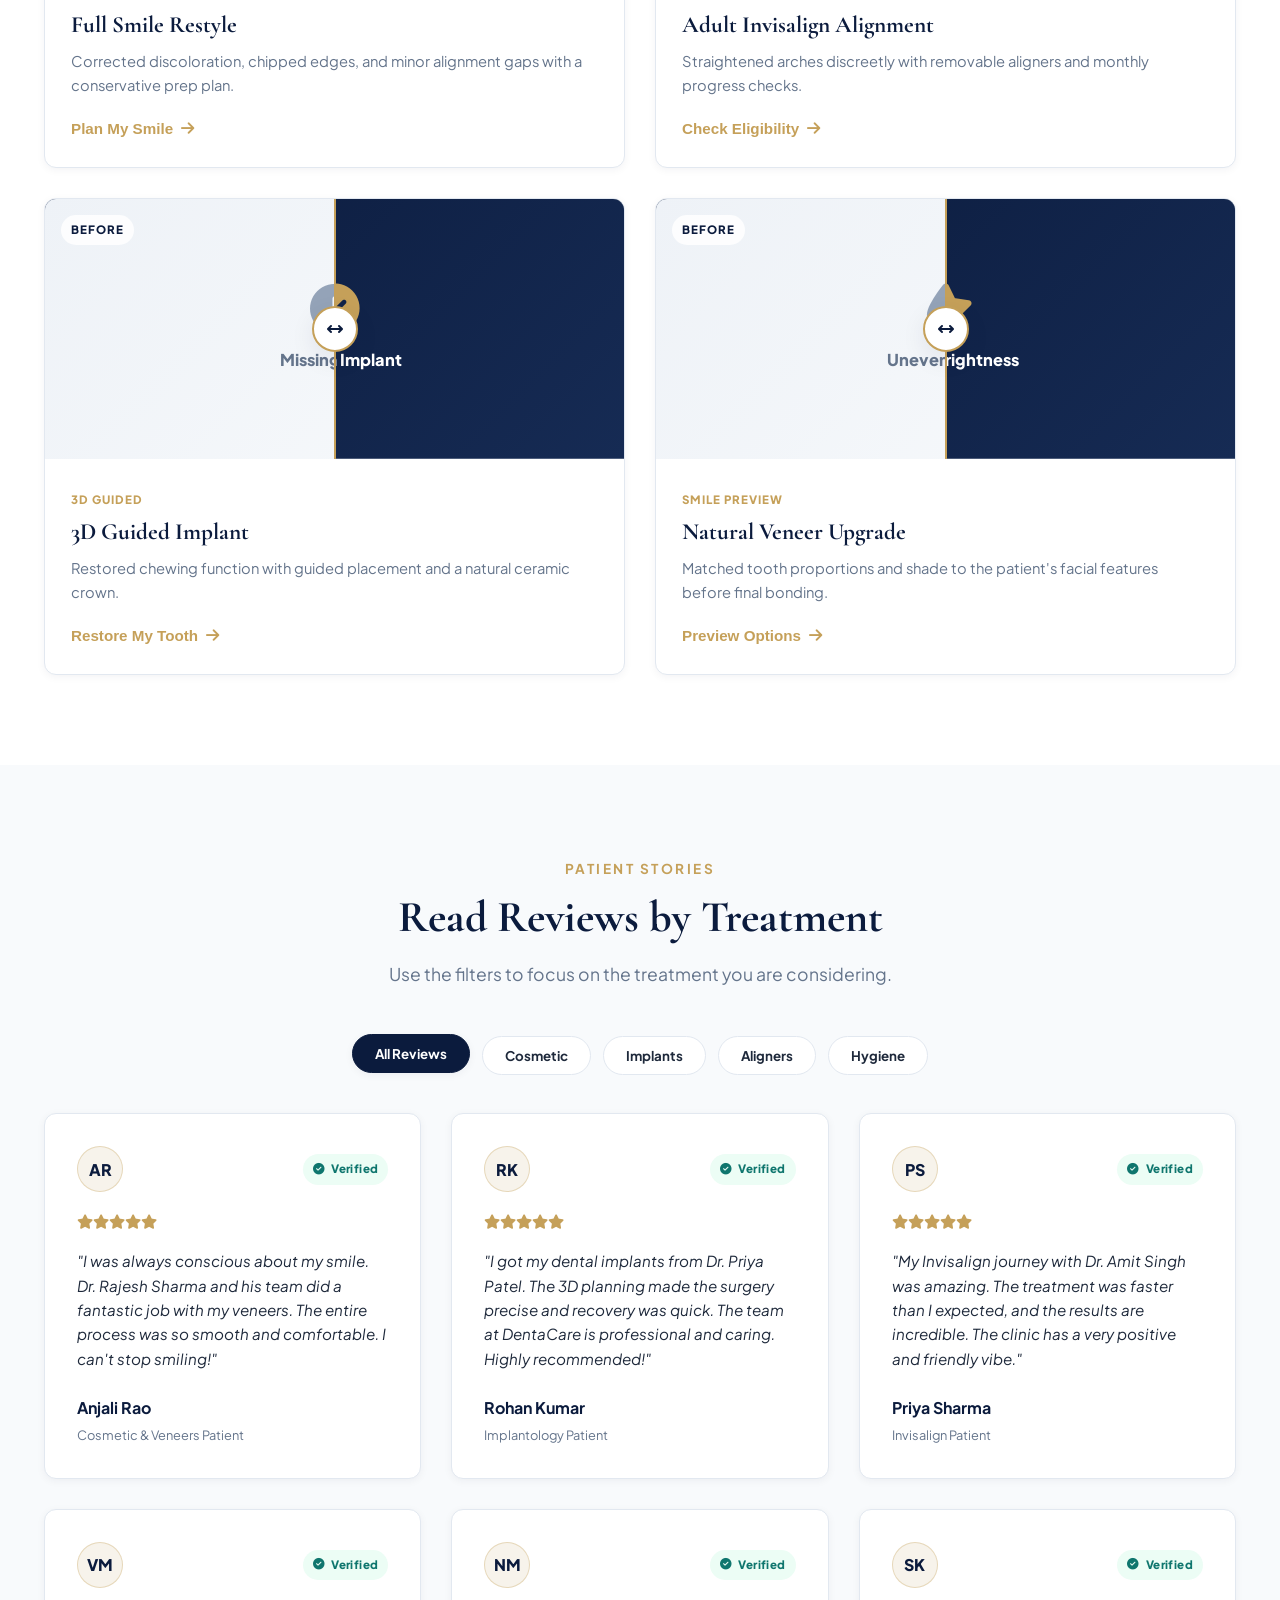
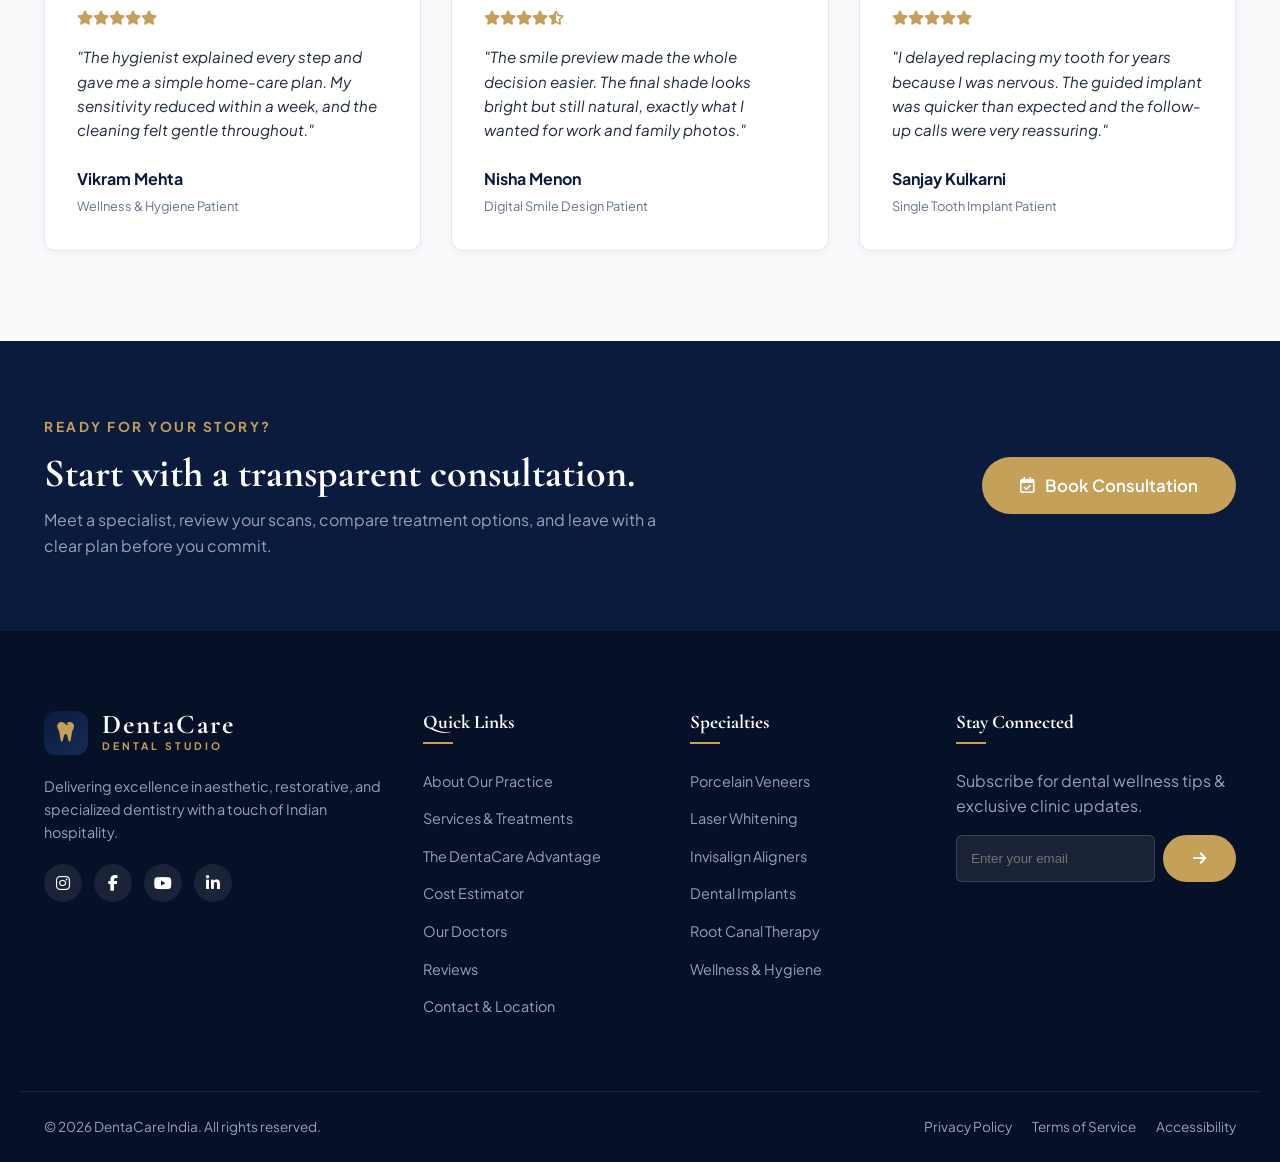
<file: dental/testimonials.html>
<!DOCTYPE html>
<html lang="en">
<head>
    <meta charset="UTF-8">
    <meta name="viewport" content="width=device-width, initial-scale=1.0">
    <title>Patient Reviews & Gallery | DentaCare India</title>
    <link rel="preconnect" href="https://fonts.googleapis.com">
    <link rel="preconnect" href="https://fonts.gstatic.com" crossorigin>
    <link href="https://fonts.googleapis.com/css2?family=Cormorant+Garamond:wght@400;500;600;700&family=Plus+Jakarta+Sans:wght@300;400;500;600;700&display=swap" rel="stylesheet">
    <link rel="stylesheet" href="https://cdnjs.cloudflare.com/ajax/libs/font-awesome/6.4.0/css/all.min.css">
    <link rel="stylesheet" href="css/styles.css?v=reviews-ui-2">
</head>
<body>
    <a class="skip-link" href="#main-content">Skip to main content</a>
    <button class="scroll-top-btn" id="scroll-top-btn" aria-label="Back to top">
        <i class="fa-solid fa-arrow-up"></i>
    </button>

    <!-- Top Emergency & Info Banner -->
    <div class="top-bar">
        <div class="container top-bar-content">
            <div class="top-info">
                <span><i class="fa-solid fa-location-dot"></i> 45, MG Road, Bangalore, India</span>
                <span><i class="fa-solid fa-clock"></i> Mon - Sat: 9:00 AM - 8:00 PM</span>
            </div>
            <div class="top-actions">
                <a href="tel:+919123456789" class="emergency-link"><i class="fa-solid fa-phone-volume"></i> Emergency: +91 91234 56789</a>
                <div class="social-mini">
                    <a href="#"><i class="fa-brands fa-instagram"></i></a>
                    <a href="#"><i class="fa-brands fa-facebook-f"></i></a>
                    <a href="#"><i class="fa-brands fa-linkedin-in"></i></a>
                </div>
            </div>
        </div>
    </div>

    <!-- Navigation Header -->
    <header class="navbar-header" id="navbar">
        <div class="container navbar-container">
            <a href="index.html" class="brand-logo">
                <div class="logo-icon"><i class="fa-solid fa-tooth"></i></div>
                <div class="logo-text">
                    <span class="brand-name">DentaCare</span>
                    <span class="brand-sub">DENTAL STUDIO</span>
                </div>
            </a>

            <nav class="nav-menu" id="nav-menu">
                <ul class="nav-list">
                    <li><a href="index.html" class="nav-link">Home</a></li>
                    <li><a href="about.html" class="nav-link">About Us</a></li>
                    <li class="nav-item has-dropdown">
                        <a href="services.html" class="nav-link dropdown-toggle">Services <i class="fa-solid fa-chevron-down"></i></a>
                        <div class="dropdown-menu">
                            <a href="services/veneers.html" class="dropdown-link">Veneers & Smile Design</a>
                            <a href="services/whitening.html" class="dropdown-link">Laser Teeth Whitening</a>
                            <a href="services/invisalign.html" class="dropdown-link">Invisalign Clear Aligners</a>
                            <a href="services/implants.html" class="dropdown-link">Dental Implants</a>
                            <a href="services/root-canal.html" class="dropdown-link">Root Canal Therapy</a>
                            <a href="services/hygiene.html" class="dropdown-link">Wellness & Hygiene</a>
                        </div>
                    </li>
                    <li><a href="why-us.html" class="nav-link">Why Us</a></li>
                    <li><a href="index.html#estimator" class="nav-link">Cost Estimator</a></li>
                    <li><a href="team.html" class="nav-link">Specialists</a></li>
                    <li><a href="testimonials.html" class="nav-link active">Reviews</a></li>
                    <li><a href="contact.html" class="nav-link">Contact</a></li>
                </ul>
            </nav>

            <div class="nav-cta-wrapper">
                <button class="btn btn-primary open-booking-modal" id="book-nav-btn">
                    <i class="fa-regular fa-calendar-check"></i> Book Appointment
                </button>
                <button class="hamburger-menu" id="hamburger-btn" aria-label="Toggle navigation">
                    <i class="fa-solid fa-bars"></i>
                </button>
            </div>
        </div>
    </header>

    <main id="main-content">
    <div class="subpage-header reviews-header">
        <div class="container">
            <h1>Patient Reviews & Smile Gallery</h1>
            <p>Verified patient stories, treatment outcomes, and smile transformations from our Bangalore studio.</p>
            <div class="breadcrumb">
                <a href="index.html">Home</a> <i class="fa-solid fa-angle-right"></i> <span>Reviews & Gallery</span>
            </div>
        </div>
    </div>

    <section class="reviews-overview">
        <div class="container reviews-overview-grid">
            <div class="rating-panel">
                <span class="section-subtitle">PATIENT TRUST</span>
                <div class="rating-score">5.0</div>
                <div class="stars rating-stars">
                    <i class="fa-solid fa-star"></i><i class="fa-solid fa-star"></i><i class="fa-solid fa-star"></i><i class="fa-solid fa-star"></i><i class="fa-solid fa-star"></i>
                </div>
                <p>Based on 1,200+ clinic reviews and post-treatment follow-ups.</p>
            </div>

            <div class="review-stat-strip">
                <div class="review-stat">
                    <strong>98%</strong>
                    <span>Would recommend us</span>
                </div>
                <div class="review-stat">
                    <strong>4.9/5</strong>
                    <span>Comfort rating</span>
                </div>
                <div class="review-stat">
                    <strong>15k+</strong>
                    <span>Smiles treated</span>
                </div>
            </div>

            <div class="featured-review-card">
                <div class="quote-icon"><i class="fa-solid fa-quote-left"></i></div>
                <p>"The consultation felt transparent from the first scan. I knew the timeline, cost, and what my smile would look like before treatment started."</p>
                <div class="patient-info">
                    <strong>Nisha Menon</strong>
                    <span>Digital Smile Design Patient</span>
                </div>
            </div>
        </div>
    </section>

    <!-- Before & After Gallery -->
    <section class="section-padding smile-gallery-section">
        <div class="container">
            <div class="section-header text-center">
                <span class="section-subtitle">SMILE TRANSFORMATIONS</span>
                <h2 class="section-title">Before & After Results</h2>
                <p class="section-description">Browse representative treatment journeys planned with digital imaging, minimally invasive care, and clear follow-up protocols.</p>
            </div>

            <div class="gallery-tabs">
                <button class="gallery-tab active" data-gallery="all"><i class="fa-solid fa-table-cells-large"></i> All</button>
                <button class="gallery-tab" data-gallery="veneers"><i class="fa-solid fa-wand-magic-sparkles"></i> Veneers</button>
                <button class="gallery-tab" data-gallery="invisalign"><i class="fa-solid fa-teeth-open"></i> Invisalign</button>
                <button class="gallery-tab" data-gallery="implants"><i class="fa-solid fa-tooth"></i> Implants</button>
            </div>

            <div class="ba-grid">
                <div class="ba-card" data-gallery-type="veneers">
                    <div class="ba-slider-card" style="--reveal: 50%;">
                        <div class="ba-stage">
                            <div class="ba-panel ba-before-panel">
                                <span class="ba-label">Before</span>
                                <i class="fa-solid fa-face-meh"></i>
                                <span>Chipped & Stained</span>
                            </div>
                            <div class="ba-panel ba-after-panel">
                                <span class="ba-label">After</span>
                                <i class="fa-solid fa-face-smile-beam"></i>
                                <span>8 Porcelain Veneers</span>
                            </div>
                            <div class="ba-divider" aria-hidden="true"><span><i class="fa-solid fa-arrows-left-right"></i></span></div>
                            <input class="ba-range" type="range" min="12" max="88" value="50" aria-label="Reveal veneer transformation">
                        </div>
                    </div>
                    <div class="ba-info">
                        <span class="case-tag">2 visits</span>
                        <h4>Full Smile Restyle</h4>
                        <p>Corrected discoloration, chipped edges, and minor alignment gaps with a conservative prep plan.</p>
                        <button class="btn-link open-booking-modal" data-service="Veneers & Smile Design">Plan My Smile <i class="fa-solid fa-arrow-right"></i></button>
                    </div>
                </div>

                <div class="ba-card" data-gallery-type="invisalign">
                    <div class="ba-slider-card" style="--reveal: 50%;">
                        <div class="ba-stage">
                            <div class="ba-panel ba-before-panel">
                                <span class="ba-label">Before</span>
                                <i class="fa-solid fa-teeth"></i>
                                <span>Deep Crowding</span>
                            </div>
                            <div class="ba-panel ba-after-panel">
                                <span class="ba-label">After</span>
                                <i class="fa-solid fa-align-center"></i>
                                <span>7 Months Alignment</span>
                            </div>
                            <div class="ba-divider" aria-hidden="true"><span><i class="fa-solid fa-arrows-left-right"></i></span></div>
                            <input class="ba-range" type="range" min="12" max="88" value="50" aria-label="Reveal Invisalign transformation">
                        </div>
                    </div>
                    <div class="ba-info">
                        <span class="case-tag">7 months</span>
                        <h4>Adult Invisalign Alignment</h4>
                        <p>Straightened arches discreetly with removable aligners and monthly progress checks.</p>
                        <button class="btn-link open-booking-modal" data-service="Invisalign">Check Eligibility <i class="fa-solid fa-arrow-right"></i></button>
                    </div>
                </div>

                <div class="ba-card" data-gallery-type="implants">
                    <div class="ba-slider-card" style="--reveal: 50%;">
                        <div class="ba-stage">
                            <div class="ba-panel ba-before-panel">
                                <span class="ba-label">Before</span>
                                <i class="fa-solid fa-circle-exclamation"></i>
                                <span>Missing Molar</span>
                            </div>
                            <div class="ba-panel ba-after-panel">
                                <span class="ba-label">After</span>
                                <i class="fa-solid fa-circle-check"></i>
                                <span>Titanium Implant</span>
                            </div>
                            <div class="ba-divider" aria-hidden="true"><span><i class="fa-solid fa-arrows-left-right"></i></span></div>
                            <input class="ba-range" type="range" min="12" max="88" value="50" aria-label="Reveal implant transformation">
                        </div>
                    </div>
                    <div class="ba-info">
                        <span class="case-tag">3D guided</span>
                        <h4>3D Guided Implant</h4>
                        <p>Restored chewing function with guided placement and a natural ceramic crown.</p>
                        <button class="btn-link open-booking-modal" data-service="Dental Implants">Restore My Tooth <i class="fa-solid fa-arrow-right"></i></button>
                    </div>
                </div>

                <div class="ba-card" data-gallery-type="veneers">
                    <div class="ba-slider-card" style="--reveal: 50%;">
                        <div class="ba-stage">
                            <div class="ba-panel ba-before-panel">
                                <span class="ba-label">Before</span>
                                <i class="fa-solid fa-droplet"></i>
                                <span>Uneven Shade</span>
                            </div>
                            <div class="ba-panel ba-after-panel">
                                <span class="ba-label">After</span>
                                <i class="fa-solid fa-star"></i>
                                <span>Natural Brightness</span>
                            </div>
                            <div class="ba-divider" aria-hidden="true"><span><i class="fa-solid fa-arrows-left-right"></i></span></div>
                            <input class="ba-range" type="range" min="12" max="88" value="50" aria-label="Reveal veneer shade transformation">
                        </div>
                    </div>
                    <div class="ba-info">
                        <span class="case-tag">Smile preview</span>
                        <h4>Natural Veneer Upgrade</h4>
                        <p>Matched tooth proportions and shade to the patient's facial features before final bonding.</p>
                        <button class="btn-link open-booking-modal" data-service="Veneers & Smile Design">Preview Options <i class="fa-solid fa-arrow-right"></i></button>
                    </div>
                </div>
            </div>
        </div>
    </section>

    <!-- Testimonials List -->
    <section class="section-padding bg-light patient-stories-section">
        <div class="container">
            <div class="section-header text-center">
                <span class="section-subtitle">PATIENT STORIES</span>
                <h2 class="section-title">Read Reviews by Treatment</h2>
                <p class="section-description">Use the filters to focus on the treatment you are considering.</p>
            </div>

            <div class="review-filters" aria-label="Filter patient reviews">
                <button class="review-filter active" data-review-filter="all">All Reviews</button>
                <button class="review-filter" data-review-filter="cosmetic">Cosmetic</button>
                <button class="review-filter" data-review-filter="implant">Implants</button>
                <button class="review-filter" data-review-filter="ortho">Aligners</button>
                <button class="review-filter" data-review-filter="hygiene">Hygiene</button>
            </div>

            <div class="testimonials-grid enhanced-testimonials">
                <div class="testimonial-card" data-review-type="cosmetic">
                    <div class="review-card-top">
                        <span class="review-avatar">AR</span>
                        <span class="verified-badge"><i class="fa-solid fa-circle-check"></i> Verified</span>
                    </div>
                    <div class="stars">
                        <i class="fa-solid fa-star"></i><i class="fa-solid fa-star"></i><i class="fa-solid fa-star"></i><i class="fa-solid fa-star"></i><i class="fa-solid fa-star"></i>
                    </div>
                    <p class="review-text">"I was always conscious about my smile. Dr. Rajesh Sharma and his team did a fantastic job with my veneers. The entire process was so smooth and comfortable. I can't stop smiling!"</p>
                    <div class="patient-info">
                        <strong>Anjali Rao</strong>
                        <span>Cosmetic & Veneers Patient</span>
                    </div>
                </div>

                <div class="testimonial-card" data-review-type="implant">
                    <div class="review-card-top">
                        <span class="review-avatar">RK</span>
                        <span class="verified-badge"><i class="fa-solid fa-circle-check"></i> Verified</span>
                    </div>
                    <div class="stars">
                        <i class="fa-solid fa-star"></i><i class="fa-solid fa-star"></i><i class="fa-solid fa-star"></i><i class="fa-solid fa-star"></i><i class="fa-solid fa-star"></i>
                    </div>
                    <p class="review-text">"I got my dental implants from Dr. Priya Patel. The 3D planning made the surgery precise and recovery was quick. The team at DentaCare is professional and caring. Highly recommended!"</p>
                    <div class="patient-info">
                        <strong>Rohan Kumar</strong>
                        <span>Implantology Patient</span>
                    </div>
                </div>

                <div class="testimonial-card" data-review-type="ortho">
                    <div class="review-card-top">
                        <span class="review-avatar">PS</span>
                        <span class="verified-badge"><i class="fa-solid fa-circle-check"></i> Verified</span>
                    </div>
                    <div class="stars">
                        <i class="fa-solid fa-star"></i><i class="fa-solid fa-star"></i><i class="fa-solid fa-star"></i><i class="fa-solid fa-star"></i><i class="fa-solid fa-star"></i>
                    </div>
                    <p class="review-text">"My Invisalign journey with Dr. Amit Singh was amazing. The treatment was faster than I expected, and the results are incredible. The clinic has a very positive and friendly vibe."</p>
                    <div class="patient-info">
                        <strong>Priya Sharma</strong>
                        <span>Invisalign Patient</span>
                    </div>
                </div>

                <div class="testimonial-card" data-review-type="hygiene">
                    <div class="review-card-top">
                        <span class="review-avatar">VM</span>
                        <span class="verified-badge"><i class="fa-solid fa-circle-check"></i> Verified</span>
                    </div>
                    <div class="stars">
                        <i class="fa-solid fa-star"></i><i class="fa-solid fa-star"></i><i class="fa-solid fa-star"></i><i class="fa-solid fa-star"></i><i class="fa-solid fa-star"></i>
                    </div>
                    <p class="review-text">"The hygienist explained every step and gave me a simple home-care plan. My sensitivity reduced within a week, and the cleaning felt gentle throughout."</p>
                    <div class="patient-info">
                        <strong>Vikram Mehta</strong>
                        <span>Wellness & Hygiene Patient</span>
                    </div>
                </div>

                <div class="testimonial-card" data-review-type="cosmetic">
                    <div class="review-card-top">
                        <span class="review-avatar">NM</span>
                        <span class="verified-badge"><i class="fa-solid fa-circle-check"></i> Verified</span>
                    </div>
                    <div class="stars">
                        <i class="fa-solid fa-star"></i><i class="fa-solid fa-star"></i><i class="fa-solid fa-star"></i><i class="fa-solid fa-star"></i><i class="fa-solid fa-star-half-stroke"></i>
                    </div>
                    <p class="review-text">"The smile preview made the whole decision easier. The final shade looks bright but still natural, exactly what I wanted for work and family photos."</p>
                    <div class="patient-info">
                        <strong>Nisha Menon</strong>
                        <span>Digital Smile Design Patient</span>
                    </div>
                </div>

                <div class="testimonial-card" data-review-type="implant">
                    <div class="review-card-top">
                        <span class="review-avatar">SK</span>
                        <span class="verified-badge"><i class="fa-solid fa-circle-check"></i> Verified</span>
                    </div>
                    <div class="stars">
                        <i class="fa-solid fa-star"></i><i class="fa-solid fa-star"></i><i class="fa-solid fa-star"></i><i class="fa-solid fa-star"></i><i class="fa-solid fa-star"></i>
                    </div>
                    <p class="review-text">"I delayed replacing my tooth for years because I was nervous. The guided implant was quicker than expected and the follow-up calls were very reassuring."</p>
                    <div class="patient-info">
                        <strong>Sanjay Kulkarni</strong>
                        <span>Single Tooth Implant Patient</span>
                    </div>
                </div>
            </div>
        </div>
    </section>

    <section class="reviews-cta-section">
        <div class="container reviews-cta">
            <div>
                <span class="section-subtitle">READY FOR YOUR STORY?</span>
                <h2>Start with a transparent consultation.</h2>
                <p>Meet a specialist, review your scans, compare treatment options, and leave with a clear plan before you commit.</p>
            </div>
            <button class="btn btn-gold btn-lg open-booking-modal">
                <i class="fa-regular fa-calendar-check"></i> Book Consultation
            </button>
        </div>
    </section>
    </main>

    <!-- Footer -->
    <footer class="footer">
        <div class="container footer-content">
            <div class="footer-col brand-col">
                <a href="index.html" class="brand-logo footer-logo">
                    <div class="logo-icon"><i class="fa-solid fa-tooth"></i></div>
                    <div class="logo-text">
                        <span class="brand-name">DentaCare</span>
                        <span class="brand-sub">DENTAL STUDIO</span>
                    </div>
                </a>
                <p>Delivering excellence in aesthetic, restorative, and specialized dentistry with a touch of Indian hospitality.</p>
                <div class="social-links">
                    <a href="#"><i class="fa-brands fa-instagram"></i></a>
                    <a href="#"><i class="fa-brands fa-facebook-f"></i></a>
                    <a href="#"><i class="fa-brands fa-youtube"></i></a>
                    <a href="#"><i class="fa-brands fa-linkedin-in"></i></a>
                </div>
            </div>

            <div class="footer-col">
                <h4>Quick Links</h4>
                <ul>
                    <li><a href="about.html">About Our Practice</a></li>
                    <li><a href="services.html">Services & Treatments</a></li>
                    <li><a href="why-us.html">The DentaCare Advantage</a></li>
                    <li><a href="index.html#estimator">Cost Estimator</a></li>
                    <li><a href="team.html">Our Doctors</a></li>
                    <li><a href="testimonials.html">Reviews</a></li>
                    <li><a href="contact.html">Contact & Location</a></li>
                </ul>
            </div>

            <div class="footer-col">
                <h4>Specialties</h4>
                <ul>
                    <li><a href="services/veneers.html">Porcelain Veneers</a></li>
                    <li><a href="services/whitening.html">Laser Whitening</a></li>
                    <li><a href="services/invisalign.html">Invisalign Aligners</a></li>
                    <li><a href="services/implants.html">Dental Implants</a></li>
                    <li><a href="services/root-canal.html">Root Canal Therapy</a></li>
                    <li><a href="services/hygiene.html">Wellness & Hygiene</a></li>
                </ul>
            </div>

            <div class="footer-col">
                <h4>Stay Connected</h4>
                <p>Subscribe for dental wellness tips & exclusive clinic updates.</p>
                <form class="newsletter-form" id="newsletter-form">
                    <input type="email" placeholder="Enter your email" required>
                    <button type="submit" class="btn btn-gold"><i class="fa-solid fa-arrow-right"></i></button>
                </form>
            </div>
        </div>

        <div class="footer-bottom">
            <div class="container footer-bottom-flex">
                <p>&copy; 2026 DentaCare India. All rights reserved.</p>
                <div class="legal-links">
                    <a href="#">Privacy Policy</a>
                    <a href="#">Terms of Service</a>
                    <a href="#">Accessibility</a>
                </div>
            </div>
        </div>
    </footer>

    <!-- Interactive Appointment Booking Modal -->
    <div class="modal-overlay" id="booking-modal">
        <div class="modal-container">
            <button class="modal-close" id="modal-close-btn">&times;</button>
            <div class="modal-header">
                <h2>Book Your Consultation</h2>
                <p>Complete the steps below to reserve your appointment at DentaCare India.</p>
            </div>

            <div class="modal-body">
                <div class="booking-steps-indicator">
                    <div class="step-badge active" id="step-badge-1">1. Treatment</div>
                    <div class="step-badge" id="step-badge-2">2. Schedule</div>
                    <div class="step-badge" id="step-badge-3">3. Patient Details</div>
                </div>

                <form id="full-booking-form">
                    <div class="booking-step-content active" id="booking-step-1">
                        <div class="form-group">
                            <label for="modal-service">Select Treatment Service</label>
                            <select id="modal-service" required>
                                <option value="" disabled selected>Choose a Service</option>
                                <option value="Veneers & Smile Design">Digital Smile Design & Veneers</option>
                                <option value="Laser Whitening">Laser Teeth Whitening</option>
                                <option value="Invisalign">Invisalign® Clear Aligners</option>
                                <option value="Dental Implants">Dental Implants</option>
                                <option value="Root Canal Therapy">Painless Root Canal Therapy</option>
                                <option value="Checkup & Hygiene">Comprehensive Checkup & Hygiene</option>
                                <option value="Emergency Care">Emergency Dental Care</option>
                            </select>
                        </div>

                        <div class="form-group">
                            <label for="modal-doctor">Preferred Specialist (Optional)</label>
                            <select id="modal-doctor">
                                <option value="Any Available Specialist">First Available Specialist</option>
                                <option value="Dr. Rajesh Sharma">Dr. Rajesh Sharma (Cosmetic Specialist)</option>
                                <option value="Dr. Priya Patel">Dr. Priya Patel (Implantologist)</option>
                                <option value="Dr. Amit Singh">Dr. Amit Singh (Orthodontist)</option>
                            </select>
                        </div>

                        <button type="button" class="btn btn-primary btn-block next-step-btn" data-next="2">
                            Next: Select Date & Time <i class="fa-solid fa-arrow-right"></i>
                        </button>
                    </div>

                    <div class="booking-step-content" id="booking-step-2">
                        <div class="form-group">
                            <label for="modal-date">Preferred Date</label>
                            <input type="date" id="modal-date" required>
                        </div>

                        <div class="form-group">
                            <label>Preferred Time Slot</label>
                            <div class="time-slots-grid">
                                <label class="time-slot"><input type="radio" name="timeslot" value="09:00 AM" checked> 09:00 AM</label>
                                <label class="time-slot"><input type="radio" name="timeslot" value="11:00 AM"> 11:00 AM</label>
                                <label class="time-slot"><input type="radio" name="timeslot" value="02:00 PM"> 02:00 PM</label>
                                <label class="time-slot"><input type="radio" name="timeslot" value="04:30 PM"> 04:30 PM</label>
                            </div>
                        </div>

                        <div class="form-buttons-flex">
                            <button type="button" class="btn btn-outline prev-step-btn" data-prev="1">Back</button>
                            <button type="button" class="btn btn-primary next-step-btn" data-next="3">Next: Patient Info <i class="fa-solid fa-arrow-right"></i></button>
                        </div>
                    </div>

                    <div class="booking-step-content" id="booking-step-3">
                        <div class="form-row">
                            <div class="form-group">
                                <label for="patient-name">Full Name *</label>
                                <input type="text" id="patient-name" placeholder="e.g. Anjali Rao" required>
                            </div>
                            <div class="form-group">
                                <label for="patient-phone">Phone Number *</label>
                                <input type="tel" id="patient-phone" placeholder="+91 91234 56789" required>
                            </div>
                        </div>

                        <div class="form-group">
                            <label for="patient-email">Email Address *</label>
                            <input type="email" id="patient-email" placeholder="anjali@example.com" required>
                        </div>

                        <div class="form-group">
                            <label for="patient-notes">Notes or Special Requests (Optional)</label>
                            <textarea id="patient-notes" rows="2" placeholder="Mention any dental anxiety, insurance, or specific concerns..."></textarea>
                        </div>

                        <div class="form-buttons-flex">
                            <button type="button" class="btn btn-outline prev-step-btn" data-prev="2">Back</button>
                            <button type="submit" class="btn btn-gold">
                                <i class="fa-solid fa-check-circle"></i> Confirm Booking
                            </button>
                        </div>
                    </div>
                </form>

                <div class="booking-success-view" id="booking-success-view">
                    <div class="success-icon"><i class="fa-solid fa-circle-check"></i></div>
                    <h3>Appointment Confirmed!</h3>
                    <p>Thank you, <span id="conf-name">Patient</span>. Your reservation has been recorded.</p>

                    <div class="confirmation-details-box">
                        <div class="conf-row"><span>Booking Ref:</span> <strong id="conf-ref">#DentaCare-8921</strong></div>
                        <div class="conf-row"><span>Service:</span> <strong id="conf-service">Veneers</strong></div>
                        <div class="conf-row"><span>Specialist:</span> <strong id="conf-doctor">Dr. Rajesh Sharma</strong></div>
                        <div class="conf-row"><span>Date & Time:</span> <strong id="conf-datetime">Oct 12, 2026 at 11:00 AM</strong></div>
                    </div>

                    <p class="sub-text">A confirmation email and SMS reminder will be sent to your contact details shortly.</p>
                    <button class="btn btn-primary" id="success-close-btn">Done & Return</button>
                </div>
            </div>
        </div>
    </div>

    <div class="toast-container" id="toast-container"></div>
    <script src="js/script.js?v=reviews-ui-2"></script>
</body>
</html>
</file>
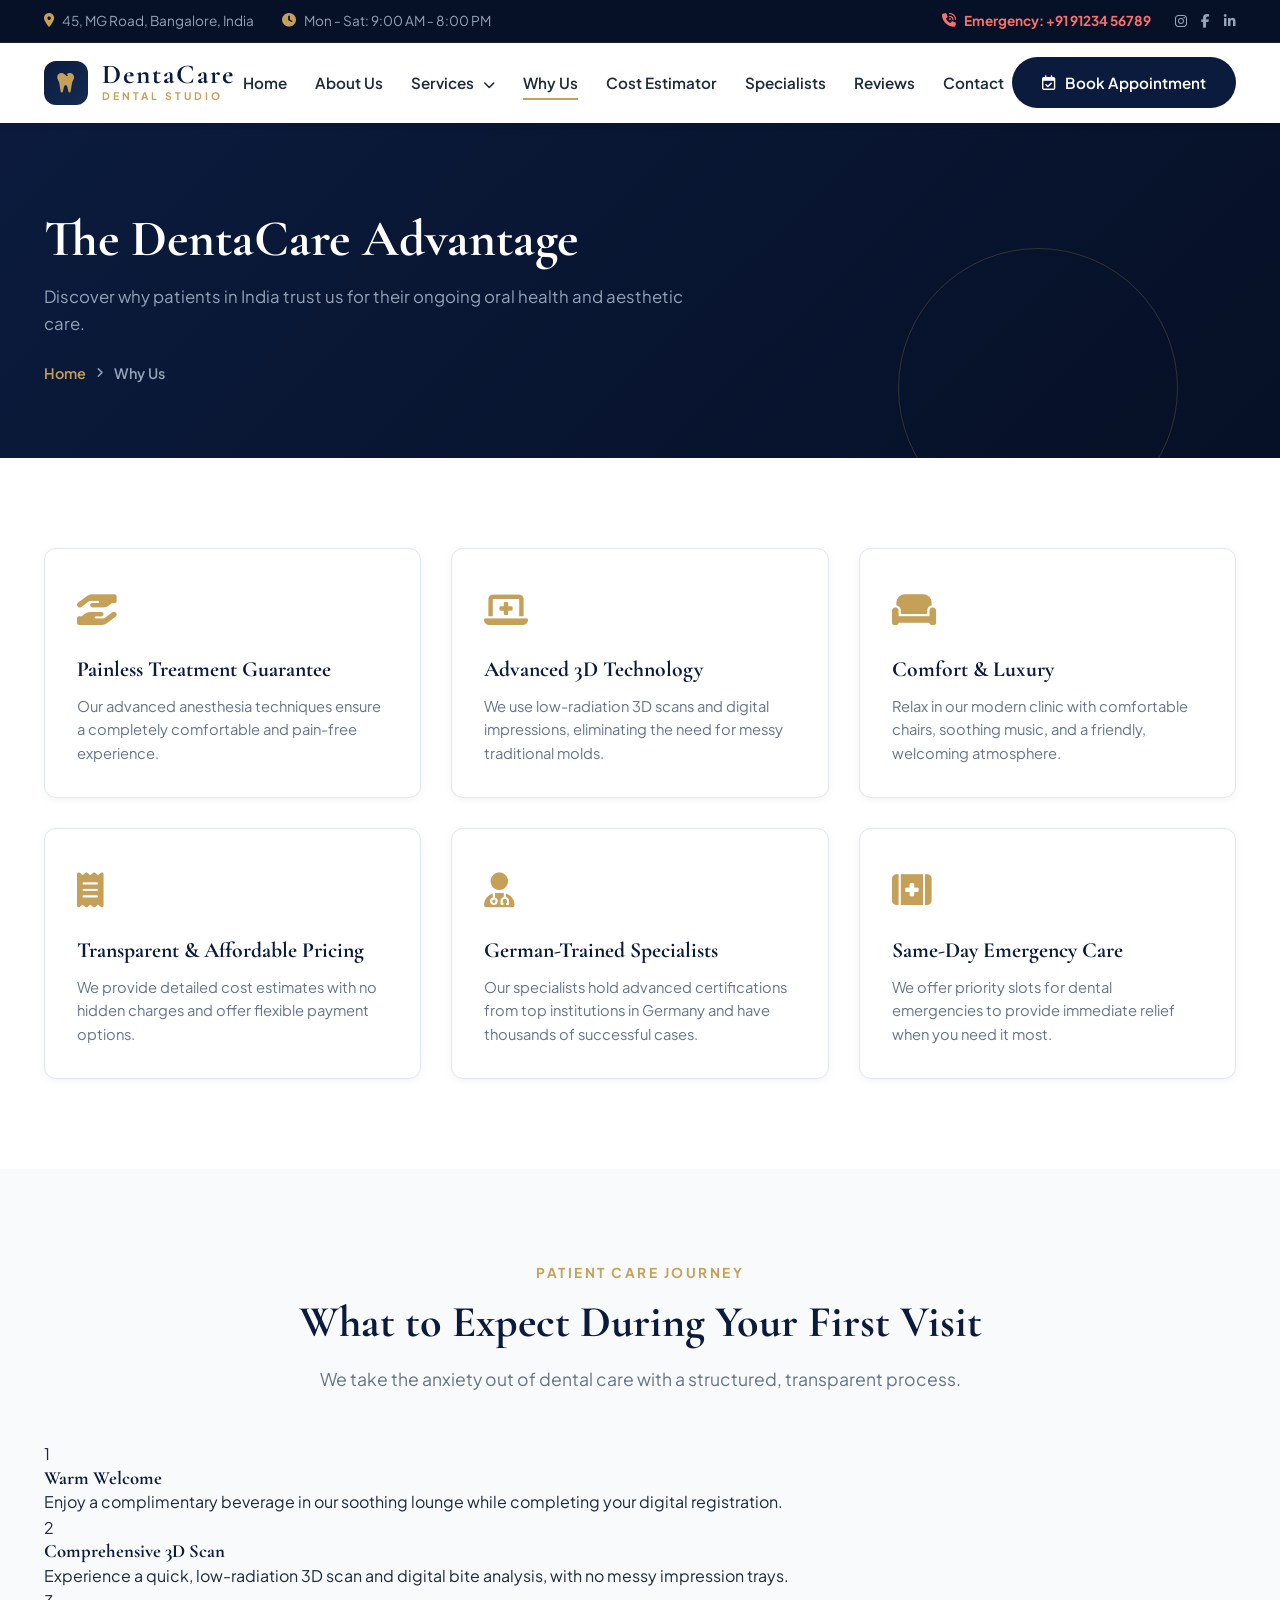
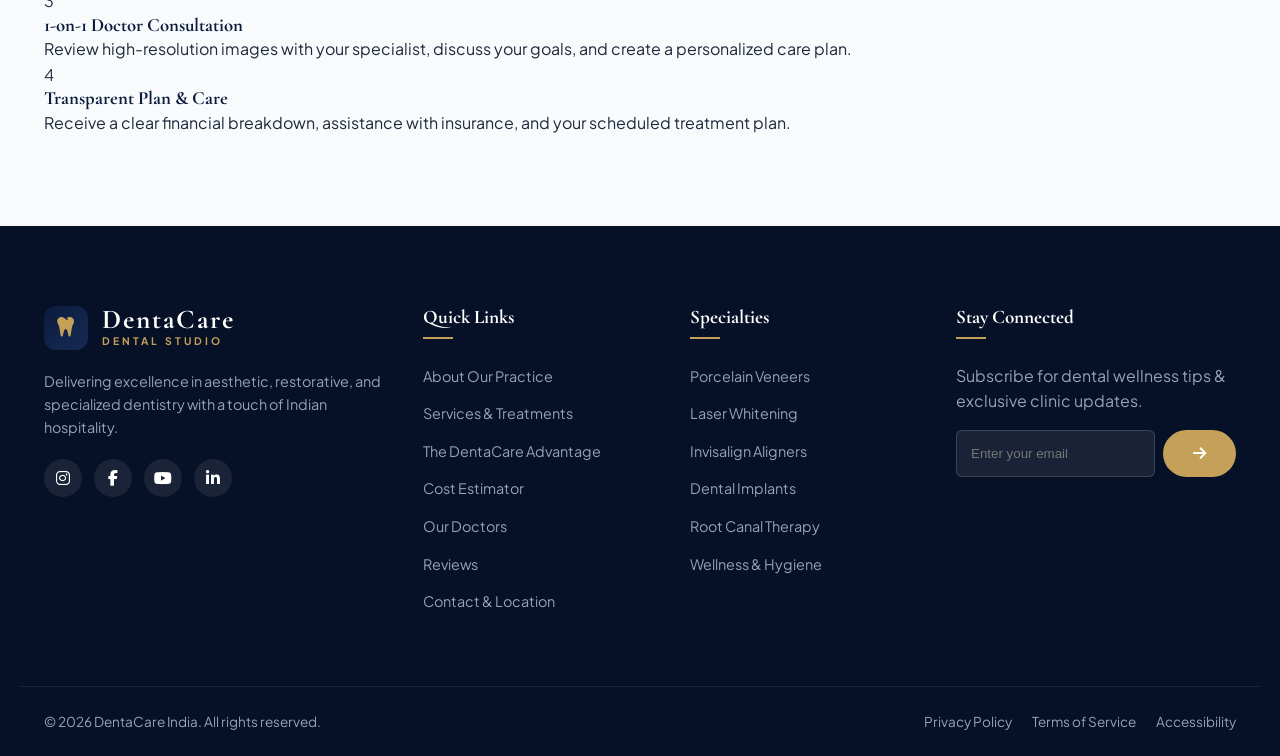
<file: dental/why-us.html>
<!DOCTYPE html>
<html lang="en">
<head>
    <meta charset="UTF-8">
    <meta name="viewport" content="width=device-width, initial-scale=1.0">
    <title>Why Choose Us | DentaCare India</title>
    <link rel="preconnect" href="https://fonts.googleapis.com">
    <link rel="preconnect" href="https://fonts.gstatic.com" crossorigin>
    <link href="https://fonts.googleapis.com/css2?family=Cormorant+Garamond:wght@400;500;600;700&family=Plus+Jakarta+Sans:wght@300;400;500;600;700&display=swap" rel="stylesheet">
    <link rel="stylesheet" href="https://cdnjs.cloudflare.com/ajax/libs/font-awesome/6.4.0/css/all.min.css">
    <link rel="stylesheet" href="css/styles.css">
</head>
<body>
    <a class="skip-link" href="#main-content">Skip to main content</a>
    <button class="scroll-top-btn" id="scroll-top-btn" aria-label="Back to top">
        <i class="fa-solid fa-arrow-up"></i>
    </button>

    <!-- Top Emergency & Info Banner -->
    <div class="top-bar">
        <div class="container top-bar-content">
            <div class="top-info">
                <span><i class="fa-solid fa-location-dot"></i> 45, MG Road, Bangalore, India</span>
                <span><i class="fa-solid fa-clock"></i> Mon - Sat: 9:00 AM - 8:00 PM</span>
            </div>
            <div class="top-actions">
                <a href="tel:+919123456789" class="emergency-link"><i class="fa-solid fa-phone-volume"></i> Emergency: +91 91234 56789</a>
                <div class="social-mini">
                    <a href="#"><i class="fa-brands fa-instagram"></i></a>
                    <a href="#"><i class="fa-brands fa-facebook-f"></i></a>
                    <a href="#"><i class="fa-brands fa-linkedin-in"></i></a>
                </div>
            </div>
        </div>
    </div>

    <!-- Navigation Header -->
    <header class="navbar-header" id="navbar">
        <div class="container navbar-container">
            <a href="index.html" class="brand-logo">
                <div class="logo-icon"><i class="fa-solid fa-tooth"></i></div>
                <div class="logo-text">
                    <span class="brand-name">DentaCare</span>
                    <span class="brand-sub">DENTAL STUDIO</span>
                </div>
            </a>

            <nav class="nav-menu" id="nav-menu">
                <ul class="nav-list">
                    <li><a href="index.html" class="nav-link">Home</a></li>
                    <li><a href="about.html" class="nav-link">About Us</a></li>
                    <li class="nav-item has-dropdown">
                        <a href="services.html" class="nav-link dropdown-toggle">Services <i class="fa-solid fa-chevron-down"></i></a>
                        <div class="dropdown-menu">
                            <a href="services/veneers.html" class="dropdown-link">Veneers & Smile Design</a>
                            <a href="services/whitening.html" class="dropdown-link">Laser Teeth Whitening</a>
                            <a href="services/invisalign.html" class="dropdown-link">Invisalign Clear Aligners</a>
                            <a href="services/implants.html" class="dropdown-link">Dental Implants</a>
                            <a href="services/root-canal.html" class="dropdown-link">Root Canal Therapy</a>
                            <a href="services/hygiene.html" class="dropdown-link">Wellness & Hygiene</a>
                        </div>
                    </li>
                    <li><a href="why-us.html" class="nav-link active">Why Us</a></li>
                    <li><a href="index.html#estimator" class="nav-link">Cost Estimator</a></li>
                    <li><a href="team.html" class="nav-link">Specialists</a></li>
                    <li><a href="testimonials.html" class="nav-link">Reviews</a></li>
                    <li><a href="contact.html" class="nav-link">Contact</a></li>
                </ul>
            </nav>

            <div class="nav-cta-wrapper">
                <button class="btn btn-primary open-booking-modal" id="book-nav-btn">
                    <i class="fa-regular fa-calendar-check"></i> Book Appointment
                </button>
                <button class="hamburger-menu" id="hamburger-btn" aria-label="Toggle navigation">
                    <i class="fa-solid fa-bars"></i>
                </button>
            </div>
        </div>
    </header>

    <main id="main-content">
<div class="subpage-header">
        <div class="container">
            <h1>The DentaCare Advantage</h1>
            <p>Discover why patients in India trust us for their ongoing oral health and aesthetic care.</p>
            <div class="breadcrumb">
                <a href="index.html">Home</a> <i class="fa-solid fa-angle-right"></i> <span>Why Us</span>
            </div>
        </div>
    </div>

    <!-- Advantages Section -->
    <section class="section-padding">
        <div class="container">
            <div class="why-us-grid">
                <div class="why-card">
                    <div class="why-icon"><i class="fa-solid fa-hand-holding-hand"></i></div>
                    <h3>Painless Treatment Guarantee</h3>
                    <p>Our advanced anesthesia techniques ensure a completely comfortable and pain-free experience.</p>
                </div>

                <div class="why-card">
                    <div class="why-icon"><i class="fa-solid fa-laptop-medical"></i></div>
                    <h3>Advanced 3D Technology</h3>
                    <p>We use low-radiation 3D scans and digital impressions, eliminating the need for messy traditional molds.</p>
                </div>

                <div class="why-card">
                    <div class="why-icon"><i class="fa-solid fa-couch"></i></div>
                    <h3>Comfort & Luxury</h3>
                    <p>Relax in our modern clinic with comfortable chairs, soothing music, and a friendly, welcoming atmosphere.</p>
                </div>

                <div class="why-card">
                    <div class="why-icon"><i class="fa-solid fa-receipt"></i></div>
                    <h3>Transparent & Affordable Pricing</h3>
                    <p>We provide detailed cost estimates with no hidden charges and offer flexible payment options.</p>
                </div>

                <div class="why-card">
                    <div class="why-icon"><i class="fa-solid fa-user-doctor"></i></div>
                    <h3>German-Trained Specialists</h3>
                    <p>Our specialists hold advanced certifications from top institutions in Germany and have thousands of successful cases.</p>
                </div>

                <div class="why-card">
                    <div class="why-icon"><i class="fa-solid fa-kit-medical"></i></div>
                    <h3>Same-Day Emergency Care</h3>
                    <p>We offer priority slots for dental emergencies to provide immediate relief when you need it most.</p>
                </div>
            </div>
        </div>
    </section>

    <!-- First Visit & Patient Journey -->
    <section class="section-padding bg-light">
        <div class="container">
            <div class="section-header text-center">
                <span class="section-subtitle">PATIENT CARE JOURNEY</span>
                <h2 class="section-title">What to Expect During Your First Visit</h2>
                <p class="section-description">We take the anxiety out of dental care with a structured, transparent process.</p>
            </div>

            <div class="journey-grid">
                <div class="journey-step">
                    <div class="step-number">1</div>
                    <h3>Warm Welcome</h3>
                    <p>Enjoy a complimentary beverage in our soothing lounge while completing your digital registration.</p>
                </div>

                <div class="journey-step">
                    <div class="step-number">2</div>
                    <h3>Comprehensive 3D Scan</h3>
                    <p>Experience a quick, low-radiation 3D scan and digital bite analysis, with no messy impression trays.</p>
                </div>

                <div class="journey-step">
                    <div class="step-number">3</div>
                    <h3>1-on-1 Doctor Consultation</h3>
                    <p>Review high-resolution images with your specialist, discuss your goals, and create a personalized care plan.</p>
                </div>

                <div class="journey-step">
                    <div class="step-number">4</div>
                    <h3>Transparent Plan & Care</h3>
                    <p>Receive a clear financial breakdown, assistance with insurance, and your scheduled treatment plan.</p>
                </div>
            </div>
        </div>
    </section>
    </main>

    <!-- Footer -->
    <footer class="footer">
        <div class="container footer-content">
            <div class="footer-col brand-col">
                <a href="index.html" class="brand-logo footer-logo">
                    <div class="logo-icon"><i class="fa-solid fa-tooth"></i></div>
                    <div class="logo-text">
                        <span class="brand-name">DentaCare</span>
                        <span class="brand-sub">DENTAL STUDIO</span>
                    </div>
                </a>
                <p>Delivering excellence in aesthetic, restorative, and specialized dentistry with a touch of Indian hospitality.</p>
                <div class="social-links">
                    <a href="#"><i class="fa-brands fa-instagram"></i></a>
                    <a href="#"><i class="fa-brands fa-facebook-f"></i></a>
                    <a href="#"><i class="fa-brands fa-youtube"></i></a>
                    <a href="#"><i class="fa-brands fa-linkedin-in"></i></a>
                </div>
            </div>

            <div class="footer-col">
                <h4>Quick Links</h4>
                <ul>
                    <li><a href="about.html">About Our Practice</a></li>
                    <li><a href="services.html">Services & Treatments</a></li>
                    <li><a href="why-us.html">The DentaCare Advantage</a></li>
                    <li><a href="index.html#estimator">Cost Estimator</a></li>
                    <li><a href="team.html">Our Doctors</a></li>
                    <li><a href="testimonials.html">Reviews</a></li>
                    <li><a href="contact.html">Contact & Location</a></li>
                </ul>
            </div>

            <div class="footer-col">
                <h4>Specialties</h4>
                <ul>
                    <li><a href="services/veneers.html">Porcelain Veneers</a></li>
                    <li><a href="services/whitening.html">Laser Whitening</a></li>
                    <li><a href="services/invisalign.html">Invisalign Aligners</a></li>
                    <li><a href="services/implants.html">Dental Implants</a></li>
                    <li><a href="services/root-canal.html">Root Canal Therapy</a></li>
                    <li><a href="services/hygiene.html">Wellness & Hygiene</a></li>
                </ul>
            </div>

            <div class="footer-col">
                <h4>Stay Connected</h4>
                <p>Subscribe for dental wellness tips & exclusive clinic updates.</p>
                <form class="newsletter-form" id="newsletter-form">
                    <input type="email" placeholder="Enter your email" required>
                    <button type="submit" class="btn btn-gold"><i class="fa-solid fa-arrow-right"></i></button>
                </form>
            </div>
        </div>

        <div class="footer-bottom">
            <div class="container footer-bottom-flex">
                <p>&copy; 2026 DentaCare India. All rights reserved.</p>
                <div class="legal-links">
                    <a href="#">Privacy Policy</a>
                    <a href="#">Terms of Service</a>
                    <a href="#">Accessibility</a>
                </div>
            </div>
        </div>
    </footer>

    <!-- Interactive Appointment Booking Modal -->
    <div class="modal-overlay" id="booking-modal">
        <div class="modal-container">
            <button class="modal-close" id="modal-close-btn">&times;</button>
            <div class="modal-header">
                <h2>Book Your Consultation</h2>
                <p>Complete the steps below to reserve your appointment at DentaCare India.</p>
            </div>

            <div class="modal-body">
                <div class="booking-steps-indicator">
                    <div class="step-badge active" id="step-badge-1">1. Treatment</div>
                    <div class="step-badge" id="step-badge-2">2. Schedule</div>
                    <div class="step-badge" id="step-badge-3">3. Patient Details</div>
                </div>

                <form id="full-booking-form">
                    <div class="booking-step-content active" id="booking-step-1">
                        <div class="form-group">
                            <label for="modal-service">Select Treatment Service</label>
                            <select id="modal-service" required>
                                <option value="" disabled selected>Choose a Service</option>
                                <option value="Veneers & Smile Design">Digital Smile Design & Veneers</option>
                                <option value="Laser Whitening">Laser Teeth Whitening</option>
                                <option value="Invisalign">Invisalign® Clear Aligners</option>
                                <option value="Dental Implants">Dental Implants</option>
                                <option value="Root Canal Therapy">Painless Root Canal Therapy</option>
                                <option value="Checkup & Hygiene">Comprehensive Checkup & Hygiene</option>
                                <option value="Emergency Care">Emergency Dental Care</option>
                            </select>
                        </div>

                        <div class="form-group">
                            <label for="modal-doctor">Preferred Specialist (Optional)</label>
                            <select id="modal-doctor">
                                <option value="Any Available Specialist">First Available Specialist</option>
                                <option value="Dr. Rajesh Sharma">Dr. Rajesh Sharma (Cosmetic Specialist)</option>
                                <option value="Dr. Priya Patel">Dr. Priya Patel (Implantologist)</option>
                                <option value="Dr. Amit Singh">Dr. Amit Singh (Orthodontist)</option>
                            </select>
                        </div>

                        <button type="button" class="btn btn-primary btn-block next-step-btn" data-next="2">
                            Next: Select Date & Time <i class="fa-solid fa-arrow-right"></i>
                        </button>
                    </div>

                    <div class="booking-step-content" id="booking-step-2">
                        <div class="form-group">
                            <label for="modal-date">Preferred Date</label>
                            <input type="date" id="modal-date" required>
                        </div>

                        <div class="form-group">
                            <label>Preferred Time Slot</label>
                            <div class="time-slots-grid">
                                <label class="time-slot"><input type="radio" name="timeslot" value="09:00 AM" checked> 09:00 AM</label>
                                <label class="time-slot"><input type="radio" name="timeslot" value="11:00 AM"> 11:00 AM</label>
                                <label class="time-slot"><input type="radio" name="timeslot" value="02:00 PM"> 02:00 PM</label>
                                <label class="time-slot"><input type="radio" name="timeslot" value="04:30 PM"> 04:30 PM</label>
                            </div>
                        </div>

                        <div class="form-buttons-flex">
                            <button type="button" class="btn btn-outline prev-step-btn" data-prev="1">Back</button>
                            <button type="button" class="btn btn-primary next-step-btn" data-next="3">Next: Patient Info <i class="fa-solid fa-arrow-right"></i></button>
                        </div>
                    </div>

                    <div class="booking-step-content" id="booking-step-3">
                        <div class="form-row">
                            <div class="form-group">
                                <label for="patient-name">Full Name *</label>
                                <input type="text" id="patient-name" placeholder="e.g. Anjali Rao" required>
                            </div>
                            <div class="form-group">
                                <label for="patient-phone">Phone Number *</label>
                                <input type="tel" id="patient-phone" placeholder="+91 91234 56789" required>
                            </div>
                        </div>

                        <div class="form-group">
                            <label for="patient-email">Email Address *</label>
                            <input type="email" id="patient-email" placeholder="anjali@example.com" required>
                        </div>

                        <div class="form-group">
                            <label for="patient-notes">Notes or Special Requests (Optional)</label>
                            <textarea id="patient-notes" rows="2" placeholder="Mention any dental anxiety, insurance, or specific concerns..."></textarea>
                        </div>

                        <div class="form-buttons-flex">
                            <button type="button" class="btn btn-outline prev-step-btn" data-prev="2">Back</button>
                            <button type="submit" class="btn btn-gold">
                                <i class="fa-solid fa-check-circle"></i> Confirm Booking
                            </button>
                        </div>
                    </div>
                </form>

                <div class="booking-success-view" id="booking-success-view">
                    <div class="success-icon"><i class="fa-solid fa-circle-check"></i></div>
                    <h3>Appointment Confirmed!</h3>
                    <p>Thank you, <span id="conf-name">Patient</span>. Your reservation has been recorded.</p>

                    <div class="confirmation-details-box">
                        <div class="conf-row"><span>Booking Ref:</span> <strong id="conf-ref">#DentaCare-8921</strong></div>
                        <div class="conf-row"><span>Service:</span> <strong id="conf-service">Veneers</strong></div>
                        <div class="conf-row"><span>Specialist:</span> <strong id="conf-doctor">Dr. Rajesh Sharma</strong></div>
                        <div class="conf-row"><span>Date & Time:</span> <strong id="conf-datetime">Oct 12, 2026 at 11:00 AM</strong></div>
                    </div>

                    <p class="sub-text">A confirmation email and SMS reminder will be sent to your contact details shortly.</p>
                    <button class="btn btn-primary" id="success-close-btn">Done & Return</button>
                </div>
            </div>
        </div>
    </div>

    <div class="toast-container" id="toast-container"></div>
     <script src="js/script.js"></script>
</body>
</html>
</file>
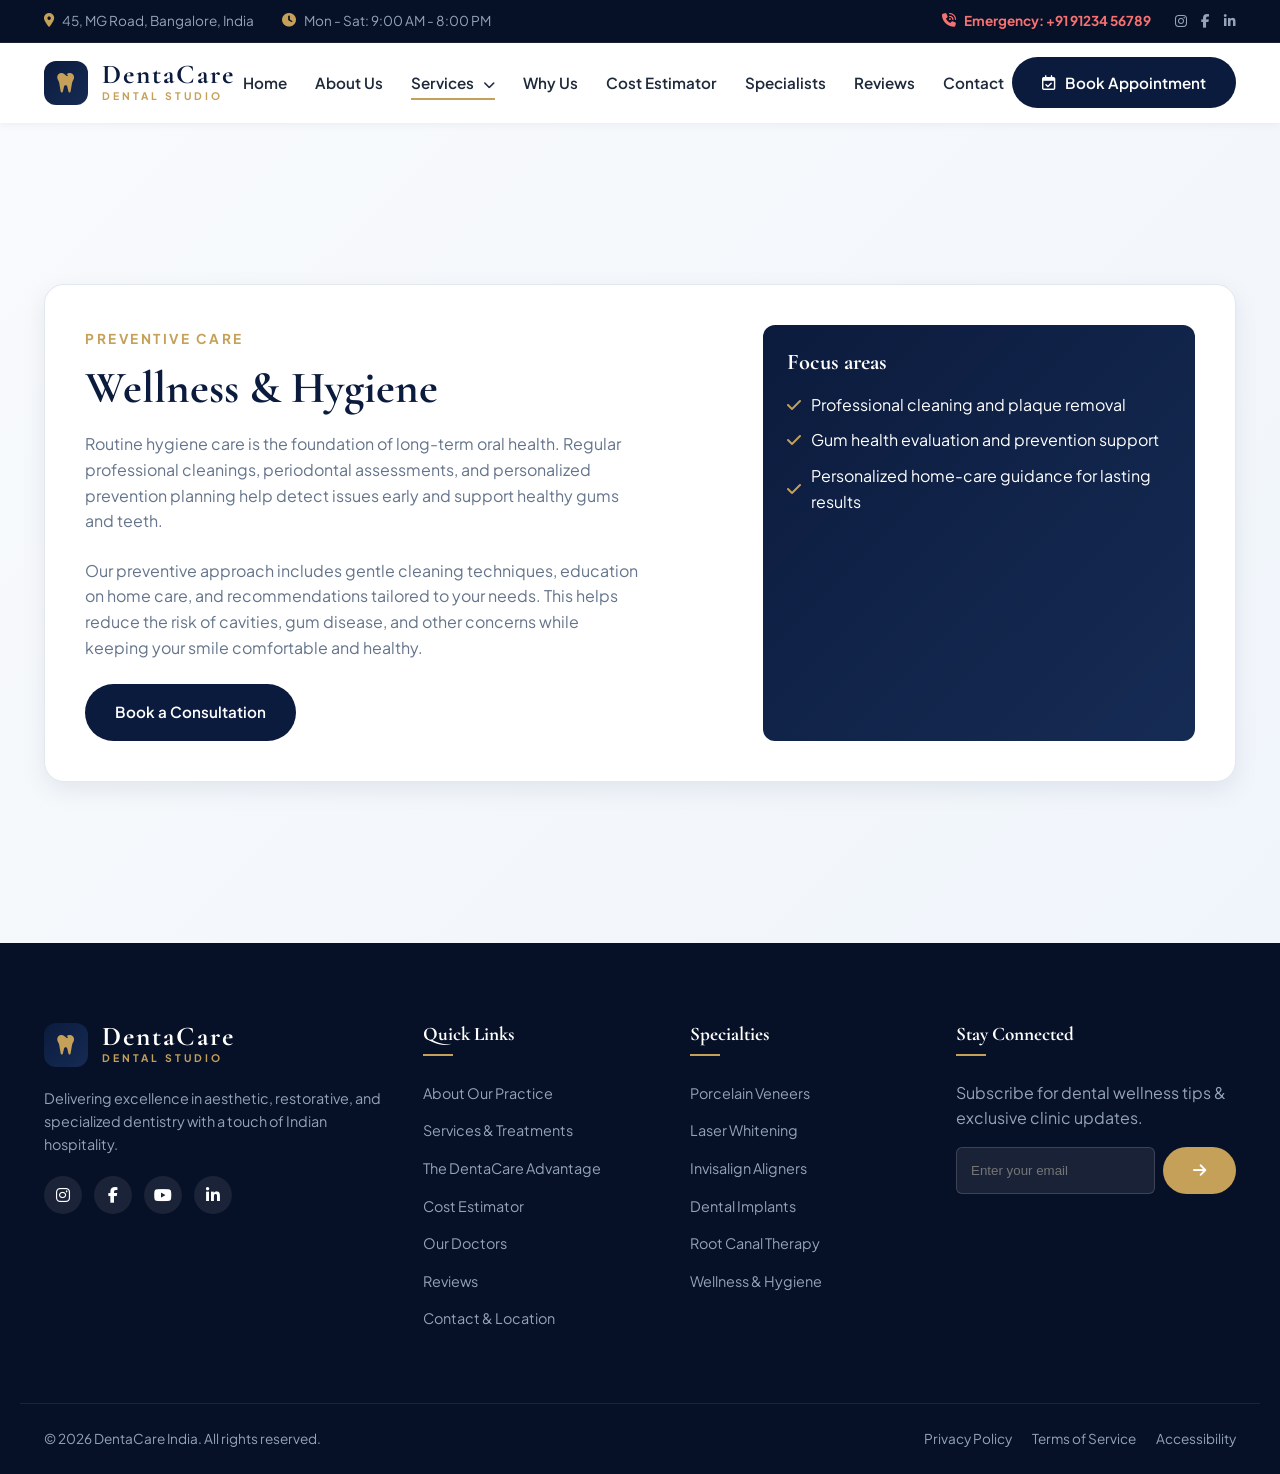
<file: dental/services/hygiene.html>
<!DOCTYPE html>
<html lang="en">
<head>
  <meta charset="UTF-8" />
  <meta name="viewport" content="width=device-width, initial-scale=1.0" />
  <title>Wellness & Hygiene | DentaCare India</title>
  <link rel="preconnect" href="https://fonts.googleapis.com" />
  <link rel="preconnect" href="https://fonts.gstatic.com" crossorigin />
  <link href="https://fonts.googleapis.com/css2?family=Cormorant+Garamond:wght@400;500;600;700&family=Plus+Jakarta+Sans:wght@300;400;500;600;700&display=swap" rel="stylesheet" />
  <link rel="stylesheet" href="https://cdnjs.cloudflare.com/ajax/libs/font-awesome/6.4.0/css/all.min.css" />
  <link rel="stylesheet" href="../css/styles.css">
</head>
<body>
    <a class="skip-link" href="#main-content">Skip to main content</a>
    <button class="scroll-top-btn" id="scroll-top-btn" aria-label="Back to top">
        <i class="fa-solid fa-arrow-up"></i>
    </button>

    <!-- Top Emergency & Info Banner -->
    <div class="top-bar">
        <div class="container top-bar-content">
            <div class="top-info">
                <span><i class="fa-solid fa-location-dot"></i> 45, MG Road, Bangalore, India</span>
                <span><i class="fa-solid fa-clock"></i> Mon - Sat: 9:00 AM - 8:00 PM</span>
            </div>
            <div class="top-actions">
                <a href="tel:+919123456789" class="emergency-link"><i class="fa-solid fa-phone-volume"></i> Emergency: +91 91234 56789</a>
                <div class="social-mini">
                    <a href="#"><i class="fa-brands fa-instagram"></i></a>
                    <a href="#"><i class="fa-brands fa-facebook-f"></i></a>
                    <a href="#"><i class="fa-brands fa-linkedin-in"></i></a>
                </div>
            </div>
        </div>
    </div>

    <!-- Navigation Header -->
    <header class="navbar-header" id="navbar">
        <div class="container navbar-container">
            <a href="../index.html" class="brand-logo">
                <div class="logo-icon"><i class="fa-solid fa-tooth"></i></div>
                <div class="logo-text">
                    <span class="brand-name">DentaCare</span>
                    <span class="brand-sub">DENTAL STUDIO</span>
                </div>
            </a>

            <nav class="nav-menu" id="nav-menu">
                <ul class="nav-list">
                    <li><a href="../index.html" class="nav-link">Home</a></li>
                    <li><a href="../about.html" class="nav-link">About Us</a></li>
                    <li class="nav-item has-dropdown">
                        <a href="../services.html" class="nav-link dropdown-toggle active">Services <i class="fa-solid fa-chevron-down"></i></a>
                        <div class="dropdown-menu">
                            <a href="veneers.html" class="dropdown-link">Veneers & Smile Design</a>
                            <a href="whitening.html" class="dropdown-link">Laser Teeth Whitening</a>
                            <a href="invisalign.html" class="dropdown-link">Invisalign Clear Aligners</a>
                            <a href="implants.html" class="dropdown-link">Dental Implants</a>
                            <a href="root-canal.html" class="dropdown-link">Root Canal Therapy</a>
                            <a href="hygiene.html" class="dropdown-link">Wellness & Hygiene</a>
                        </div>
                    </li>
                    <li><a href="../why-us.html" class="nav-link">Why Us</a></li>
                    <li><a href="../index.html#estimator" class="nav-link">Cost Estimator</a></li>
                    <li><a href="../team.html" class="nav-link">Specialists</a></li>
                    <li><a href="../testimonials.html" class="nav-link">Reviews</a></li>
                    <li><a href="../contact.html" class="nav-link">Contact</a></li>
                </ul>
            </nav>

            <div class="nav-cta-wrapper">
                <button class="btn btn-primary open-booking-modal" id="book-nav-btn">
                    <i class="fa-regular fa-calendar-check"></i> Book Appointment
                </button>
                <button class="hamburger-menu" id="hamburger-btn" aria-label="Toggle navigation">
                    <i class="fa-solid fa-bars"></i>
                </button>
            </div>
        </div>
    </header>

  <main id="main-content">
    <section class="section-padding service-page-hero">
      <div class="container">
        <div class="service-page-card">
          <div class="service-page-content">
            <span class="section-subtitle">PREVENTIVE CARE</span>
            <h1>Wellness & Hygiene</h1>
            <p>Routine hygiene care is the foundation of long-term oral health. Regular professional cleanings, periodontal assessments, and personalized prevention planning help detect issues early and support healthy gums and teeth.</p>
            <p>Our preventive approach includes gentle cleaning techniques, education on home care, and recommendations tailored to your needs. This helps reduce the risk of cavities, gum disease, and other concerns while keeping your smile comfortable and healthy.</p>
            <a href="../contact.html" class="btn btn-primary">Book a Consultation</a>
          </div>
          <div class="service-page-side">
            <div class="service-highlight-box">
              <h3>Focus areas</h3>
              <ul>
                <li><i class="fa-solid fa-check"></i> Professional cleaning and plaque removal</li>
                <li><i class="fa-solid fa-check"></i> Gum health evaluation and prevention support</li>
                <li><i class="fa-solid fa-check"></i> Personalized home-care guidance for lasting results</li>
              </ul>
            </div>
          </div>
        </div>
      </div>
    </section>
  </main>
    <!-- Footer -->
    <footer class="footer">
        <div class="container footer-content">
            <div class="footer-col brand-col">
                <a href="../index.html" class="brand-logo footer-logo">
                    <div class="logo-icon"><i class="fa-solid fa-tooth"></i></div>
                    <div class="logo-text">
                        <span class="brand-name">DentaCare</span>
                        <span class="brand-sub">DENTAL STUDIO</span>
                    </div>
                </a>
                <p>Delivering excellence in aesthetic, restorative, and specialized dentistry with a touch of Indian hospitality.</p>
                <div class="social-links">
                    <a href="#"><i class="fa-brands fa-instagram"></i></a>
                    <a href="#"><i class="fa-brands fa-facebook-f"></i></a>
                    <a href="#"><i class="fa-brands fa-youtube"></i></a>
                    <a href="#"><i class="fa-brands fa-linkedin-in"></i></a>
                </div>
            </div>

            <div class="footer-col">
                <h4>Quick Links</h4>
                <ul>
                    <li><a href="../about.html">About Our Practice</a></li>
                    <li><a href="../services.html">Services & Treatments</a></li>
                    <li><a href="../why-us.html">The DentaCare Advantage</a></li>
                    <li><a href="../index.html#estimator">Cost Estimator</a></li>
                    <li><a href="../team.html">Our Doctors</a></li>
                    <li><a href="../testimonials.html">Reviews</a></li>
                    <li><a href="../contact.html">Contact & Location</a></li>
                </ul>
            </div>

            <div class="footer-col">
                <h4>Specialties</h4>
                <ul>
                    <li><a href="veneers.html">Porcelain Veneers</a></li>
                    <li><a href="whitening.html">Laser Whitening</a></li>
                    <li><a href="invisalign.html">Invisalign Aligners</a></li>
                    <li><a href="implants.html">Dental Implants</a></li>
                    <li><a href="root-canal.html">Root Canal Therapy</a></li>
                    <li><a href="hygiene.html">Wellness & Hygiene</a></li>
                </ul>
            </div>

            <div class="footer-col">
                <h4>Stay Connected</h4>
                <p>Subscribe for dental wellness tips & exclusive clinic updates.</p>
                <form class="newsletter-form" id="newsletter-form">
                    <input type="email" placeholder="Enter your email" required>
                    <button type="submit" class="btn btn-gold"><i class="fa-solid fa-arrow-right"></i></button>
                </form>
            </div>
        </div>

        <div class="footer-bottom">
            <div class="container footer-bottom-flex">
                <p>&copy; 2026 DentaCare India. All rights reserved.</p>
                <div class="legal-links">
                    <a href="#">Privacy Policy</a>
                    <a href="#">Terms of Service</a>
                    <a href="#">Accessibility</a>
                </div>
            </div>
        </div>
    </footer>


    <!-- Interactive Appointment Booking Modal -->
    <div class="modal-overlay" id="booking-modal">
        <div class="modal-container">
            <button class="modal-close" id="modal-close-btn">&times;</button>
            <div class="modal-header">
                <h2>Book Your Consultation</h2>
                <p>Complete the steps below to reserve your appointment at DentaCare India.</p>
            </div>

            <div class="modal-body">
                <!-- Step Indicator -->
                <div class="booking-steps-indicator">
                    <div class="step-badge active" id="step-badge-1">1. Treatment</div>
                    <div class="step-badge" id="step-badge-2">2. Schedule</div>
                    <div class="step-badge" id="step-badge-3">3. Patient Details</div>
                </div>

                <form id="full-booking-form">
                    <!-- Step 1 -->
                    <div class="booking-step-content active" id="booking-step-1">
                        <div class="form-group">
                            <label for="modal-service">Select Treatment Service</label>
                            <select id="modal-service" required>
                                <option value="" disabled selected>Choose a Service</option>
                                <option value="Veneers & Smile Design">Digital Smile Design & Veneers</option>
                                <option value="Laser Whitening">Laser Teeth Whitening</option>
                                <option value="Invisalign">Invisalign® Clear Aligners</option>
                                <option value="Dental Implants">Dental Implants</option>
                                <option value="Root Canal Therapy">Painless Root Canal Therapy</option>
                                <option value="Checkup & Hygiene">Comprehensive Checkup & Hygiene</option>
                                <option value="Emergency Care">Emergency Dental Care</option>
                            </select>
                        </div>

                        <div class="form-group">
                            <label for="modal-doctor">Preferred Specialist (Optional)</label>
                            <select id="modal-doctor">
                                <option value="Any Available Specialist">First Available Specialist</option>
                                <option value="Dr. Rajesh Sharma">Dr. Rajesh Sharma (Cosmetic Specialist)</option>
                                <option value="Dr. Priya Patel">Dr. Priya Patel (Implantologist)</option>
                                <option value="Dr. Amit Singh">Dr. Amit Singh (Orthodontist)</option>
                            </select>
                        </div>

                        <button type="button" class="btn btn-primary btn-block next-step-btn" data-next="2">
                            Next: Select Date & Time <i class="fa-solid fa-arrow-right"></i>
                        </button>
                    </div>

                    <!-- Step 2 -->
                    <div class="booking-step-content" id="booking-step-2">
                        <div class="form-group">
                            <label for="modal-date">Preferred Date</label>
                            <input type="date" id="modal-date" required>
                        </div>

                        <div class="form-group">
                            <label>Preferred Time Slot</label>
                            <div class="time-slots-grid">
                                <label class="time-slot"><input type="radio" name="timeslot" value="09:00 AM" checked> 09:00 AM</label>
                                <label class="time-slot"><input type="radio" name="timeslot" value="11:00 AM"> 11:00 AM</label>
                                <label class="time-slot"><input type="radio" name="timeslot" value="02:00 PM"> 02:00 PM</label>
                                <label class="time-slot"><input type="radio" name="timeslot" value="04:30 PM"> 04:30 PM</label>
                            </div>
                        </div>

                        <div class="form-buttons-flex">
                            <button type="button" class="btn btn-outline prev-step-btn" data-prev="1">Back</button>
                            <button type="button" class="btn btn-primary next-step-btn" data-next="3">Next: Patient Info <i class="fa-solid fa-arrow-right"></i></button>
                        </div>
                    </div>

                    <!-- Step 3 -->
                    <div class="booking-step-content" id="booking-step-3">
                        <div class="form-row">
                            <div class="form-group">
                                <label for="patient-name">Full Name *</label>
                                <input type="text" id="patient-name" placeholder="e.g. Anjali Rao" required>
                            </div>
                            <div class="form-group">
                                <label for="patient-phone">Phone Number *</label>
                                <input type="tel" id="patient-phone" placeholder="+91 91234 56789" required>
                            </div>
                        </div>

                        <div class="form-group">
                            <label for="patient-email">Email Address *</label>
                            <input type="email" id="patient-email" placeholder="anjali@example.com" required>
                        </div>

                        <div class="form-group">
                            <label for="patient-notes">Notes or Special Requests (Optional)</label>
                            <textarea id="patient-notes" rows="2" placeholder="Mention any dental anxiety, insurance, or specific concerns..."></textarea>
                        </div>

                        <div class="form-buttons-flex">
                            <button type="button" class="btn btn-outline prev-step-btn" data-prev="2">Back</button>
                            <button type="submit" class="btn btn-gold">
                                <i class="fa-solid fa-check-circle"></i> Confirm Booking
                            </button>
                        </div>
                    </div>
                </form>

                <!-- Success Confirmation View -->
                <div class="booking-success-view" id="booking-success-view">
                    <div class="success-icon"><i class="fa-solid fa-circle-check"></i></div>
                    <h3>Appointment Confirmed!</h3>
                    <p>Thank you, <span id="conf-name">Patient</span>. Your reservation has been recorded.</p>

                    <div class="confirmation-details-box">
                        <div class="conf-row"><span>Booking Ref:</span> <strong id="conf-ref">#DentaCare-8921</strong></div>
                        <div class="conf-row"><span>Service:</span> <strong id="conf-service">Veneers</strong></div>
                        <div class="conf-row"><span>Specialist:</span> <strong id="conf-doctor">Dr. Rajesh Sharma</strong></div>
                        <div class="conf-row"><span>Date & Time:</span> <strong id="conf-datetime">Oct 12, 2026 at 11:00 AM</strong></div>
                    </div>

                    <p class="sub-text">A confirmation email and SMS reminder will be sent to your contact details shortly.</p>
                    <button class="btn btn-primary" id="success-close-btn">Done & Return</button>
                </div>
            </div>
        </div>
    </div>

    <!-- Toast Notification Container -->
    <div class="toast-container" id="toast-container"></div>

    <script src="../js/script.js"></script>
</body>
</html>
</file>
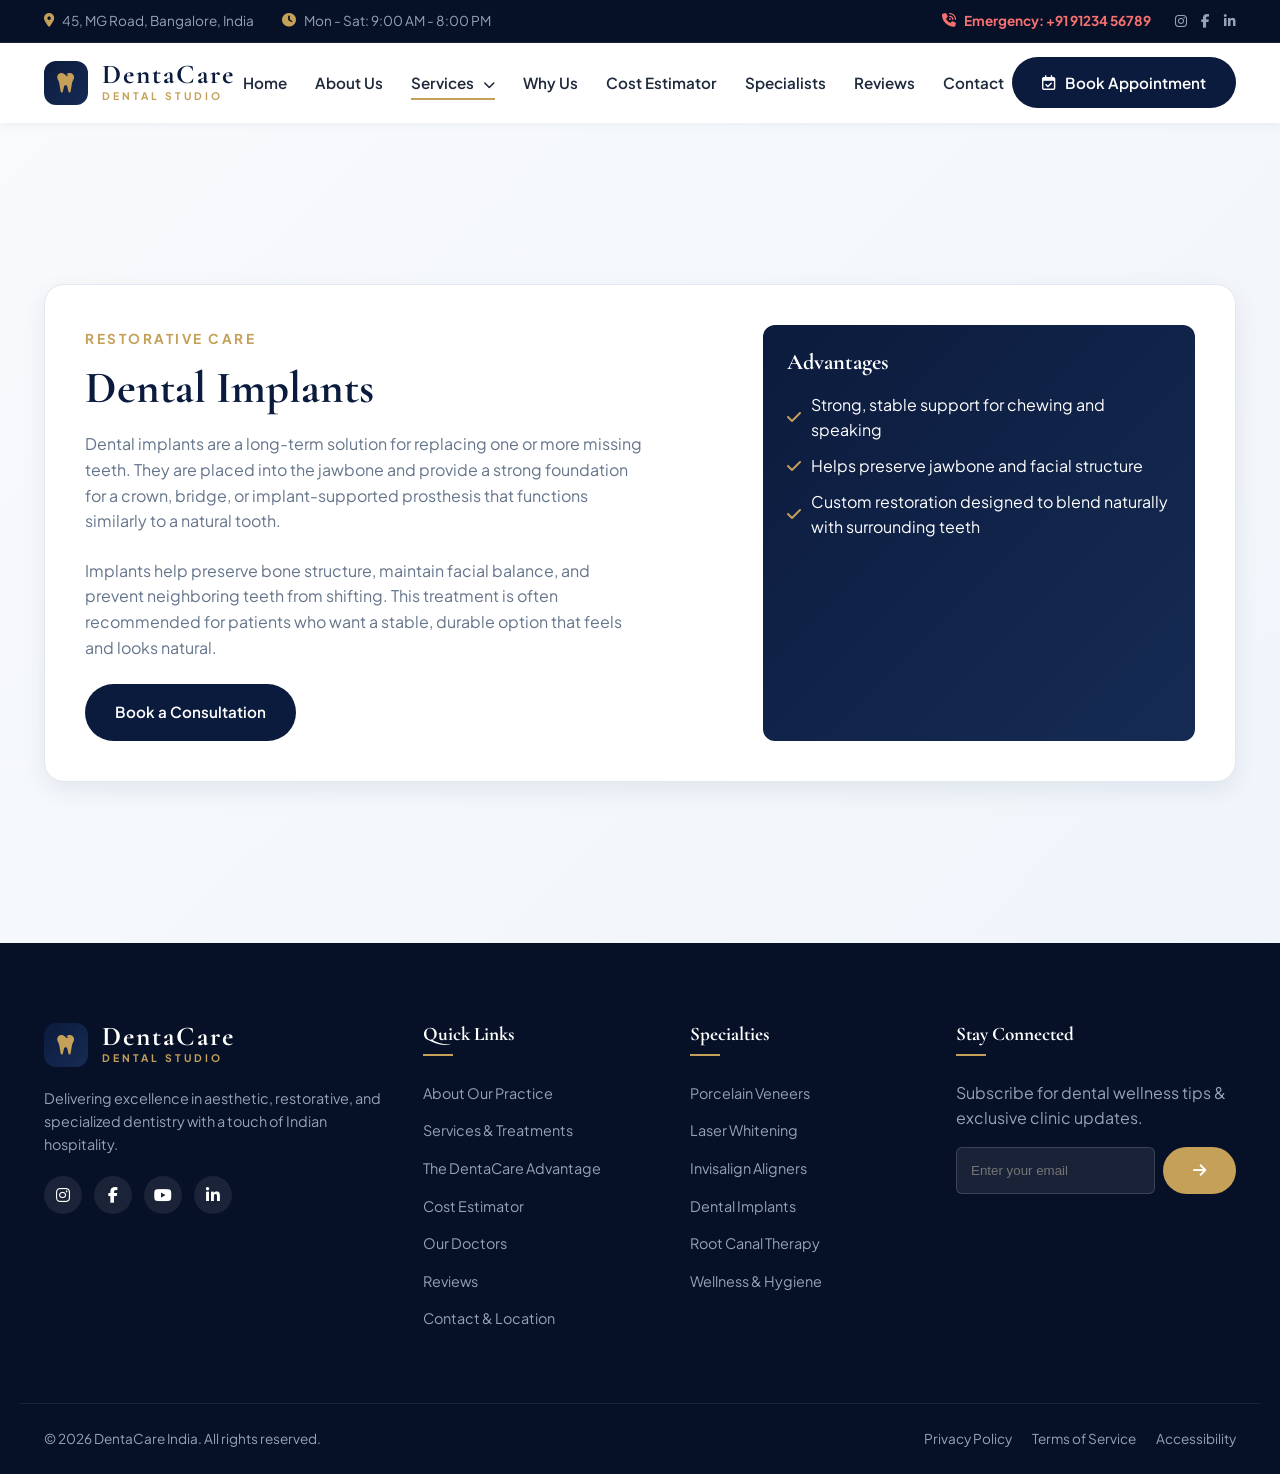
<file: dental/services/implants.html>
<!DOCTYPE html>
<html lang="en">
<head>
  <meta charset="UTF-8" />
  <meta name="viewport" content="width=device-width, initial-scale=1.0" />
  <title>Dental Implants | DentaCare India</title>
  <link rel="preconnect" href="https://fonts.googleapis.com" />
  <link rel="preconnect" href="https://fonts.gstatic.com" crossorigin />
  <link href="https://fonts.googleapis.com/css2?family=Cormorant+Garamond:wght@400;500;600;700&family=Plus+Jakarta+Sans:wght@300;400;500;600;700&display=swap" rel="stylesheet" />
  <link rel="stylesheet" href="https://cdnjs.cloudflare.com/ajax/libs/font-awesome/6.4.0/css/all.min.css" />
  <link rel="stylesheet" href="../css/styles.css">
</head>
<body>
    <a class="skip-link" href="#main-content">Skip to main content</a>
    <button class="scroll-top-btn" id="scroll-top-btn" aria-label="Back to top">
        <i class="fa-solid fa-arrow-up"></i>
    </button>

    <!-- Top Emergency & Info Banner -->
    <div class="top-bar">
        <div class="container top-bar-content">
            <div class="top-info">
                <span><i class="fa-solid fa-location-dot"></i> 45, MG Road, Bangalore, India</span>
                <span><i class="fa-solid fa-clock"></i> Mon - Sat: 9:00 AM - 8:00 PM</span>
            </div>
            <div class="top-actions">
                <a href="tel:+919123456789" class="emergency-link"><i class="fa-solid fa-phone-volume"></i> Emergency: +91 91234 56789</a>
                <div class="social-mini">
                    <a href="#"><i class="fa-brands fa-instagram"></i></a>
                    <a href="#"><i class="fa-brands fa-facebook-f"></i></a>
                    <a href="#"><i class="fa-brands fa-linkedin-in"></i></a>
                </div>
            </div>
        </div>
    </div>

    <!-- Navigation Header -->
    <header class="navbar-header" id="navbar">
        <div class="container navbar-container">
            <a href="../index.html" class="brand-logo">
                <div class="logo-icon"><i class="fa-solid fa-tooth"></i></div>
                <div class="logo-text">
                    <span class="brand-name">DentaCare</span>
                    <span class="brand-sub">DENTAL STUDIO</span>
                </div>
            </a>

            <nav class="nav-menu" id="nav-menu">
                <ul class="nav-list">
                    <li><a href="../index.html" class="nav-link">Home</a></li>
                    <li><a href="../about.html" class="nav-link">About Us</a></li>
                    <li class="nav-item has-dropdown">
                        <a href="../services.html" class="nav-link dropdown-toggle active">Services <i class="fa-solid fa-chevron-down"></i></a>
                        <div class="dropdown-menu">
                            <a href="veneers.html" class="dropdown-link">Veneers & Smile Design</a>
                            <a href="whitening.html" class="dropdown-link">Laser Teeth Whitening</a>
                            <a href="invisalign.html" class="dropdown-link">Invisalign Clear Aligners</a>
                            <a href="implants.html" class="dropdown-link">Dental Implants</a>
                            <a href="root-canal.html" class="dropdown-link">Root Canal Therapy</a>
                            <a href="hygiene.html" class="dropdown-link">Wellness & Hygiene</a>
                        </div>
                    </li>
                    <li><a href="../why-us.html" class="nav-link">Why Us</a></li>
                    <li><a href="../index.html#estimator" class="nav-link">Cost Estimator</a></li>
                    <li><a href="../team.html" class="nav-link">Specialists</a></li>
                    <li><a href="../testimonials.html" class="nav-link">Reviews</a></li>
                    <li><a href="../contact.html" class="nav-link">Contact</a></li>
                </ul>
            </nav>

            <div class="nav-cta-wrapper">
                <button class="btn btn-primary open-booking-modal" id="book-nav-btn">
                    <i class="fa-regular fa-calendar-check"></i> Book Appointment
                </button>
                <button class="hamburger-menu" id="hamburger-btn" aria-label="Toggle navigation">
                    <i class="fa-solid fa-bars"></i>
                </button>
            </div>
        </div>
    </header>
  <main id="main-content">
    <section class="section-padding service-page-hero">
      <div class="container">
        <div class="service-page-card">
          <div class="service-page-content">
            <span class="section-subtitle">RESTORATIVE CARE</span>
            <h1>Dental Implants</h1>
            <p>Dental implants are a long-term solution for replacing one or more missing teeth. They are placed into the jawbone and provide a strong foundation for a crown, bridge, or implant-supported prosthesis that functions similarly to a natural tooth.</p>
            <p>Implants help preserve bone structure, maintain facial balance, and prevent neighboring teeth from shifting. This treatment is often recommended for patients who want a stable, durable option that feels and looks natural.</p>
            <a href="../contact.html" class="btn btn-primary">Book a Consultation</a>
          </div>
          <div class="service-page-side">
            <div class="service-highlight-box">
              <h3>Advantages</h3>
              <ul>
                <li><i class="fa-solid fa-check"></i> Strong, stable support for chewing and speaking</li>
                <li><i class="fa-solid fa-check"></i> Helps preserve jawbone and facial structure</li>
                <li><i class="fa-solid fa-check"></i> Custom restoration designed to blend naturally with surrounding teeth</li>
              </ul>
            </div>
          </div>
        </div>
      </div>
    </section>
  </main>
    <!-- Footer -->
    <footer class="footer">
        <div class="container footer-content">
            <div class="footer-col brand-col">
                <a href="../index.html" class="brand-logo footer-logo">
                    <div class="logo-icon"><i class="fa-solid fa-tooth"></i></div>
                    <div class="logo-text">
                        <span class="brand-name">DentaCare</span>
                        <span class="brand-sub">DENTAL STUDIO</span>
                    </div>
                </a>
                <p>Delivering excellence in aesthetic, restorative, and specialized dentistry with a touch of Indian hospitality.</p>
                <div class="social-links">
                    <a href="#"><i class="fa-brands fa-instagram"></i></a>
                    <a href="#"><i class="fa-brands fa-facebook-f"></i></a>
                    <a href="#"><i class="fa-brands fa-youtube"></i></a>
                    <a href="#"><i class="fa-brands fa-linkedin-in"></i></a>
                </div>
            </div>

            <div class="footer-col">
                <h4>Quick Links</h4>
                <ul>
                    <li><a href="../about.html">About Our Practice</a></li>
                    <li><a href="../services.html">Services & Treatments</a></li>
                    <li><a href="../why-us.html">The DentaCare Advantage</a></li>
                    <li><a href="../index.html#estimator">Cost Estimator</a></li>
                    <li><a href="../team.html">Our Doctors</a></li>
                    <li><a href="../testimonials.html">Reviews</a></li>
                    <li><a href="../contact.html">Contact & Location</a></li>
                </ul>
            </div>

            <div class="footer-col">
                <h4>Specialties</h4>
                <ul>
                    <li><a href="veneers.html">Porcelain Veneers</a></li>
                    <li><a href="whitening.html">Laser Whitening</a></li>
                    <li><a href="invisalign.html">Invisalign Aligners</a></li>
                    <li><a href="implants.html">Dental Implants</a></li>
                    <li><a href="root-canal.html">Root Canal Therapy</a></li>
                    <li><a href="hygiene.html">Wellness & Hygiene</a></li>
                </ul>
            </div>

            <div class="footer-col">
                <h4>Stay Connected</h4>
                <p>Subscribe for dental wellness tips & exclusive clinic updates.</p>
                <form class="newsletter-form" id="newsletter-form">
                    <input type="email" placeholder="Enter your email" required>
                    <button type="submit" class="btn btn-gold"><i class="fa-solid fa-arrow-right"></i></button>
                </form>
            </div>
        </div>

        <div class="footer-bottom">
            <div class="container footer-bottom-flex">
                <p>&copy; 2026 DentaCare India. All rights reserved.</p>
                <div class="legal-links">
                    <a href="#">Privacy Policy</a>
                    <a href="#">Terms of Service</a>
                    <a href="#">Accessibility</a>
                </div>
            </div>
        </div>
    </footer>


    <!-- Interactive Appointment Booking Modal -->
    <div class="modal-overlay" id="booking-modal">
        <div class="modal-container">
            <button class="modal-close" id="modal-close-btn">&times;</button>
            <div class="modal-header">
                <h2>Book Your Consultation</h2>
                <p>Complete the steps below to reserve your appointment at DentaCare India.</p>
            </div>

            <div class="modal-body">
                <!-- Step Indicator -->
                <div class="booking-steps-indicator">
                    <div class="step-badge active" id="step-badge-1">1. Treatment</div>
                    <div class="step-badge" id="step-badge-2">2. Schedule</div>
                    <div class="step-badge" id="step-badge-3">3. Patient Details</div>
                </div>

                <form id="full-booking-form">
                    <!-- Step 1 -->
                    <div class="booking-step-content active" id="booking-step-1">
                        <div class="form-group">
                            <label for="modal-service">Select Treatment Service</label>
                            <select id="modal-service" required>
                                <option value="" disabled selected>Choose a Service</option>
                                <option value="Veneers & Smile Design">Digital Smile Design & Veneers</option>
                                <option value="Laser Whitening">Laser Teeth Whitening</option>
                                <option value="Invisalign">Invisalign® Clear Aligners</option>
                                <option value="Dental Implants">Dental Implants</option>
                                <option value="Root Canal Therapy">Painless Root Canal Therapy</option>
                                <option value="Checkup & Hygiene">Comprehensive Checkup & Hygiene</option>
                                <option value="Emergency Care">Emergency Dental Care</option>
                            </select>
                        </div>

                        <div class="form-group">
                            <label for="modal-doctor">Preferred Specialist (Optional)</label>
                            <select id="modal-doctor">
                                <option value="Any Available Specialist">First Available Specialist</option>
                                <option value="Dr. Rajesh Sharma">Dr. Rajesh Sharma (Cosmetic Specialist)</option>
                                <option value="Dr. Priya Patel">Dr. Priya Patel (Implantologist)</option>
                                <option value="Dr. Amit Singh">Dr. Amit Singh (Orthodontist)</option>
                            </select>
                        </div>

                        <button type="button" class="btn btn-primary btn-block next-step-btn" data-next="2">
                            Next: Select Date & Time <i class="fa-solid fa-arrow-right"></i>
                        </button>
                    </div>

                    <!-- Step 2 -->
                    <div class="booking-step-content" id="booking-step-2">
                        <div class="form-group">
                            <label for="modal-date">Preferred Date</label>
                            <input type="date" id="modal-date" required>
                        </div>

                        <div class="form-group">
                            <label>Preferred Time Slot</label>
                            <div class="time-slots-grid">
                                <label class="time-slot"><input type="radio" name="timeslot" value="09:00 AM" checked> 09:00 AM</label>
                                <label class="time-slot"><input type="radio" name="timeslot" value="11:00 AM"> 11:00 AM</label>
                                <label class="time-slot"><input type="radio" name="timeslot" value="02:00 PM"> 02:00 PM</label>
                                <label class="time-slot"><input type="radio" name="timeslot" value="04:30 PM"> 04:30 PM</label>
                            </div>
                        </div>

                        <div class="form-buttons-flex">
                            <button type="button" class="btn btn-outline prev-step-btn" data-prev="1">Back</button>
                            <button type="button" class="btn btn-primary next-step-btn" data-next="3">Next: Patient Info <i class="fa-solid fa-arrow-right"></i></button>
                        </div>
                    </div>

                    <!-- Step 3 -->
                    <div class="booking-step-content" id="booking-step-3">
                        <div class="form-row">
                            <div class="form-group">
                                <label for="patient-name">Full Name *</label>
                                <input type="text" id="patient-name" placeholder="e.g. Anjali Rao" required>
                            </div>
                            <div class="form-group">
                                <label for="patient-phone">Phone Number *</label>
                                <input type="tel" id="patient-phone" placeholder="+91 91234 56789" required>
                            </div>
                        </div>

                        <div class="form-group">
                            <label for="patient-email">Email Address *</label>
                            <input type="email" id="patient-email" placeholder="anjali@example.com" required>
                        </div>

                        <div class="form-group">
                            <label for="patient-notes">Notes or Special Requests (Optional)</label>
                            <textarea id="patient-notes" rows="2" placeholder="Mention any dental anxiety, insurance, or specific concerns..."></textarea>
                        </div>

                        <div class="form-buttons-flex">
                            <button type="button" class="btn btn-outline prev-step-btn" data-prev="2">Back</button>
                            <button type="submit" class="btn btn-gold">
                                <i class="fa-solid fa-check-circle"></i> Confirm Booking
                            </button>
                        </div>
                    </div>
                </form>

                <!-- Success Confirmation View -->
                <div class="booking-success-view" id="booking-success-view">
                    <div class="success-icon"><i class="fa-solid fa-circle-check"></i></div>
                    <h3>Appointment Confirmed!</h3>
                    <p>Thank you, <span id="conf-name">Patient</span>. Your reservation has been recorded.</p>

                    <div class="confirmation-details-box">
                        <div class="conf-row"><span>Booking Ref:</span> <strong id="conf-ref">#DentaCare-8921</strong></div>
                        <div class="conf-row"><span>Service:</span> <strong id="conf-service">Veneers</strong></div>
                        <div class="conf-row"><span>Specialist:</span> <strong id="conf-doctor">Dr. Rajesh Sharma</strong></div>
                        <div class="conf-row"><span>Date & Time:</span> <strong id="conf-datetime">Oct 12, 2026 at 11:00 AM</strong></div>
                    </div>

                    <p class="sub-text">A confirmation email and SMS reminder will be sent to your contact details shortly.</p>
                    <button class="btn btn-primary" id="success-close-btn">Done & Return</button>
                </div>
            </div>
        </div>
    </div>

    <!-- Toast Notification Container -->
    <div class="toast-container" id="toast-container"></div>

    <script src="../js/script.js"></script>
</body>
</html>
</file>
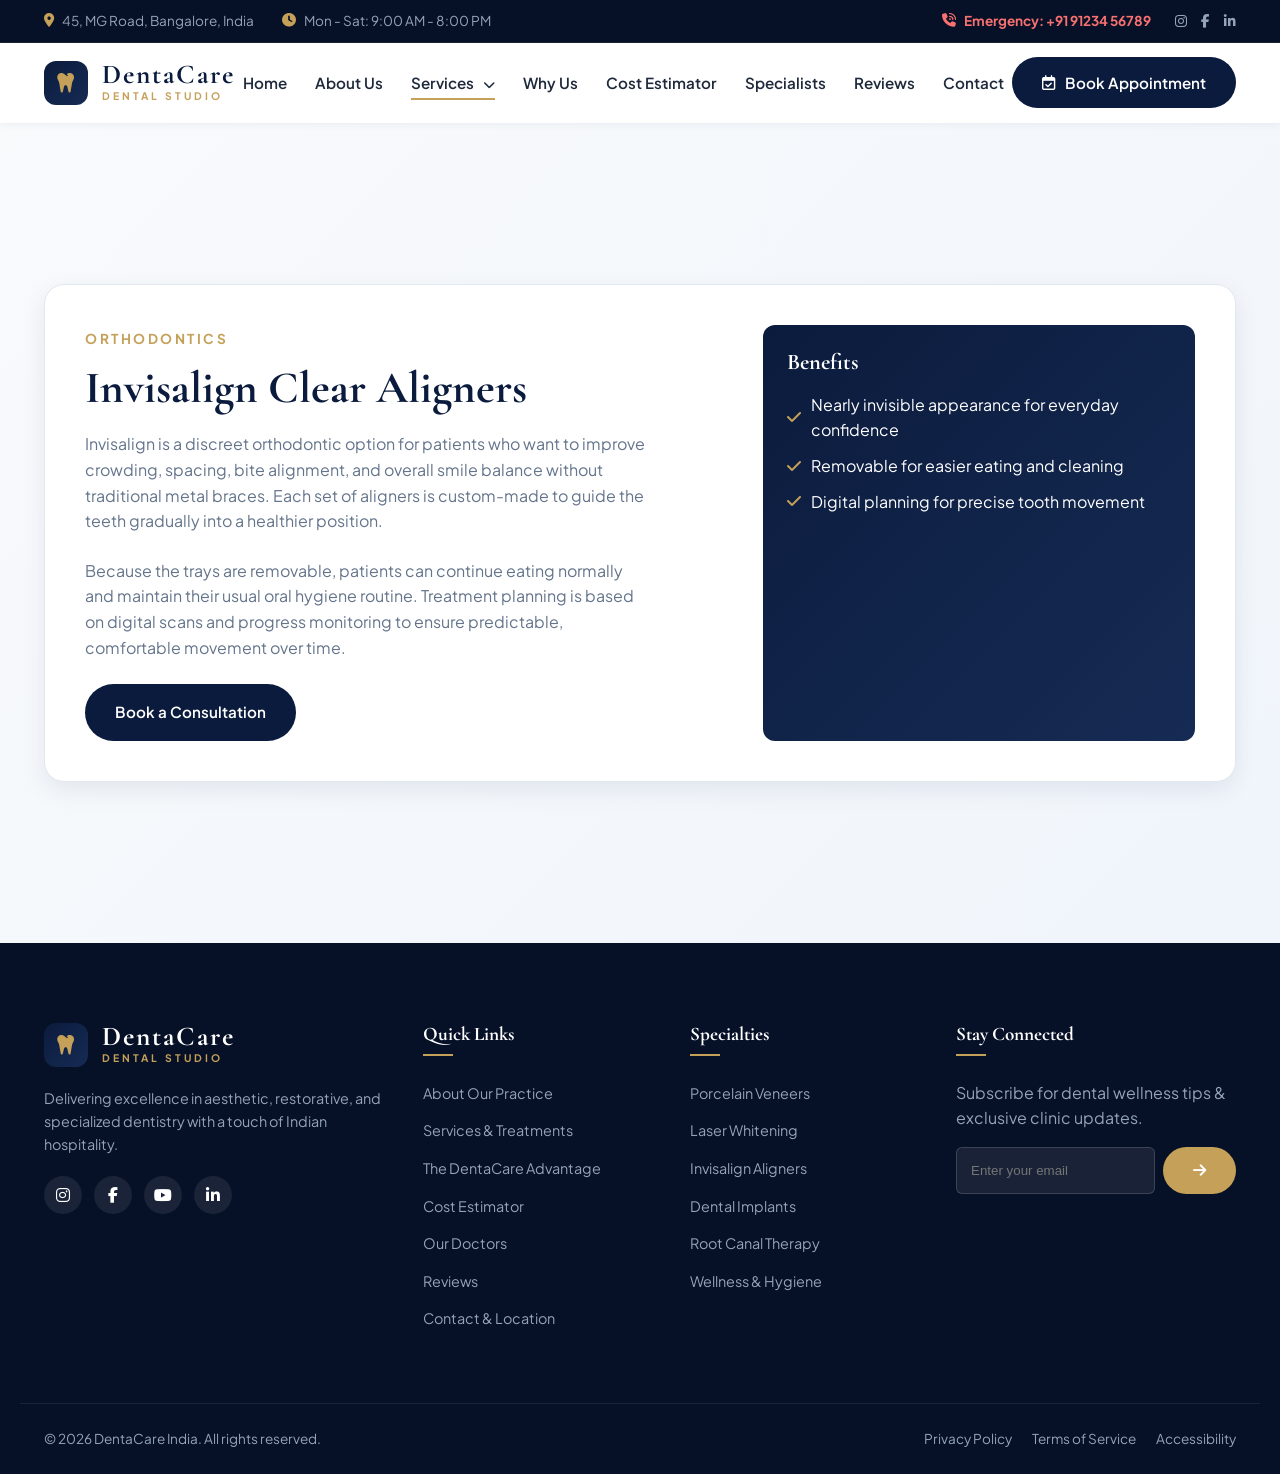
<file: dental/services/invisalign.html>
<!DOCTYPE html>
<html lang="en">
<head>
  <meta charset="UTF-8" />
  <meta name="viewport" content="width=device-width, initial-scale=1.0" />
  <title>Invisalign Clear Aligners | DentaCare India</title>
  <link rel="preconnect" href="https://fonts.googleapis.com" />
  <link rel="preconnect" href="https://fonts.gstatic.com" crossorigin />
  <link href="https://fonts.googleapis.com/css2?family=Cormorant+Garamond:wght@400;500;600;700&family=Plus+Jakarta+Sans:wght@300;400;500;600;700&display=swap" rel="stylesheet" />
  <link rel="stylesheet" href="https://cdnjs.cloudflare.com/ajax/libs/font-awesome/6.4.0/css/all.min.css" />
  <link rel="stylesheet" href="../css/styles.css">
</head>
<body>
    <a class="skip-link" href="#main-content">Skip to main content</a>
    <button class="scroll-top-btn" id="scroll-top-btn" aria-label="Back to top">
        <i class="fa-solid fa-arrow-up"></i>
    </button>

    <!-- Top Emergency & Info Banner -->
    <div class="top-bar">
        <div class="container top-bar-content">
            <div class="top-info">
                <span><i class="fa-solid fa-location-dot"></i> 45, MG Road, Bangalore, India</span>
                <span><i class="fa-solid fa-clock"></i> Mon - Sat: 9:00 AM - 8:00 PM</span>
            </div>
            <div class="top-actions">
                <a href="tel:+919123456789" class="emergency-link"><i class="fa-solid fa-phone-volume"></i> Emergency: +91 91234 56789</a>
                <div class="social-mini">
                    <a href="#"><i class="fa-brands fa-instagram"></i></a>
                    <a href="#"><i class="fa-brands fa-facebook-f"></i></a>
                    <a href="#"><i class="fa-brands fa-linkedin-in"></i></a>
                </div>
            </div>
        </div>
    </div>

    <!-- Navigation Header -->
    <header class="navbar-header" id="navbar">
        <div class="container navbar-container">
            <a href="../index.html" class="brand-logo">
                <div class="logo-icon"><i class="fa-solid fa-tooth"></i></div>
                <div class="logo-text">
                    <span class="brand-name">DentaCare</span>
                    <span class="brand-sub">DENTAL STUDIO</span>
                </div>
            </a>

            <nav class="nav-menu" id="nav-menu">
                <ul class="nav-list">
                    <li><a href="../index.html" class="nav-link">Home</a></li>
                    <li><a href="../about.html" class="nav-link">About Us</a></li>
                    <li class="nav-item has-dropdown">
                        <a href="../services.html" class="nav-link dropdown-toggle active">Services <i class="fa-solid fa-chevron-down"></i></a>
                        <div class="dropdown-menu">
                            <a href="veneers.html" class="dropdown-link">Veneers & Smile Design</a>
                            <a href="whitening.html" class="dropdown-link">Laser Teeth Whitening</a>
                            <a href="invisalign.html" class="dropdown-link">Invisalign Clear Aligners</a>
                            <a href="implants.html" class="dropdown-link">Dental Implants</a>
                            <a href="root-canal.html" class="dropdown-link">Root Canal Therapy</a>
                            <a href="hygiene.html" class="dropdown-link">Wellness & Hygiene</a>
                        </div>
                    </li>
                    <li><a href="../why-us.html" class="nav-link">Why Us</a></li>
                    <li><a href="../index.html#estimator" class="nav-link">Cost Estimator</a></li>
                    <li><a href="../team.html" class="nav-link">Specialists</a></li>
                    <li><a href="../testimonials.html" class="nav-link">Reviews</a></li>
                    <li><a href="../contact.html" class="nav-link">Contact</a></li>
                </ul>
            </nav>

            <div class="nav-cta-wrapper">
                <button class="btn btn-primary open-booking-modal" id="book-nav-btn">
                    <i class="fa-regular fa-calendar-check"></i> Book Appointment
                </button>
                <button class="hamburger-menu" id="hamburger-btn" aria-label="Toggle navigation">
                    <i class="fa-solid fa-bars"></i>
                </button>
            </div>
        </div>
    </header>

  <main id="main-content">
    <section class="section-padding service-page-hero">
      <div class="container">
        <div class="service-page-card">
          <div class="service-page-content">
            <span class="section-subtitle">ORTHODONTICS</span>
            <h1>Invisalign Clear Aligners</h1>
            <p>Invisalign is a discreet orthodontic option for patients who want to improve crowding, spacing, bite alignment, and overall smile balance without traditional metal braces. Each set of aligners is custom-made to guide the teeth gradually into a healthier position.</p>
            <p>Because the trays are removable, patients can continue eating normally and maintain their usual oral hygiene routine. Treatment planning is based on digital scans and progress monitoring to ensure predictable, comfortable movement over time.</p>
            <a href="../contact.html" class="btn btn-primary">Book a Consultation</a>
          </div>
          <div class="service-page-side">
            <div class="service-highlight-box">
              <h3>Benefits</h3>
              <ul>
                <li><i class="fa-solid fa-check"></i> Nearly invisible appearance for everyday confidence</li>
                <li><i class="fa-solid fa-check"></i> Removable for easier eating and cleaning</li>
                <li><i class="fa-solid fa-check"></i> Digital planning for precise tooth movement</li>
              </ul>
            </div>
          </div>
        </div>
      </div>
    </section>
  </main>
    <!-- Footer -->
    <footer class="footer">
        <div class="container footer-content">
            <div class="footer-col brand-col">
                <a href="../index.html" class="brand-logo footer-logo">
                    <div class="logo-icon"><i class="fa-solid fa-tooth"></i></div>
                    <div class="logo-text">
                        <span class="brand-name">DentaCare</span>
                        <span class="brand-sub">DENTAL STUDIO</span>
                    </div>
                </a>
                <p>Delivering excellence in aesthetic, restorative, and specialized dentistry with a touch of Indian hospitality.</p>
                <div class="social-links">
                    <a href="#"><i class="fa-brands fa-instagram"></i></a>
                    <a href="#"><i class="fa-brands fa-facebook-f"></i></a>
                    <a href="#"><i class="fa-brands fa-youtube"></i></a>
                    <a href="#"><i class="fa-brands fa-linkedin-in"></i></a>
                </div>
            </div>

            <div class="footer-col">
                <h4>Quick Links</h4>
                <ul>
                    <li><a href="../about.html">About Our Practice</a></li>
                    <li><a href="../services.html">Services & Treatments</a></li>
                    <li><a href="../why-us.html">The DentaCare Advantage</a></li>
                    <li><a href="../index.html#estimator">Cost Estimator</a></li>
                    <li><a href="../team.html">Our Doctors</a></li>
                    <li><a href="../testimonials.html">Reviews</a></li>
                    <li><a href="../contact.html">Contact & Location</a></li>
                </ul>
            </div>

            <div class="footer-col">
                <h4>Specialties</h4>
                <ul>
                    <li><a href="veneers.html">Porcelain Veneers</a></li>
                    <li><a href="whitening.html">Laser Whitening</a></li>
                    <li><a href="invisalign.html">Invisalign Aligners</a></li>
                    <li><a href="implants.html">Dental Implants</a></li>
                    <li><a href="root-canal.html">Root Canal Therapy</a></li>
                    <li><a href="hygiene.html">Wellness & Hygiene</a></li>
                </ul>
            </div>

            <div class="footer-col">
                <h4>Stay Connected</h4>
                <p>Subscribe for dental wellness tips & exclusive clinic updates.</p>
                <form class="newsletter-form" id="newsletter-form">
                    <input type="email" placeholder="Enter your email" required>
                    <button type="submit" class="btn btn-gold"><i class="fa-solid fa-arrow-right"></i></button>
                </form>
            </div>
        </div>

        <div class="footer-bottom">
            <div class="container footer-bottom-flex">
                <p>&copy; 2026 DentaCare India. All rights reserved.</p>
                <div class="legal-links">
                    <a href="#">Privacy Policy</a>
                    <a href="#">Terms of Service</a>
                    <a href="#">Accessibility</a>
                </div>
            </div>
        </div>
    </footer>


    <!-- Interactive Appointment Booking Modal -->
    <div class="modal-overlay" id="booking-modal">
        <div class="modal-container">
            <button class="modal-close" id="modal-close-btn">&times;</button>
            <div class="modal-header">
                <h2>Book Your Consultation</h2>
                <p>Complete the steps below to reserve your appointment at DentaCare India.</p>
            </div>

            <div class="modal-body">
                <!-- Step Indicator -->
                <div class="booking-steps-indicator">
                    <div class="step-badge active" id="step-badge-1">1. Treatment</div>
                    <div class="step-badge" id="step-badge-2">2. Schedule</div>
                    <div class="step-badge" id="step-badge-3">3. Patient Details</div>
                </div>

                <form id="full-booking-form">
                    <!-- Step 1 -->
                    <div class="booking-step-content active" id="booking-step-1">
                        <div class="form-group">
                            <label for="modal-service">Select Treatment Service</label>
                            <select id="modal-service" required>
                                <option value="" disabled selected>Choose a Service</option>
                                <option value="Veneers & Smile Design">Digital Smile Design & Veneers</option>
                                <option value="Laser Whitening">Laser Teeth Whitening</option>
                                <option value="Invisalign">Invisalign® Clear Aligners</option>
                                <option value="Dental Implants">Dental Implants</option>
                                <option value="Root Canal Therapy">Painless Root Canal Therapy</option>
                                <option value="Checkup & Hygiene">Comprehensive Checkup & Hygiene</option>
                                <option value="Emergency Care">Emergency Dental Care</option>
                            </select>
                        </div>

                        <div class="form-group">
                            <label for="modal-doctor">Preferred Specialist (Optional)</label>
                            <select id="modal-doctor">
                                <option value="Any Available Specialist">First Available Specialist</option>
                                <option value="Dr. Rajesh Sharma">Dr. Rajesh Sharma (Cosmetic Specialist)</option>
                                <option value="Dr. Priya Patel">Dr. Priya Patel (Implantologist)</option>
                                <option value="Dr. Amit Singh">Dr. Amit Singh (Orthodontist)</option>
                            </select>
                        </div>

                        <button type="button" class="btn btn-primary btn-block next-step-btn" data-next="2">
                            Next: Select Date & Time <i class="fa-solid fa-arrow-right"></i>
                        </button>
                    </div>

                    <!-- Step 2 -->
                    <div class="booking-step-content" id="booking-step-2">
                        <div class="form-group">
                            <label for="modal-date">Preferred Date</label>
                            <input type="date" id="modal-date" required>
                        </div>

                        <div class="form-group">
                            <label>Preferred Time Slot</label>
                            <div class="time-slots-grid">
                                <label class="time-slot"><input type="radio" name="timeslot" value="09:00 AM" checked> 09:00 AM</label>
                                <label class="time-slot"><input type="radio" name="timeslot" value="11:00 AM"> 11:00 AM</label>
                                <label class="time-slot"><input type="radio" name="timeslot" value="02:00 PM"> 02:00 PM</label>
                                <label class="time-slot"><input type="radio" name="timeslot" value="04:30 PM"> 04:30 PM</label>
                            </div>
                        </div>

                        <div class="form-buttons-flex">
                            <button type="button" class="btn btn-outline prev-step-btn" data-prev="1">Back</button>
                            <button type="button" class="btn btn-primary next-step-btn" data-next="3">Next: Patient Info <i class="fa-solid fa-arrow-right"></i></button>
                        </div>
                    </div>

                    <!-- Step 3 -->
                    <div class="booking-step-content" id="booking-step-3">
                        <div class="form-row">
                            <div class="form-group">
                                <label for="patient-name">Full Name *</label>
                                <input type="text" id="patient-name" placeholder="e.g. Anjali Rao" required>
                            </div>
                            <div class="form-group">
                                <label for="patient-phone">Phone Number *</label>
                                <input type="tel" id="patient-phone" placeholder="+91 91234 56789" required>
                            </div>
                        </div>

                        <div class="form-group">
                            <label for="patient-email">Email Address *</label>
                            <input type="email" id="patient-email" placeholder="anjali@example.com" required>
                        </div>

                        <div class="form-group">
                            <label for="patient-notes">Notes or Special Requests (Optional)</label>
                            <textarea id="patient-notes" rows="2" placeholder="Mention any dental anxiety, insurance, or specific concerns..."></textarea>
                        </div>

                        <div class="form-buttons-flex">
                            <button type="button" class="btn btn-outline prev-step-btn" data-prev="2">Back</button>
                            <button type="submit" class="btn btn-gold">
                                <i class="fa-solid fa-check-circle"></i> Confirm Booking
                            </button>
                        </div>
                    </div>
                </form>

                <!-- Success Confirmation View -->
                <div class="booking-success-view" id="booking-success-view">
                    <div class="success-icon"><i class="fa-solid fa-circle-check"></i></div>
                    <h3>Appointment Confirmed!</h3>
                    <p>Thank you, <span id="conf-name">Patient</span>. Your reservation has been recorded.</p>

                    <div class="confirmation-details-box">
                        <div class="conf-row"><span>Booking Ref:</span> <strong id="conf-ref">#DentaCare-8921</strong></div>
                        <div class="conf-row"><span>Service:</span> <strong id="conf-service">Veneers</strong></div>
                        <div class="conf-row"><span>Specialist:</span> <strong id="conf-doctor">Dr. Rajesh Sharma</strong></div>
                        <div class="conf-row"><span>Date & Time:</span> <strong id="conf-datetime">Oct 12, 2026 at 11:00 AM</strong></div>
                    </div>

                    <p class="sub-text">A confirmation email and SMS reminder will be sent to your contact details shortly.</p>
                    <button class="btn btn-primary" id="success-close-btn">Done & Return</button>
                </div>
            </div>
        </div>
    </div>

    <!-- Toast Notification Container -->
    <div class="toast-container" id="toast-container"></div>

    <script src="../js/script.js"></script>
</body>
</html>
</file>
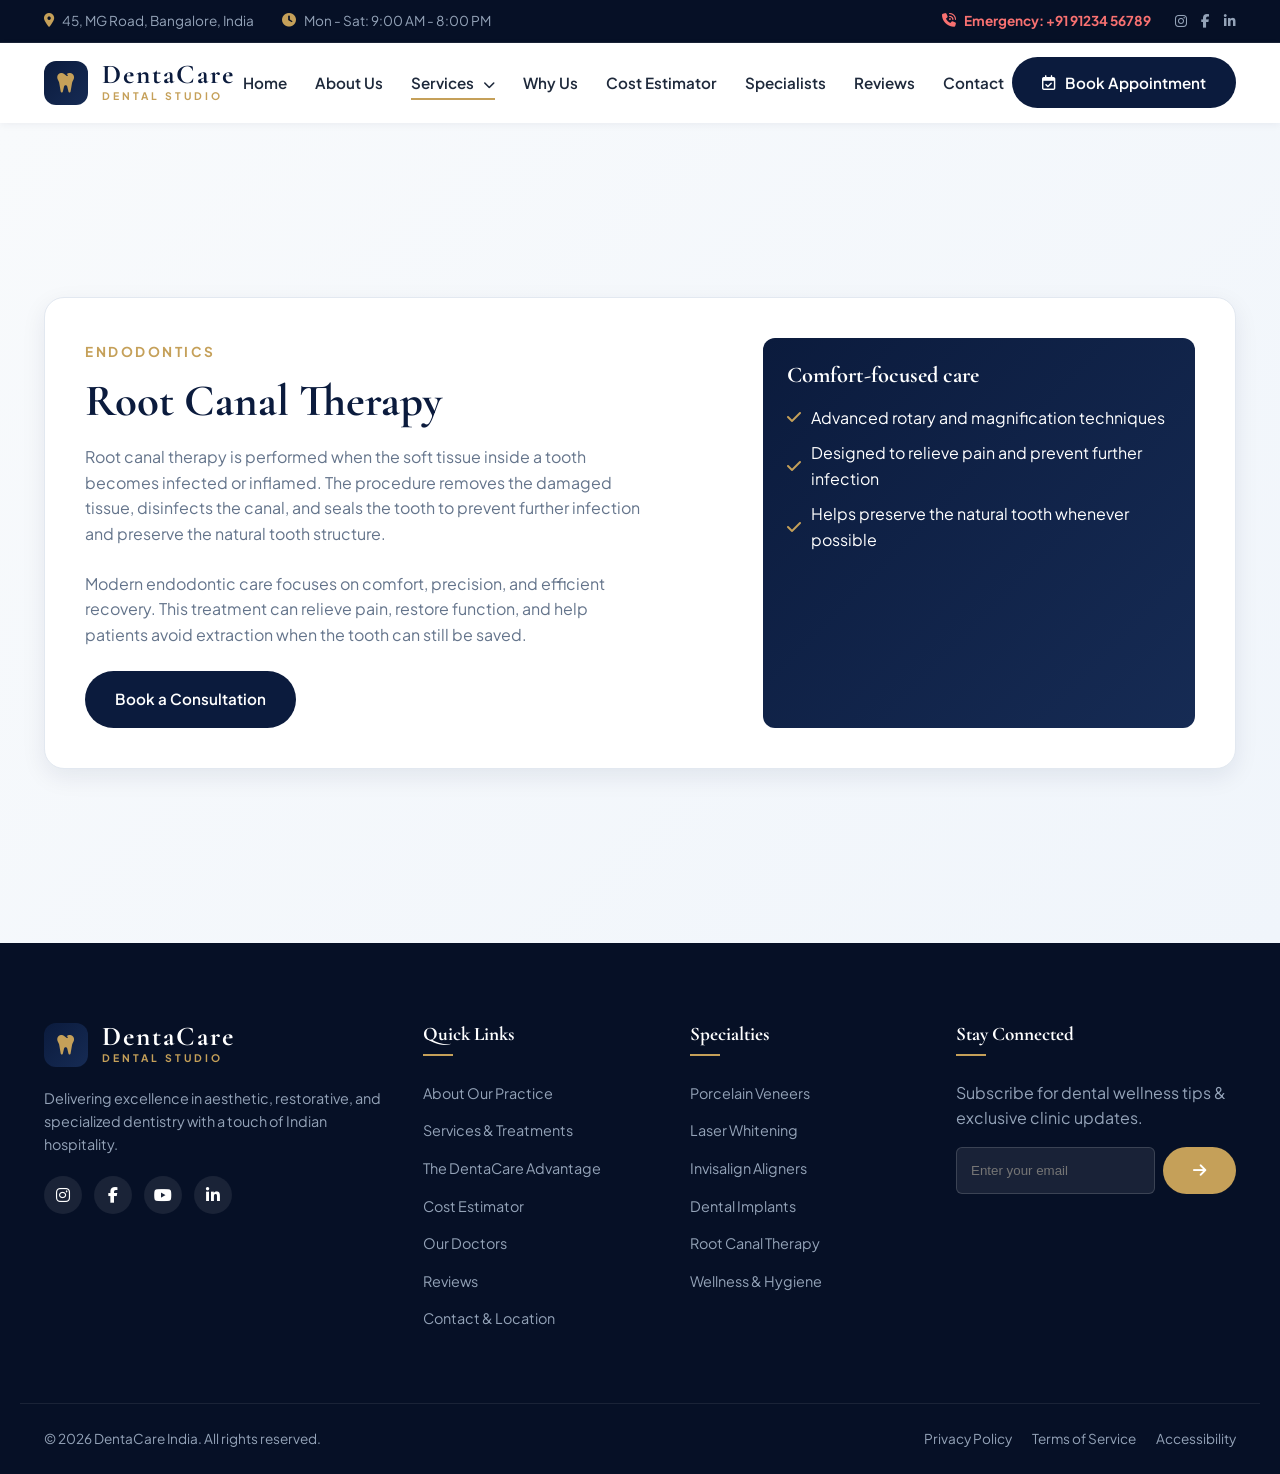
<file: dental/services/root-canal.html>
<!DOCTYPE html>
<html lang="en">
<head>
  <meta charset="UTF-8" />
  <meta name="viewport" content="width=device-width, initial-scale=1.0" />
  <title>Root Canal Therapy | DentaCare India</title>
  <link rel="preconnect" href="https://fonts.googleapis.com" />
  <link rel="preconnect" href="https://fonts.gstatic.com" crossorigin />
  <link href="https://fonts.googleapis.com/css2?family=Cormorant+Garamond:wght@400;500;600;700&family=Plus+Jakarta+Sans:wght@300;400;500;600;700&display=swap" rel="stylesheet" />
  <link rel="stylesheet" href="https://cdnjs.cloudflare.com/ajax/libs/font-awesome/6.4.0/css/all.min.css" />
  <link rel="stylesheet" href="../css/styles.css">
</head>
<body>
    <a class="skip-link" href="#main-content">Skip to main content</a>
    <button class="scroll-top-btn" id="scroll-top-btn" aria-label="Back to top">
        <i class="fa-solid fa-arrow-up"></i>
    </button>

    <!-- Top Emergency & Info Banner -->
    <div class="top-bar">
        <div class="container top-bar-content">
            <div class="top-info">
                <span><i class="fa-solid fa-location-dot"></i> 45, MG Road, Bangalore, India</span>
                <span><i class="fa-solid fa-clock"></i> Mon - Sat: 9:00 AM - 8:00 PM</span>
            </div>
            <div class="top-actions">
                <a href="tel:+919123456789" class="emergency-link"><i class="fa-solid fa-phone-volume"></i> Emergency: +91 91234 56789</a>
                <div class="social-mini">
                    <a href="#"><i class="fa-brands fa-instagram"></i></a>
                    <a href="#"><i class="fa-brands fa-facebook-f"></i></a>
                    <a href="#"><i class="fa-brands fa-linkedin-in"></i></a>
                </div>
            </div>
        </div>
    </div>

    <!-- Navigation Header -->
    <header class="navbar-header" id="navbar">
        <div class="container navbar-container">
            <a href="../index.html" class="brand-logo">
                <div class="logo-icon"><i class="fa-solid fa-tooth"></i></div>
                <div class="logo-text">
                    <span class="brand-name">DentaCare</span>
                    <span class="brand-sub">DENTAL STUDIO</span>
                </div>
            </a>

            <nav class="nav-menu" id="nav-menu">
                <ul class="nav-list">
                    <li><a href="../index.html" class="nav-link">Home</a></li>
                    <li><a href="../about.html" class="nav-link">About Us</a></li>
                    <li class="nav-item has-dropdown">
                        <a href="../services.html" class="nav-link dropdown-toggle active">Services <i class="fa-solid fa-chevron-down"></i></a>
                        <div class="dropdown-menu">
                            <a href="veneers.html" class="dropdown-link">Veneers & Smile Design</a>
                            <a href="whitening.html" class="dropdown-link">Laser Teeth Whitening</a>
                            <a href="invisalign.html" class="dropdown-link">Invisalign Clear Aligners</a>
                            <a href="implants.html" class="dropdown-link">Dental Implants</a>
                            <a href="root-canal.html" class="dropdown-link">Root Canal Therapy</a>
                            <a href="hygiene.html" class="dropdown-link">Wellness & Hygiene</a>
                        </div>
                    </li>
                    <li><a href="../why-us.html" class="nav-link">Why Us</a></li>
                    <li><a href="../index.html#estimator" class="nav-link">Cost Estimator</a></li>
                    <li><a href="../team.html" class="nav-link">Specialists</a></li>
                    <li><a href="../testimonials.html" class="nav-link">Reviews</a></li>
                    <li><a href="../contact.html" class="nav-link">Contact</a></li>
                </ul>
            </nav>

            <div class="nav-cta-wrapper">
                <button class="btn btn-primary open-booking-modal" id="book-nav-btn">
                    <i class="fa-regular fa-calendar-check"></i> Book Appointment
                </button>
                <button class="hamburger-menu" id="hamburger-btn" aria-label="Toggle navigation">
                    <i class="fa-solid fa-bars"></i>
                </button>
            </div>
        </div>
    </header>

  <main id="main-content">
    <section class="section-padding service-page-hero">
      <div class="container">
        <div class="service-page-card">
          <div class="service-page-content">
            <span class="section-subtitle">ENDODONTICS</span>
            <h1>Root Canal Therapy</h1>
            <p>Root canal therapy is performed when the soft tissue inside a tooth becomes infected or inflamed. The procedure removes the damaged tissue, disinfects the canal, and seals the tooth to prevent further infection and preserve the natural tooth structure.</p>
            <p>Modern endodontic care focuses on comfort, precision, and efficient recovery. This treatment can relieve pain, restore function, and help patients avoid extraction when the tooth can still be saved.</p>
            <a href="../contact.html" class="btn btn-primary">Book a Consultation</a>
          </div>
          <div class="service-page-side">
            <div class="service-highlight-box">
              <h3>Comfort-focused care</h3>
              <ul>
                <li><i class="fa-solid fa-check"></i> Advanced rotary and magnification techniques</li>
                <li><i class="fa-solid fa-check"></i> Designed to relieve pain and prevent further infection</li>
                <li><i class="fa-solid fa-check"></i> Helps preserve the natural tooth whenever possible</li>
              </ul>
            </div>
          </div>
        </div>
      </div>
    </section>
  </main>
    <!-- Footer -->
    <footer class="footer">
        <div class="container footer-content">
            <div class="footer-col brand-col">
                <a href="../index.html" class="brand-logo footer-logo">
                    <div class="logo-icon"><i class="fa-solid fa-tooth"></i></div>
                    <div class="logo-text">
                        <span class="brand-name">DentaCare</span>
                        <span class="brand-sub">DENTAL STUDIO</span>
                    </div>
                </a>
                <p>Delivering excellence in aesthetic, restorative, and specialized dentistry with a touch of Indian hospitality.</p>
                <div class="social-links">
                    <a href="#"><i class="fa-brands fa-instagram"></i></a>
                    <a href="#"><i class="fa-brands fa-facebook-f"></i></a>
                    <a href="#"><i class="fa-brands fa-youtube"></i></a>
                    <a href="#"><i class="fa-brands fa-linkedin-in"></i></a>
                </div>
            </div>

            <div class="footer-col">
                <h4>Quick Links</h4>
                <ul>
                    <li><a href="../about.html">About Our Practice</a></li>
                    <li><a href="../services.html">Services & Treatments</a></li>
                    <li><a href="../why-us.html">The DentaCare Advantage</a></li>
                    <li><a href="../index.html#estimator">Cost Estimator</a></li>
                    <li><a href="../team.html">Our Doctors</a></li>
                    <li><a href="../testimonials.html">Reviews</a></li>
                    <li><a href="../contact.html">Contact & Location</a></li>
                </ul>
            </div>

            <div class="footer-col">
                <h4>Specialties</h4>
                <ul>
                    <li><a href="veneers.html">Porcelain Veneers</a></li>
                    <li><a href="whitening.html">Laser Whitening</a></li>
                    <li><a href="invisalign.html">Invisalign Aligners</a></li>
                    <li><a href="implants.html">Dental Implants</a></li>
                    <li><a href="root-canal.html">Root Canal Therapy</a></li>
                    <li><a href="hygiene.html">Wellness & Hygiene</a></li>
                </ul>
            </div>

            <div class="footer-col">
                <h4>Stay Connected</h4>
                <p>Subscribe for dental wellness tips & exclusive clinic updates.</p>
                <form class="newsletter-form" id="newsletter-form">
                    <input type="email" placeholder="Enter your email" required>
                    <button type="submit" class="btn btn-gold"><i class="fa-solid fa-arrow-right"></i></button>
                </form>
            </div>
        </div>

        <div class="footer-bottom">
            <div class="container footer-bottom-flex">
                <p>&copy; 2026 DentaCare India. All rights reserved.</p>
                <div class="legal-links">
                    <a href="#">Privacy Policy</a>
                    <a href="#">Terms of Service</a>
                    <a href="#">Accessibility</a>
                </div>
            </div>
        </div>
    </footer>


    <!-- Interactive Appointment Booking Modal -->
    <div class="modal-overlay" id="booking-modal">
        <div class="modal-container">
            <button class="modal-close" id="modal-close-btn">&times;</button>
            <div class="modal-header">
                <h2>Book Your Consultation</h2>
                <p>Complete the steps below to reserve your appointment at DentaCare India.</p>
            </div>

            <div class="modal-body">
                <!-- Step Indicator -->
                <div class="booking-steps-indicator">
                    <div class="step-badge active" id="step-badge-1">1. Treatment</div>
                    <div class="step-badge" id="step-badge-2">2. Schedule</div>
                    <div class="step-badge" id="step-badge-3">3. Patient Details</div>
                </div>

                <form id="full-booking-form">
                    <!-- Step 1 -->
                    <div class="booking-step-content active" id="booking-step-1">
                        <div class="form-group">
                            <label for="modal-service">Select Treatment Service</label>
                            <select id="modal-service" required>
                                <option value="" disabled selected>Choose a Service</option>
                                <option value="Veneers & Smile Design">Digital Smile Design & Veneers</option>
                                <option value="Laser Whitening">Laser Teeth Whitening</option>
                                <option value="Invisalign">Invisalign® Clear Aligners</option>
                                <option value="Dental Implants">Dental Implants</option>
                                <option value="Root Canal Therapy">Painless Root Canal Therapy</option>
                                <option value="Checkup & Hygiene">Comprehensive Checkup & Hygiene</option>
                                <option value="Emergency Care">Emergency Dental Care</option>
                            </select>
                        </div>

                        <div class="form-group">
                            <label for="modal-doctor">Preferred Specialist (Optional)</label>
                            <select id="modal-doctor">
                                <option value="Any Available Specialist">First Available Specialist</option>
                                <option value="Dr. Rajesh Sharma">Dr. Rajesh Sharma (Cosmetic Specialist)</option>
                                <option value="Dr. Priya Patel">Dr. Priya Patel (Implantologist)</option>
                                <option value="Dr. Amit Singh">Dr. Amit Singh (Orthodontist)</option>
                            </select>
                        </div>

                        <button type="button" class="btn btn-primary btn-block next-step-btn" data-next="2">
                            Next: Select Date & Time <i class="fa-solid fa-arrow-right"></i>
                        </button>
                    </div>

                    <!-- Step 2 -->
                    <div class="booking-step-content" id="booking-step-2">
                        <div class="form-group">
                            <label for="modal-date">Preferred Date</label>
                            <input type="date" id="modal-date" required>
                        </div>

                        <div class="form-group">
                            <label>Preferred Time Slot</label>
                            <div class="time-slots-grid">
                                <label class="time-slot"><input type="radio" name="timeslot" value="09:00 AM" checked> 09:00 AM</label>
                                <label class="time-slot"><input type="radio" name="timeslot" value="11:00 AM"> 11:00 AM</label>
                                <label class="time-slot"><input type="radio" name="timeslot" value="02:00 PM"> 02:00 PM</label>
                                <label class="time-slot"><input type="radio" name="timeslot" value="04:30 PM"> 04:30 PM</label>
                            </div>
                        </div>

                        <div class="form-buttons-flex">
                            <button type="button" class="btn btn-outline prev-step-btn" data-prev="1">Back</button>
                            <button type="button" class="btn btn-primary next-step-btn" data-next="3">Next: Patient Info <i class="fa-solid fa-arrow-right"></i></button>
                        </div>
                    </div>

                    <!-- Step 3 -->
                    <div class="booking-step-content" id="booking-step-3">
                        <div class="form-row">
                            <div class="form-group">
                                <label for="patient-name">Full Name *</label>
                                <input type="text" id="patient-name" placeholder="e.g. Anjali Rao" required>
                            </div>
                            <div class="form-group">
                                <label for="patient-phone">Phone Number *</label>
                                <input type="tel" id="patient-phone" placeholder="+91 91234 56789" required>
                            </div>
                        </div>

                        <div class="form-group">
                            <label for="patient-email">Email Address *</label>
                            <input type="email" id="patient-email" placeholder="anjali@example.com" required>
                        </div>

                        <div class="form-group">
                            <label for="patient-notes">Notes or Special Requests (Optional)</label>
                            <textarea id="patient-notes" rows="2" placeholder="Mention any dental anxiety, insurance, or specific concerns..."></textarea>
                        </div>

                        <div class="form-buttons-flex">
                            <button type="button" class="btn btn-outline prev-step-btn" data-prev="2">Back</button>
                            <button type="submit" class="btn btn-gold">
                                <i class="fa-solid fa-check-circle"></i> Confirm Booking
                            </button>
                        </div>
                    </div>
                </form>

                <!-- Success Confirmation View -->
                <div class="booking-success-view" id="booking-success-view">
                    <div class="success-icon"><i class="fa-solid fa-circle-check"></i></div>
                    <h3>Appointment Confirmed!</h3>
                    <p>Thank you, <span id="conf-name">Patient</span>. Your reservation has been recorded.</p>

                    <div class="confirmation-details-box">
                        <div class="conf-row"><span>Booking Ref:</span> <strong id="conf-ref">#DentaCare-8921</strong></div>
                        <div class="conf-row"><span>Service:</span> <strong id="conf-service">Veneers</strong></div>
                        <div class="conf-row"><span>Specialist:</span> <strong id="conf-doctor">Dr. Rajesh Sharma</strong></div>
                        <div class="conf-row"><span>Date & Time:</span> <strong id="conf-datetime">Oct 12, 2026 at 11:00 AM</strong></div>
                    </div>

                    <p class="sub-text">A confirmation email and SMS reminder will be sent to your contact details shortly.</p>
                    <button class="btn btn-primary" id="success-close-btn">Done & Return</button>
                </div>
            </div>
        </div>
    </div>

    <!-- Toast Notification Container -->
    <div class="toast-container" id="toast-container"></div>

    <script src="../js/script.js"></script>
</body>
</html>
</file>
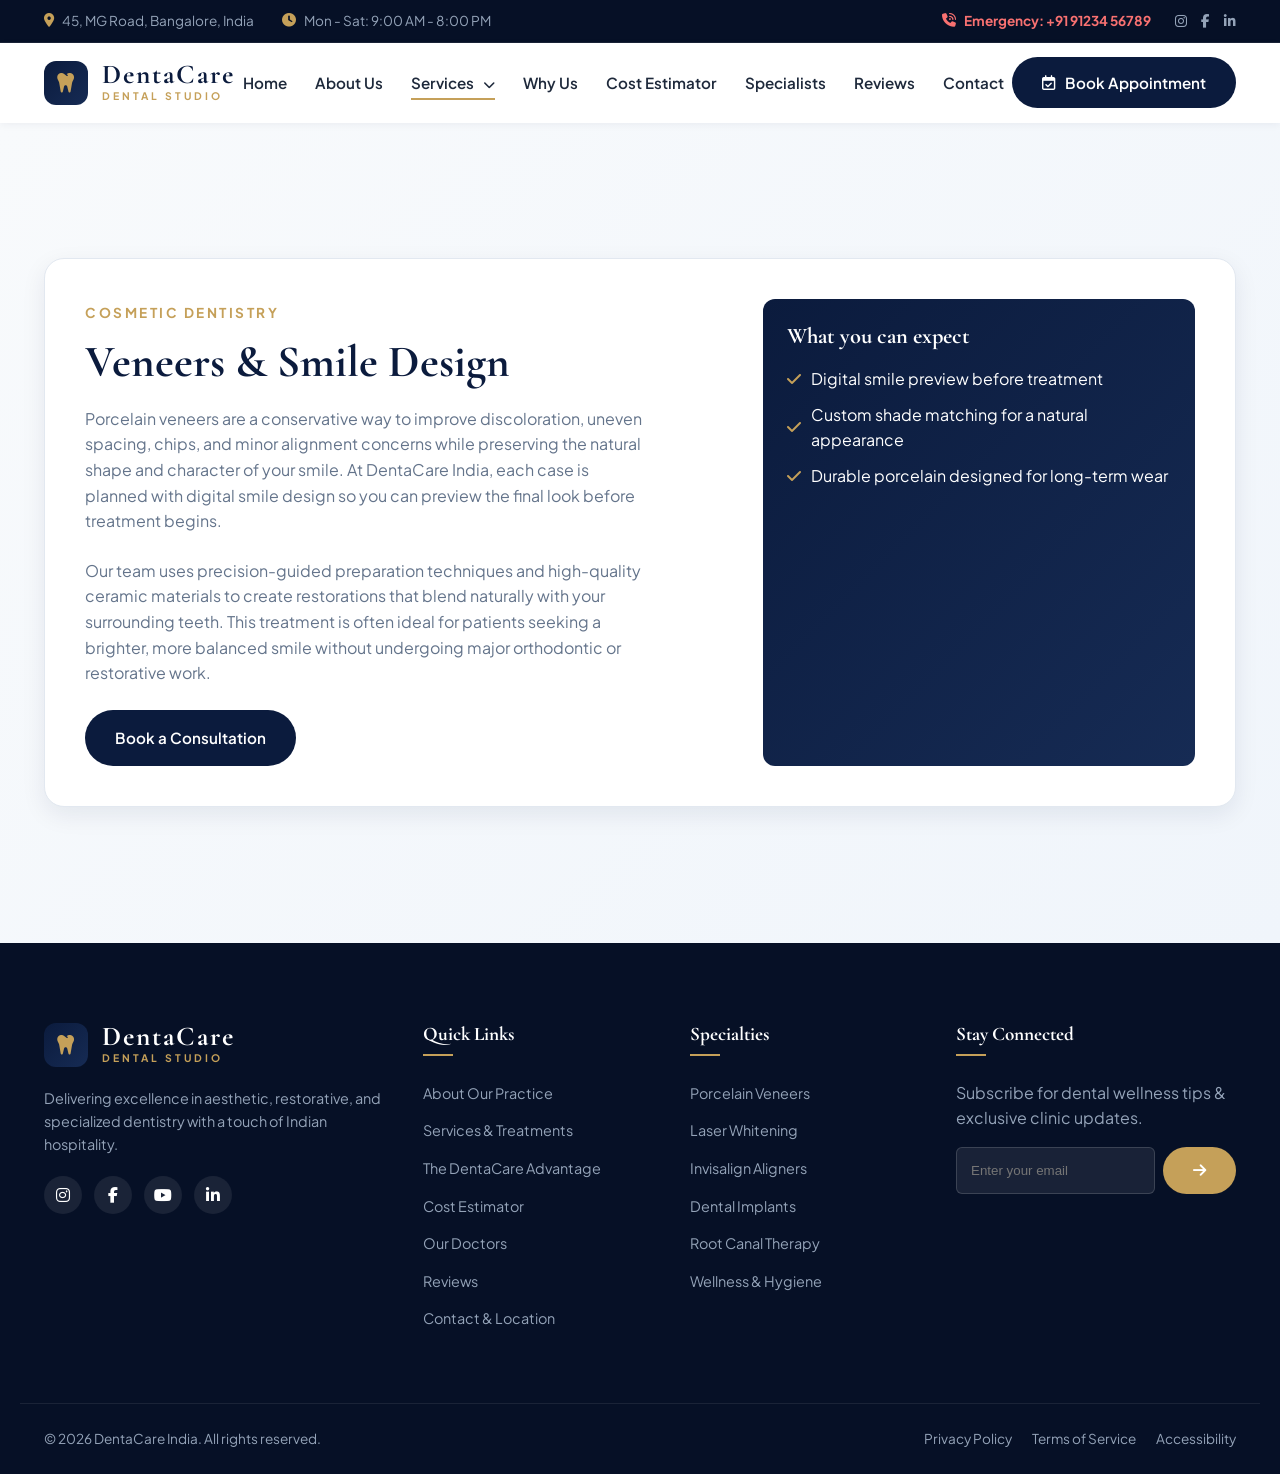
<file: dental/services/veneers.html>
<!DOCTYPE html>
<html lang="en">
<head>
  <meta charset="UTF-8" />
  <meta name="viewport" content="width=device-width, initial-scale=1.0" />
  <title>Veneers & Smile Design | DentaCare India</title>
  <link rel="preconnect" href="https://fonts.googleapis.com" />
  <link rel="preconnect" href="https://fonts.gstatic.com" crossorigin />
  <link href="https://fonts.googleapis.com/css2?family=Cormorant+Garamond:wght@400;500;600;700&family=Plus+Jakarta+Sans:wght@300;400;500;600;700&display=swap" rel="stylesheet" />
  <link rel="stylesheet" href="https://cdnjs.cloudflare.com/ajax/libs/font-awesome/6.4.0/css/all.min.css" />
  <link rel="stylesheet" href="../css/styles.css">
</head>
<body>
    <a class="skip-link" href="#main-content">Skip to main content</a>
    <button class="scroll-top-btn" id="scroll-top-btn" aria-label="Back to top">
        <i class="fa-solid fa-arrow-up"></i>
    </button>

    <!-- Top Emergency & Info Banner -->
    <div class="top-bar">
        <div class="container top-bar-content">
            <div class="top-info">
                <span><i class="fa-solid fa-location-dot"></i> 45, MG Road, Bangalore, India</span>
                <span><i class="fa-solid fa-clock"></i> Mon - Sat: 9:00 AM - 8:00 PM</span>
            </div>
            <div class="top-actions">
                <a href="tel:+919123456789" class="emergency-link"><i class="fa-solid fa-phone-volume"></i> Emergency: +91 91234 56789</a>
                <div class="social-mini">
                    <a href="#"><i class="fa-brands fa-instagram"></i></a>
                    <a href="#"><i class="fa-brands fa-facebook-f"></i></a>
                    <a href="#"><i class="fa-brands fa-linkedin-in"></i></a>
                </div>
            </div>
        </div>
    </div>

    <!-- Navigation Header -->
    <header class="navbar-header" id="navbar">
        <div class="container navbar-container">
            <a href="../index.html" class="brand-logo">
                <div class="logo-icon"><i class="fa-solid fa-tooth"></i></div>
                <div class="logo-text">
                    <span class="brand-name">DentaCare</span>
                    <span class="brand-sub">DENTAL STUDIO</span>
                </div>
            </a>

            <nav class="nav-menu" id="nav-menu">
                <ul class="nav-list">
                    <li><a href="../index.html" class="nav-link">Home</a></li>
                    <li><a href="../about.html" class="nav-link">About Us</a></li>
                    <li class="nav-item has-dropdown">
                        <a href="../services.html" class="nav-link dropdown-toggle active">Services <i class="fa-solid fa-chevron-down"></i></a>
                        <div class="dropdown-menu">
                            <a href="veneers.html" class="dropdown-link">Veneers & Smile Design</a>
                            <a href="whitening.html" class="dropdown-link">Laser Teeth Whitening</a>
                            <a href="invisalign.html" class="dropdown-link">Invisalign Clear Aligners</a>
                            <a href="implants.html" class="dropdown-link">Dental Implants</a>
                            <a href="root-canal.html" class="dropdown-link">Root Canal Therapy</a>
                            <a href="hygiene.html" class="dropdown-link">Wellness & Hygiene</a>
                        </div>
                    </li>
                    <li><a href="../why-us.html" class="nav-link">Why Us</a></li>
                    <li><a href="../index.html#estimator" class="nav-link">Cost Estimator</a></li>
                    <li><a href="../team.html" class="nav-link">Specialists</a></li>
                    <li><a href="../testimonials.html" class="nav-link">Reviews</a></li>
                    <li><a href="../contact.html" class="nav-link">Contact</a></li>
                </ul>
            </nav>

            <div class="nav-cta-wrapper">
                <button class="btn btn-primary open-booking-modal" id="book-nav-btn">
                    <i class="fa-regular fa-calendar-check"></i> Book Appointment
                </button>
                <button class="hamburger-menu" id="hamburger-btn" aria-label="Toggle navigation">
                    <i class="fa-solid fa-bars"></i>
                </button>
            </div>
        </div>
    </header>

  <main id="main-content">
    <section class="section-padding service-page-hero">
      <div class="container">
        <div class="service-page-card">
          <div class="service-page-content">
            <span class="section-subtitle">COSMETIC DENTISTRY</span>
            <h1>Veneers & Smile Design</h1>
            <p>Porcelain veneers are a conservative way to improve discoloration, uneven spacing, chips, and minor alignment concerns while preserving the natural shape and character of your smile. At DentaCare India, each case is planned with digital smile design so you can preview the final look before treatment begins.</p>
            <p>Our team uses precision-guided preparation techniques and high-quality ceramic materials to create restorations that blend naturally with your surrounding teeth. This treatment is often ideal for patients seeking a brighter, more balanced smile without undergoing major orthodontic or restorative work.</p>
            <a href="../contact.html" class="btn btn-primary">Book a Consultation</a>
          </div>
          <div class="service-page-side">
            <div class="service-highlight-box">
              <h3>What you can expect</h3>
              <ul>
                <li><i class="fa-solid fa-check"></i> Digital smile preview before treatment</li>
                <li><i class="fa-solid fa-check"></i> Custom shade matching for a natural appearance</li>
                <li><i class="fa-solid fa-check"></i> Durable porcelain designed for long-term wear</li>
              </ul>
            </div>
          </div>
        </div>
      </div>
    </section>
  </main>
    <!-- Footer -->
    <footer class="footer">
        <div class="container footer-content">
            <div class="footer-col brand-col">
                <a href="../index.html" class="brand-logo footer-logo">
                    <div class="logo-icon"><i class="fa-solid fa-tooth"></i></div>
                    <div class="logo-text">
                        <span class="brand-name">DentaCare</span>
                        <span class="brand-sub">DENTAL STUDIO</span>
                    </div>
                </a>
                <p>Delivering excellence in aesthetic, restorative, and specialized dentistry with a touch of Indian hospitality.</p>
                <div class="social-links">
                    <a href="#"><i class="fa-brands fa-instagram"></i></a>
                    <a href="#"><i class="fa-brands fa-facebook-f"></i></a>
                    <a href="#"><i class="fa-brands fa-youtube"></i></a>
                    <a href="#"><i class="fa-brands fa-linkedin-in"></i></a>
                </div>
            </div>

            <div class="footer-col">
                <h4>Quick Links</h4>
                <ul>
                    <li><a href="../about.html">About Our Practice</a></li>
                    <li><a href="../services.html">Services & Treatments</a></li>
                    <li><a href="../why-us.html">The DentaCare Advantage</a></li>
                    <li><a href="../index.html#estimator">Cost Estimator</a></li>
                    <li><a href="../team.html">Our Doctors</a></li>
                    <li><a href="../testimonials.html">Reviews</a></li>
                    <li><a href="../contact.html">Contact & Location</a></li>
                </ul>
            </div>

            <div class="footer-col">
                <h4>Specialties</h4>
                <ul>
                    <li><a href="veneers.html">Porcelain Veneers</a></li>
                    <li><a href="whitening.html">Laser Whitening</a></li>
                    <li><a href="invisalign.html">Invisalign Aligners</a></li>
                    <li><a href="implants.html">Dental Implants</a></li>
                    <li><a href="root-canal.html">Root Canal Therapy</a></li>
                    <li><a href="hygiene.html">Wellness & Hygiene</a></li>
                </ul>
            </div>

            <div class="footer-col">
                <h4>Stay Connected</h4>
                <p>Subscribe for dental wellness tips & exclusive clinic updates.</p>
                <form class="newsletter-form" id="newsletter-form">
                    <input type="email" placeholder="Enter your email" required>
                    <button type="submit" class="btn btn-gold"><i class="fa-solid fa-arrow-right"></i></button>
                </form>
            </div>
        </div>

        <div class="footer-bottom">
            <div class="container footer-bottom-flex">
                <p>&copy; 2026 DentaCare India. All rights reserved.</p>
                <div class="legal-links">
                    <a href="#">Privacy Policy</a>
                    <a href="#">Terms of Service</a>
                    <a href="#">Accessibility</a>
                </div>
            </div>
        </div>
    </footer>


    <!-- Interactive Appointment Booking Modal -->
    <div class="modal-overlay" id="booking-modal">
        <div class="modal-container">
            <button class="modal-close" id="modal-close-btn">&times;</button>
            <div class="modal-header">
                <h2>Book Your Consultation</h2>
                <p>Complete the steps below to reserve your appointment at DentaCare India.</p>
            </div>

            <div class="modal-body">
                <!-- Step Indicator -->
                <div class="booking-steps-indicator">
                    <div class="step-badge active" id="step-badge-1">1. Treatment</div>
                    <div class="step-badge" id="step-badge-2">2. Schedule</div>
                    <div class="step-badge" id="step-badge-3">3. Patient Details</div>
                </div>

                <form id="full-booking-form">
                    <!-- Step 1 -->
                    <div class="booking-step-content active" id="booking-step-1">
                        <div class="form-group">
                            <label for="modal-service">Select Treatment Service</label>
                            <select id="modal-service" required>
                                <option value="" disabled selected>Choose a Service</option>
                                <option value="Veneers & Smile Design">Digital Smile Design & Veneers</option>
                                <option value="Laser Whitening">Laser Teeth Whitening</option>
                                <option value="Invisalign">Invisalign® Clear Aligners</option>
                                <option value="Dental Implants">Dental Implants</option>
                                <option value="Root Canal Therapy">Painless Root Canal Therapy</option>
                                <option value="Checkup & Hygiene">Comprehensive Checkup & Hygiene</option>
                                <option value="Emergency Care">Emergency Dental Care</option>
                            </select>
                        </div>

                        <div class="form-group">
                            <label for="modal-doctor">Preferred Specialist (Optional)</label>
                            <select id="modal-doctor">
                                <option value="Any Available Specialist">First Available Specialist</option>
                                <option value="Dr. Rajesh Sharma">Dr. Rajesh Sharma (Cosmetic Specialist)</option>
                                <option value="Dr. Priya Patel">Dr. Priya Patel (Implantologist)</option>
                                <option value="Dr. Amit Singh">Dr. Amit Singh (Orthodontist)</option>
                            </select>
                        </div>

                        <button type="button" class="btn btn-primary btn-block next-step-btn" data-next="2">
                            Next: Select Date & Time <i class="fa-solid fa-arrow-right"></i>
                        </button>
                    </div>

                    <!-- Step 2 -->
                    <div class="booking-step-content" id="booking-step-2">
                        <div class="form-group">
                            <label for="modal-date">Preferred Date</label>
                            <input type="date" id="modal-date" required>
                        </div>

                        <div class="form-group">
                            <label>Preferred Time Slot</label>
                            <div class="time-slots-grid">
                                <label class="time-slot"><input type="radio" name="timeslot" value="09:00 AM" checked> 09:00 AM</label>
                                <label class="time-slot"><input type="radio" name="timeslot" value="11:00 AM"> 11:00 AM</label>
                                <label class="time-slot"><input type="radio" name="timeslot" value="02:00 PM"> 02:00 PM</label>
                                <label class="time-slot"><input type="radio" name="timeslot" value="04:30 PM"> 04:30 PM</label>
                            </div>
                        </div>

                        <div class="form-buttons-flex">
                            <button type="button" class="btn btn-outline prev-step-btn" data-prev="1">Back</button>
                            <button type="button" class="btn btn-primary next-step-btn" data-next="3">Next: Patient Info <i class="fa-solid fa-arrow-right"></i></button>
                        </div>
                    </div>

                    <!-- Step 3 -->
                    <div class="booking-step-content" id="booking-step-3">
                        <div class="form-row">
                            <div class="form-group">
                                <label for="patient-name">Full Name *</label>
                                <input type="text" id="patient-name" placeholder="e.g. Anjali Rao" required>
                            </div>
                            <div class="form-group">
                                <label for="patient-phone">Phone Number *</label>
                                <input type="tel" id="patient-phone" placeholder="+91 91234 56789" required>
                            </div>
                        </div>

                        <div class="form-group">
                            <label for="patient-email">Email Address *</label>
                            <input type="email" id="patient-email" placeholder="anjali@example.com" required>
                        </div>

                        <div class="form-group">
                            <label for="patient-notes">Notes or Special Requests (Optional)</label>
                            <textarea id="patient-notes" rows="2" placeholder="Mention any dental anxiety, insurance, or specific concerns..."></textarea>
                        </div>

                        <div class="form-buttons-flex">
                            <button type="button" class="btn btn-outline prev-step-btn" data-prev="2">Back</button>
                            <button type="submit" class="btn btn-gold">
                                <i class="fa-solid fa-check-circle"></i> Confirm Booking
                            </button>
                        </div>
                    </div>
                </form>

                <!-- Success Confirmation View -->
                <div class="booking-success-view" id="booking-success-view">
                    <div class="success-icon"><i class="fa-solid fa-circle-check"></i></div>
                    <h3>Appointment Confirmed!</h3>
                    <p>Thank you, <span id="conf-name">Patient</span>. Your reservation has been recorded.</p>

                    <div class="confirmation-details-box">
                        <div class="conf-row"><span>Booking Ref:</span> <strong id="conf-ref">#DentaCare-8921</strong></div>
                        <div class="conf-row"><span>Service:</span> <strong id="conf-service">Veneers</strong></div>
                        <div class="conf-row"><span>Specialist:</span> <strong id="conf-doctor">Dr. Rajesh Sharma</strong></div>
                        <div class="conf-row"><span>Date & Time:</span> <strong id="conf-datetime">Oct 12, 2026 at 11:00 AM</strong></div>
                    </div>

                    <p class="sub-text">A confirmation email and SMS reminder will be sent to your contact details shortly.</p>
                    <button class="btn btn-primary" id="success-close-btn">Done & Return</button>
                </div>
            </div>
        </div>
    </div>

    <!-- Toast Notification Container -->
    <div class="toast-container" id="toast-container"></div>

    <script src="../js/script.js"></script>
</body>
</html>
</file>
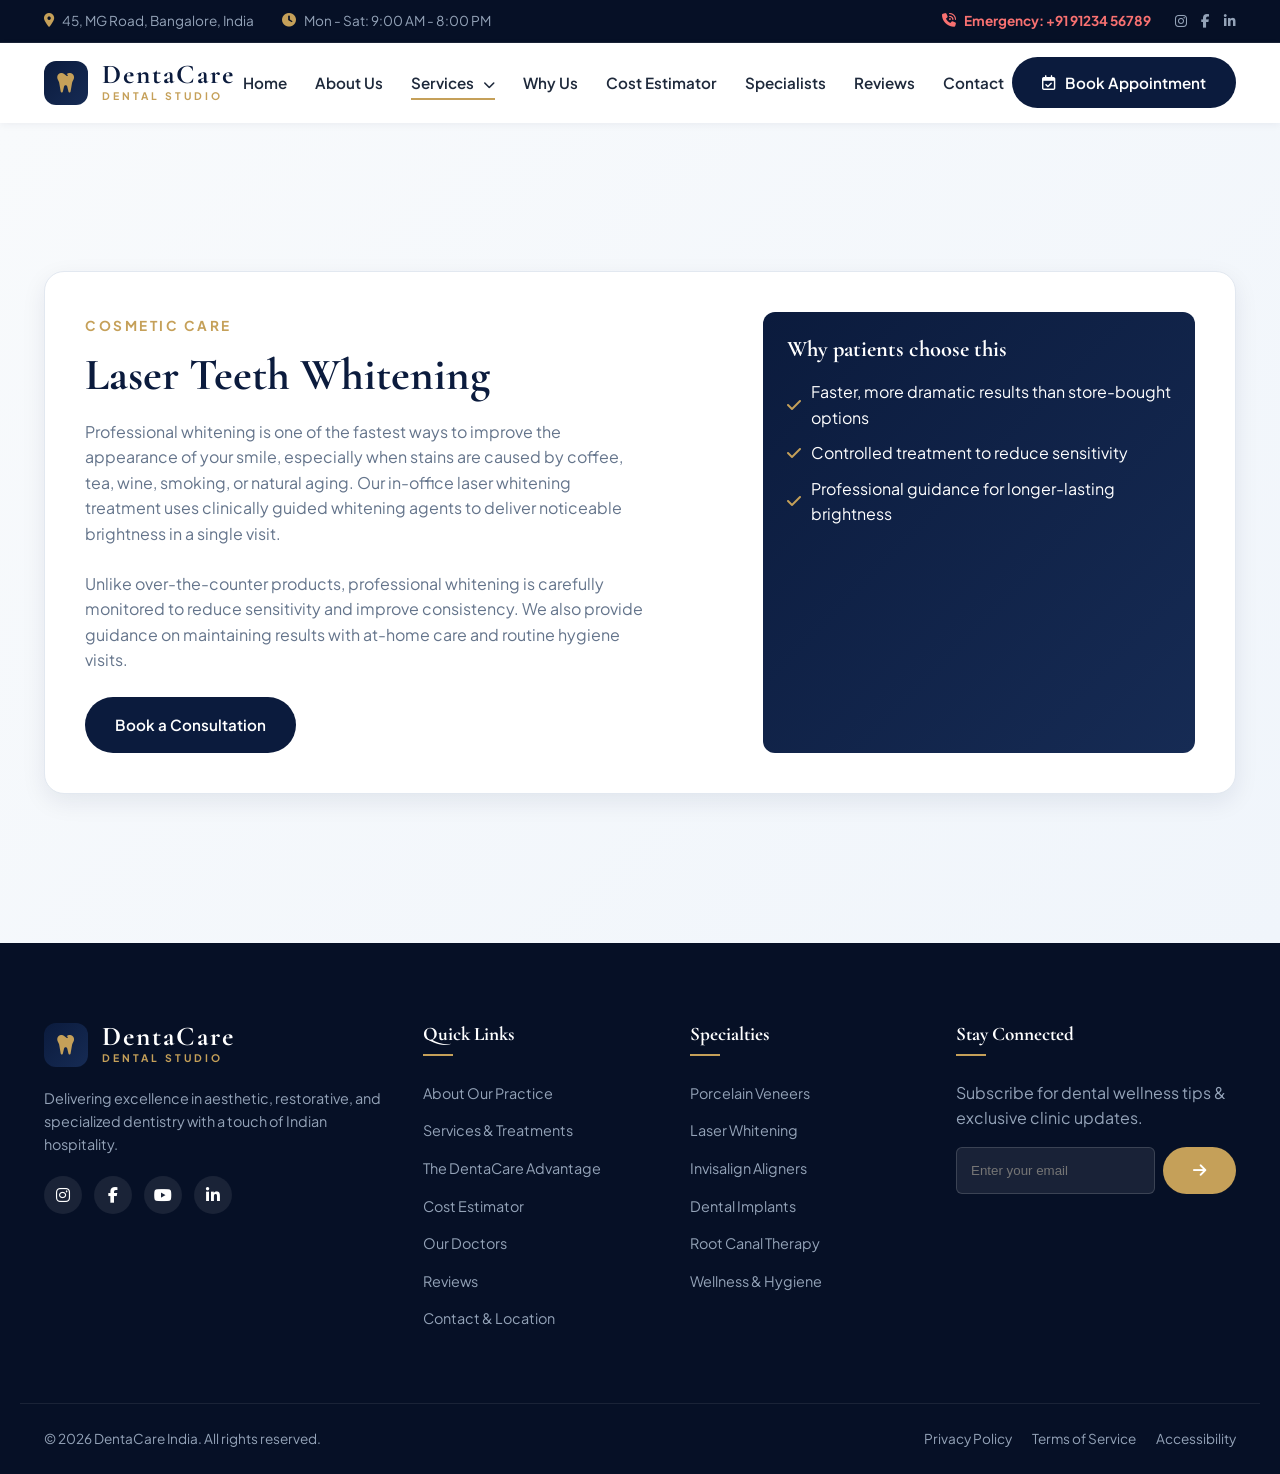
<file: dental/services/whitening.html>
<!DOCTYPE html>
<html lang="en">
<head>
  <meta charset="UTF-8" />
  <meta name="viewport" content="width=device-width, initial-scale=1.0" />
  <title>Laser Teeth Whitening | DentaCare India</title>
  <link rel="preconnect" href="https://fonts.googleapis.com" />
  <link rel="preconnect" href="https://fonts.gstatic.com" crossorigin />
  <link href="https://fonts.googleapis.com/css2?family=Cormorant+Garamond:wght@400;500;600;700&family=Plus+Jakarta+Sans:wght@300;400;500;600;700&display=swap" rel="stylesheet" />
  <link rel="stylesheet" href="https://cdnjs.cloudflare.com/ajax/libs/font-awesome/6.4.0/css/all.min.css" />
  <link rel="stylesheet" href="../css/styles.css">
</head>
<body>
    <a class="skip-link" href="#main-content">Skip to main content</a>
    <button class="scroll-top-btn" id="scroll-top-btn" aria-label="Back to top">
        <i class="fa-solid fa-arrow-up"></i>
    </button>

    <!-- Top Emergency & Info Banner -->
    <div class="top-bar">
        <div class="container top-bar-content">
            <div class="top-info">
                <span><i class="fa-solid fa-location-dot"></i> 45, MG Road, Bangalore, India</span>
                <span><i class="fa-solid fa-clock"></i> Mon - Sat: 9:00 AM - 8:00 PM</span>
            </div>
            <div class="top-actions">
                <a href="tel:+919123456789" class="emergency-link"><i class="fa-solid fa-phone-volume"></i> Emergency: +91 91234 56789</a>
                <div class="social-mini">
                    <a href="#"><i class="fa-brands fa-instagram"></i></a>
                    <a href="#"><i class="fa-brands fa-facebook-f"></i></a>
                    <a href="#"><i class="fa-brands fa-linkedin-in"></i></a>
                </div>
            </div>
        </div>
    </div>

    <!-- Navigation Header -->
    <header class="navbar-header" id="navbar">
        <div class="container navbar-container">
            <a href="../index.html" class="brand-logo">
                <div class="logo-icon"><i class="fa-solid fa-tooth"></i></div>
                <div class="logo-text">
                    <span class="brand-name">DentaCare</span>
                    <span class="brand-sub">DENTAL STUDIO</span>
                </div>
            </a>

            <nav class="nav-menu" id="nav-menu">
                <ul class="nav-list">
                    <li><a href="../index.html" class="nav-link">Home</a></li>
                    <li><a href="../about.html" class="nav-link">About Us</a></li>
                    <li class="nav-item has-dropdown">
                        <a href="../services.html" class="nav-link dropdown-toggle active">Services <i class="fa-solid fa-chevron-down"></i></a>
                        <div class="dropdown-menu">
                            <a href="veneers.html" class="dropdown-link">Veneers & Smile Design</a>
                            <a href="whitening.html" class="dropdown-link">Laser Teeth Whitening</a>
                            <a href="invisalign.html" class="dropdown-link">Invisalign Clear Aligners</a>
                            <a href="implants.html" class="dropdown-link">Dental Implants</a>
                            <a href="root-canal.html" class="dropdown-link">Root Canal Therapy</a>
                            <a href="hygiene.html" class="dropdown-link">Wellness & Hygiene</a>
                        </div>
                    </li>
                    <li><a href="../why-us.html" class="nav-link">Why Us</a></li>
                    <li><a href="../index.html#estimator" class="nav-link">Cost Estimator</a></li>
                    <li><a href="../team.html" class="nav-link">Specialists</a></li>
                    <li><a href="../testimonials.html" class="nav-link">Reviews</a></li>
                    <li><a href="../contact.html" class="nav-link">Contact</a></li>
                </ul>
            </nav>

            <div class="nav-cta-wrapper">
                <button class="btn btn-primary open-booking-modal" id="book-nav-btn">
                    <i class="fa-regular fa-calendar-check"></i> Book Appointment
                </button>
                <button class="hamburger-menu" id="hamburger-btn" aria-label="Toggle navigation">
                    <i class="fa-solid fa-bars"></i>
                </button>
            </div>
        </div>
    </header>

  <main id="main-content">
    <section class="section-padding service-page-hero">
      <div class="container">
        <div class="service-page-card">
          <div class="service-page-content">
            <span class="section-subtitle">COSMETIC CARE</span>
            <h1>Laser Teeth Whitening</h1>
            <p>Professional whitening is one of the fastest ways to improve the appearance of your smile, especially when stains are caused by coffee, tea, wine, smoking, or natural aging. Our in-office laser whitening treatment uses clinically guided whitening agents to deliver noticeable brightness in a single visit.</p>
            <p>Unlike over-the-counter products, professional whitening is carefully monitored to reduce sensitivity and improve consistency. We also provide guidance on maintaining results with at-home care and routine hygiene visits.</p>
            <a href="../contact.html" class="btn btn-primary">Book a Consultation</a>
          </div>
          <div class="service-page-side">
            <div class="service-highlight-box">
              <h3>Why patients choose this</h3>
              <ul>
                <li><i class="fa-solid fa-check"></i> Faster, more dramatic results than store-bought options</li>
                <li><i class="fa-solid fa-check"></i> Controlled treatment to reduce sensitivity</li>
                <li><i class="fa-solid fa-check"></i> Professional guidance for longer-lasting brightness</li>
              </ul>
            </div>
          </div>
        </div>
      </div>
    </section>
  </main>
    <!-- Footer -->
    <footer class="footer">
        <div class="container footer-content">
            <div class="footer-col brand-col">
                <a href="../index.html" class="brand-logo footer-logo">
                    <div class="logo-icon"><i class="fa-solid fa-tooth"></i></div>
                    <div class="logo-text">
                        <span class="brand-name">DentaCare</span>
                        <span class="brand-sub">DENTAL STUDIO</span>
                    </div>
                </a>
                <p>Delivering excellence in aesthetic, restorative, and specialized dentistry with a touch of Indian hospitality.</p>
                <div class="social-links">
                    <a href="#"><i class="fa-brands fa-instagram"></i></a>
                    <a href="#"><i class="fa-brands fa-facebook-f"></i></a>
                    <a href="#"><i class="fa-brands fa-youtube"></i></a>
                    <a href="#"><i class="fa-brands fa-linkedin-in"></i></a>
                </div>
            </div>

            <div class="footer-col">
                <h4>Quick Links</h4>
                <ul>
                    <li><a href="../about.html">About Our Practice</a></li>
                    <li><a href="../services.html">Services & Treatments</a></li>
                    <li><a href="../why-us.html">The DentaCare Advantage</a></li>
                    <li><a href="../index.html#estimator">Cost Estimator</a></li>
                    <li><a href="../team.html">Our Doctors</a></li>
                    <li><a href="../testimonials.html">Reviews</a></li>
                    <li><a href="../contact.html">Contact & Location</a></li>
                </ul>
            </div>

            <div class="footer-col">
                <h4>Specialties</h4>
                <ul>
                    <li><a href="veneers.html">Porcelain Veneers</a></li>
                    <li><a href="whitening.html">Laser Whitening</a></li>
                    <li><a href="invisalign.html">Invisalign Aligners</a></li>
                    <li><a href="implants.html">Dental Implants</a></li>
                    <li><a href="root-canal.html">Root Canal Therapy</a></li>
                    <li><a href="hygiene.html">Wellness & Hygiene</a></li>
                </ul>
            </div>

            <div class="footer-col">
                <h4>Stay Connected</h4>
                <p>Subscribe for dental wellness tips & exclusive clinic updates.</p>
                <form class="newsletter-form" id="newsletter-form">
                    <input type="email" placeholder="Enter your email" required>
                    <button type="submit" class="btn btn-gold"><i class="fa-solid fa-arrow-right"></i></button>
                </form>
            </div>
        </div>

        <div class="footer-bottom">
            <div class="container footer-bottom-flex">
                <p>&copy; 2026 DentaCare India. All rights reserved.</p>
                <div class="legal-links">
                    <a href="#">Privacy Policy</a>
                    <a href="#">Terms of Service</a>
                    <a href="#">Accessibility</a>
                </div>
            </div>
        </div>
    </footer>


    <!-- Interactive Appointment Booking Modal -->
    <div class="modal-overlay" id="booking-modal">
        <div class="modal-container">
            <button class="modal-close" id="modal-close-btn">&times;</button>
            <div class="modal-header">
                <h2>Book Your Consultation</h2>
                <p>Complete the steps below to reserve your appointment at DentaCare India.</p>
            </div>

            <div class="modal-body">
                <!-- Step Indicator -->
                <div class="booking-steps-indicator">
                    <div class="step-badge active" id="step-badge-1">1. Treatment</div>
                    <div class="step-badge" id="step-badge-2">2. Schedule</div>
                    <div class="step-badge" id="step-badge-3">3. Patient Details</div>
                </div>

                <form id="full-booking-form">
                    <!-- Step 1 -->
                    <div class="booking-step-content active" id="booking-step-1">
                        <div class="form-group">
                            <label for="modal-service">Select Treatment Service</label>
                            <select id="modal-service" required>
                                <option value="" disabled selected>Choose a Service</option>
                                <option value="Veneers & Smile Design">Digital Smile Design & Veneers</option>
                                <option value="Laser Whitening">Laser Teeth Whitening</option>
                                <option value="Invisalign">Invisalign® Clear Aligners</option>
                                <option value="Dental Implants">Dental Implants</option>
                                <option value="Root Canal Therapy">Painless Root Canal Therapy</option>
                                <option value="Checkup & Hygiene">Comprehensive Checkup & Hygiene</option>
                                <option value="Emergency Care">Emergency Dental Care</option>
                            </select>
                        </div>

                        <div class="form-group">
                            <label for="modal-doctor">Preferred Specialist (Optional)</label>
                            <select id="modal-doctor">
                                <option value="Any Available Specialist">First Available Specialist</option>
                                <option value="Dr. Rajesh Sharma">Dr. Rajesh Sharma (Cosmetic Specialist)</option>
                                <option value="Dr. Priya Patel">Dr. Priya Patel (Implantologist)</option>
                                <option value="Dr. Amit Singh">Dr. Amit Singh (Orthodontist)</option>
                            </select>
                        </div>

                        <button type="button" class="btn btn-primary btn-block next-step-btn" data-next="2">
                            Next: Select Date & Time <i class="fa-solid fa-arrow-right"></i>
                        </button>
                    </div>

                    <!-- Step 2 -->
                    <div class="booking-step-content" id="booking-step-2">
                        <div class="form-group">
                            <label for="modal-date">Preferred Date</label>
                            <input type="date" id="modal-date" required>
                        </div>

                        <div class="form-group">
                            <label>Preferred Time Slot</label>
                            <div class="time-slots-grid">
                                <label class="time-slot"><input type="radio" name="timeslot" value="09:00 AM" checked> 09:00 AM</label>
                                <label class="time-slot"><input type="radio" name="timeslot" value="11:00 AM"> 11:00 AM</label>
                                <label class="time-slot"><input type="radio" name="timeslot" value="02:00 PM"> 02:00 PM</label>
                                <label class="time-slot"><input type="radio" name="timeslot" value="04:30 PM"> 04:30 PM</label>
                            </div>
                        </div>

                        <div class="form-buttons-flex">
                            <button type="button" class="btn btn-outline prev-step-btn" data-prev="1">Back</button>
                            <button type="button" class="btn btn-primary next-step-btn" data-next="3">Next: Patient Info <i class="fa-solid fa-arrow-right"></i></button>
                        </div>
                    </div>

                    <!-- Step 3 -->
                    <div class="booking-step-content" id="booking-step-3">
                        <div class="form-row">
                            <div class="form-group">
                                <label for="patient-name">Full Name *</label>
                                <input type="text" id="patient-name" placeholder="e.g. Anjali Rao" required>
                            </div>
                            <div class="form-group">
                                <label for="patient-phone">Phone Number *</label>
                                <input type="tel" id="patient-phone" placeholder="+91 91234 56789" required>
                            </div>
                        </div>

                        <div class="form-group">
                            <label for="patient-email">Email Address *</label>
                            <input type="email" id="patient-email" placeholder="anjali@example.com" required>
                        </div>

                        <div class="form-group">
                            <label for="patient-notes">Notes or Special Requests (Optional)</label>
                            <textarea id="patient-notes" rows="2" placeholder="Mention any dental anxiety, insurance, or specific concerns..."></textarea>
                        </div>

                        <div class="form-buttons-flex">
                            <button type="button" class="btn btn-outline prev-step-btn" data-prev="2">Back</button>
                            <button type="submit" class="btn btn-gold">
                                <i class="fa-solid fa-check-circle"></i> Confirm Booking
                            </button>
                        </div>
                    </div>
                </form>

                <!-- Success Confirmation View -->
                <div class="booking-success-view" id="booking-success-view">
                    <div class="success-icon"><i class="fa-solid fa-circle-check"></i></div>
                    <h3>Appointment Confirmed!</h3>
                    <p>Thank you, <span id="conf-name">Patient</span>. Your reservation has been recorded.</p>

                    <div class="confirmation-details-box">
                        <div class="conf-row"><span>Booking Ref:</span> <strong id="conf-ref">#DentaCare-8921</strong></div>
                        <div class="conf-row"><span>Service:</span> <strong id="conf-service">Veneers</strong></div>
                        <div class="conf-row"><span>Specialist:</span> <strong id="conf-doctor">Dr. Rajesh Sharma</strong></div>
                        <div class="conf-row"><span>Date & Time:</span> <strong id="conf-datetime">Oct 12, 2026 at 11:00 AM</strong></div>
                    </div>

                    <p class="sub-text">A confirmation email and SMS reminder will be sent to your contact details shortly.</p>
                    <button class="btn btn-primary" id="success-close-btn">Done & Return</button>
                </div>
            </div>
        </div>
    </div>

    <!-- Toast Notification Container -->
    <div class="toast-container" id="toast-container"></div>

    <script src="../js/script.js"></script>
</body>
</html>
</file>
<file: dental/css/styles.css>
/* ==========================================================================
   DentaCare India - PREMIUM STYLESHEET
   ========================================================================== */

/* --- CSS Variables & Design Tokens --- */
:root {
    --primary-navy: #0B1B3D;
    --navy-light: #162B54;
    --navy-dark: #061026;
    --accent-gold: #C5A059;
    --accent-gold-hover: #B38E46;
    --accent-gold-light: #F7F3EB;
    --text-dark: #1E293B;
    --text-muted: #64748B;
    --text-light: #94A3B8;
    --bg-light: #F8FAFC;
    --bg-white: #FFFFFF;
    --border-color: #E2E8F0;
    --shadow-sm: 0 2px 8px rgba(11, 27, 61, 0.05);
    --shadow-md: 0 8px 24px rgba(11, 27, 61, 0.08);
    --shadow-lg: 0 16px 40px rgba(11, 27, 61, 0.12);
    --font-heading: 'Cormorant Garamond', Georgia, serif;
    --font-body: 'Plus Jakarta Sans', system-ui, -apple-system, sans-serif;
    --transition-smooth: all 0.3s cubic-bezier(0.4, 0, 0.2, 1);
    --radius-sm: 6px;
    --radius-md: 12px;
    --radius-lg: 20px;
}

/* --- Reset & Global Styles --- */
*, *::before, *::after {
    box-sizing: border-box;
    margin: 0;
    padding: 0;
}

html {
    scroll-behavior: smooth;
    font-size: 16px;
}

body {
    font-family: var(--font-body);
    color: var(--text-dark);
    background-color: var(--bg-white);
    line-height: 1.6;
    overflow-x: hidden;
}

.skip-link {
    position: absolute;
    left: -999px;
    top: 0;
    background: var(--primary-navy);
    color: var(--bg-white);
    padding: 12px 16px;
    z-index: 4000;
    border-radius: 0 0 8px 8px;
}

.skip-link:focus {
    left: 16px;
}

.scroll-top-btn {
    position: fixed;
    right: 20px;
    bottom: 20px;
    width: 48px;
    height: 48px;
    border: none;
    border-radius: 50%;
    background: linear-gradient(135deg, var(--accent-gold), var(--accent-gold-hover));
    color: var(--bg-white);
    box-shadow: var(--shadow-md);
    cursor: pointer;
    z-index: 2500;
    opacity: 0;
    visibility: hidden;
    transform: translateY(12px);
    transition: var(--transition-smooth);
}

.scroll-top-btn.visible {
    opacity: 1;
    visibility: visible;
    transform: translateY(0);
}

.scroll-top-btn:hover {
    transform: translateY(-3px);
}

h1, h2, h3, h4, h5, h6 {
    font-family: var(--font-heading);
    color: var(--primary-navy);
    line-height: 1.2;
    font-weight: 700;
}

a {
    text-decoration: none;
    color: inherit;
    transition: var(--transition-smooth);
}

ul {
    list-style: none;
}

img {
    max-width: 100%;
    height: auto;
    display: block;
}

.container {
    width: 100%;
    max-width: 1240px;
    margin: 0 auto;
    padding: 0 24px;
}

.section-padding {
    padding: 90px 0;
}

.bg-light {
    background-color: var(--bg-light);
}

.text-center {
    text-align: center;
}

.highlight-gold {
    color: var(--accent-gold);
}

/* --- Typography & Section Headers --- */
.section-subtitle {
    display: inline-block;
    font-family: var(--font-body);
    font-size: 0.85rem;
    font-weight: 700;
    letter-spacing: 2.5px;
    color: var(--accent-gold);
    text-transform: uppercase;
    margin-bottom: 12px;
}

.section-title {
    font-size: 2.75rem;
    margin-bottom: 16px;
}

.section-description {
    font-size: 1.1rem;
    color: var(--text-muted);
    max-width: 650px;
    margin: 0 auto 48px;
}

/* --- Buttons & Action Elements --- */
.btn {
    display: inline-flex;
    align-items: center;
    justify-content: center;
    gap: 10px;
    font-family: var(--font-body);
    font-weight: 600;
    font-size: 0.95rem;
    padding: 14px 28px;
    border-radius: 50px;
    cursor: pointer;
    border: 2px solid transparent;
    transition: var(--transition-smooth);
}

.btn-primary {
    background-color: var(--primary-navy);
    color: var(--bg-white);
}

.btn-primary:hover {
    background-color: var(--navy-light);
    transform: translateY(-2px);
    box-shadow: var(--shadow-md);
}

.btn-gold {
    background-color: var(--accent-gold);
    color: var(--bg-white);
}

.btn-gold:hover {
    background-color: var(--accent-gold-hover);
    transform: translateY(-2px);
    box-shadow: var(--shadow-md);
}

.btn-outline {
    background-color: transparent;
    border-color: var(--primary-navy);
    color: var(--primary-navy);
}

.btn-outline:hover {
    background-color: var(--primary-navy);
    color: var(--bg-white);
}

.btn-lg {
    padding: 16px 36px;
    font-size: 1.05rem;
}

.btn-block {
    width: 100%;
}

.btn-link {
    background: none;
    border: none;
    color: var(--accent-gold);
    font-weight: 700;
    font-size: 0.95rem;
    cursor: pointer;
    display: inline-flex;
    align-items: center;
    gap: 8px;
    padding: 0;
}

.btn-link:hover {
    color: var(--accent-gold-hover);
    gap: 12px;
}

/* --- Top Emergency & Info Bar --- */
.top-bar {
    background-color: var(--navy-dark);
    color: var(--text-light);
    font-size: 0.85rem;
    padding: 10px 0;
    border-bottom: 1px solid rgba(255, 255, 255, 0.08);
}

.top-bar-content {
    display: flex;
    justify-content: space-between;
    align-items: center;
}

.top-info {
    display: flex;
    gap: 28px;
}

.top-info span {
    display: flex;
    align-items: center;
    gap: 8px;
}

.top-info i {
    color: var(--accent-gold);
}

.top-actions {
    display: flex;
    align-items: center;
    gap: 24px;
}

.emergency-link {
    color: #F87171;
    font-weight: 700;
    display: flex;
    align-items: center;
    gap: 8px;
}

.emergency-link:hover {
    color: #FCA5A5;
}

.social-mini {
    display: flex;
    gap: 14px;
}

.social-mini a {
    color: var(--text-light);
}

.social-mini a:hover {
    color: var(--accent-gold);
}

/* --- Sticky Navigation Bar --- */
.navbar-header {
    position: sticky;
    top: 0;
    left: 0;
    width: 100%;
    background-color: var(--bg-white);
    z-index: 1000;
    transition: var(--transition-smooth);
    box-shadow: var(--shadow-sm);
}

.navbar-header.scrolled {
    padding: 6px 0;
    box-shadow: var(--shadow-md);
    background-color: rgba(255, 255, 255, 0.95);
    backdrop-filter: blur(10px);
}

.navbar-container {
    display: flex;
    justify-content: space-between;
    align-items: center;
    height: 80px;
}

.brand-logo {
    display: flex;
    align-items: center;
    gap: 14px;
}

.logo-icon {
    width: 44px;
    height: 44px;
    background: linear-gradient(135deg, var(--primary-navy), var(--navy-light));
    color: var(--accent-gold);
    border-radius: var(--radius-md);
    display: flex;
    align-items: center;
    justify-content: center;
    font-size: 1.4rem;
}

.logo-text {
    display: flex;
    flex-direction: column;
}

.brand-name {
    font-family: var(--font-heading);
    font-size: 1.7rem;
    font-weight: 700;
    letter-spacing: 2px;
    color: var(--primary-navy);
    line-height: 1;
}

.brand-sub {
    font-size: 0.65rem;
    font-weight: 700;
    letter-spacing: 3px;
    color: var(--accent-gold);
}

.nav-list {
    display: flex;
    gap: 28px;
}

.nav-item {
    position: relative;
}

.dropdown-menu {
    position: absolute;
    top: calc(100% + 8px);
    left: 0;
    min-width: 240px;
    background: var(--bg-white);
    border: 1px solid var(--border-color);
    border-radius: var(--radius-sm);
    box-shadow: var(--shadow-md);
    padding: 10px 0;
    display: none;
    z-index: 1100;
}

.has-dropdown:hover .dropdown-menu,
.has-dropdown.open .dropdown-menu {
    display: block;
}

.dropdown-link {
    display: block;
    padding: 10px 16px;
    font-size: 0.92rem;
    color: var(--text-dark);
}

.dropdown-link:hover {
    background-color: var(--accent-gold-light);
    color: var(--primary-navy);
}

.dropdown-toggle i {
    margin-left: 6px;
    font-size: 0.75rem;
}

.nav-link {
    font-weight: 600;
    font-size: 0.95rem;
    color: var(--text-dark);
    position: relative;
    padding: 8px 0;
}

.nav-link::after {
    content: '';
    position: absolute;
    bottom: 0;
    left: 0;
    width: 0%;
    height: 2px;
    background-color: var(--accent-gold);
    transition: var(--transition-smooth);
}

.nav-link:hover::after, .nav-link.active::after {
    width: 100%;
}

.nav-cta-wrapper {
    display: flex;
    align-items: center;
    gap: 16px;
}

.hamburger-menu {
    display: none;
    background: none;
    border: none;
    font-size: 1.5rem;
    color: var(--primary-navy);
    cursor: pointer;
}

/* --- Hero Section --- */
.hero-section {
    position: relative;
    background: linear-gradient(135deg, var(--primary-navy) 0%, var(--navy-dark) 100%);
    color: var(--bg-white);
    padding: 100px 0 120px;
    overflow: hidden;
}

.hero-section::before {
    content: '';
    position: absolute;
    top: -100px;
    right: -100px;
    width: 600px;
    height: 600px;
    background: radial-gradient(circle, rgba(197, 160, 89, 0.15) 0%, transparent 70%);
    border-radius: 50%;
}

.hero-container {
    display: grid;
    grid-template-columns: 1.2fr 0.8fr;
    gap: 60px;
    align-items: center;
    position: relative;
    z-index: 2;
}

.hero-badge {
    display: inline-flex;
    align-items: center;
    gap: 10px;
    padding: 8px 18px;
    background-color: rgba(197, 160, 89, 0.15);
    border: 1px solid rgba(197, 160, 89, 0.3);
    color: var(--accent-gold);
    border-radius: 30px;
    font-size: 0.85rem;
    font-weight: 600;
    margin-bottom: 24px;
}

.hero-title {
    color: var(--bg-white);
    font-size: 3.8rem;
    margin-bottom: 24px;
}

.hero-description {
    font-size: 1.15rem;
    color: var(--text-light);
    margin-bottom: 36px;
    max-width: 580px;
}

.hero-actions {
    display: flex;
    gap: 20px;
    margin-bottom: 48px;
}

.hero-actions .btn-outline {
    border-color: var(--accent-gold);
    color: var(--accent-gold);
}

.hero-actions .btn-outline:hover {
    background-color: var(--accent-gold);
    color: var(--primary-navy);
}

.hero-trust-badges {
    display: flex;
    gap: 28px;
    border-top: 1px solid rgba(255, 255, 255, 0.1);
    padding-top: 24px;
}

.trust-item {
    display: flex;
    align-items: center;
    gap: 10px;
    font-size: 0.88rem;
    color: var(--text-light);
}

.trust-item i {
    color: var(--accent-gold);
    font-size: 1.1rem;
}

/* Quick Booking Widget in Hero */
.hero-card-widget {
    background: rgba(255, 255, 255, 0.96);
    backdrop-filter: blur(20px);
    border-radius: var(--radius-lg);
    padding: 36px;
    color: var(--text-dark);
    box-shadow: 0 20px 50px rgba(0, 0, 0, 0.25);
    border: 1px solid rgba(197, 160, 89, 0.3);
}

.widget-header h3 {
    font-size: 1.8rem;
    margin-bottom: 6px;
}

.widget-header p {
    font-size: 0.9rem;
    color: var(--text-muted);
    margin-bottom: 24px;
}

.form-group {
    margin-bottom: 20px;
}

.form-group label {
    display: block;
    font-size: 0.88rem;
    font-weight: 600;
    margin-bottom: 8px;
    color: var(--primary-navy);
}

.form-group label i {
    color: var(--accent-gold);
    margin-right: 6px;
}

.form-group input, .form-group select, .form-group textarea, .form-control {
    width: 100%;
    padding: 13px 16px;
    border: 1px solid var(--border-color);
    border-radius: var(--radius-sm);
    font-family: var(--font-body);
    font-size: 0.95rem;
    background-color: var(--bg-white);
    color: var(--text-dark);
    transition: var(--transition-smooth);
}

.form-group input:focus, .form-group select:focus, .form-group textarea:focus {
    outline: none;
    border-color: var(--accent-gold);
    box-shadow: 0 0 0 3px rgba(197, 160, 89, 0.15);
}

/* --- Stats Banner --- */
.stats-section {
    background-color: var(--primary-navy);
    border-top: 1px solid rgba(197, 160, 89, 0.2);
    padding: 40px 0;
}

.stats-grid {
    display: grid;
    grid-template-columns: repeat(4, 1fr);
    gap: 30px;
    text-align: center;
}

.stat-card {
    padding: 10px;
    border-right: 1px solid rgba(255, 255, 255, 0.1);
}

.stat-card:last-child {
    border-right: none;
}

.stat-number {
    font-family: var(--font-heading);
    font-size: 3rem;
    font-weight: 700;
    color: var(--accent-gold);
    margin-bottom: 4px;
}

.stat-label {
    font-size: 0.9rem;
    color: var(--text-light);
    font-weight: 500;
}

/* --- About Us Section --- */
.about-grid {
    display: grid;
    grid-template-columns: 1fr 1.1fr;
    gap: 60px;
    align-items: center;
}

.about-image-wrapper {
    position: relative;
}

.image-frame {
    width: 100%;
    height: 480px;
    border-radius: var(--radius-lg);
    background: linear-gradient(135deg, var(--navy-light), var(--primary-navy));
    display: flex;
    align-items: center;
    justify-content: center;
    box-shadow: var(--shadow-lg);
    border: 2px solid var(--accent-gold);
    overflow: hidden;
}

.about-img-placeholder {
    text-align: center;
    color: var(--accent-gold);
    padding: 30px;
}

.about-img-placeholder i {
    font-size: 4.5rem;
    margin-bottom: 16px;
    display: block;
}

.about-img-placeholder span {
    font-family: var(--font-heading);
    font-size: 1.5rem;
    color: var(--bg-white);
}

.experience-badge {
    position: absolute;
    bottom: -20px;
    right: -20px;
    background-color: var(--accent-gold);
    color: var(--bg-white);
    padding: 24px 32px;
    border-radius: var(--radius-md);
    box-shadow: var(--shadow-md);
    text-align: center;
}

.exp-num {
    display: block;
    font-family: var(--font-heading);
    font-size: 2.8rem;
    font-weight: 700;
    line-height: 1;
}

.exp-text {
    font-size: 0.85rem;
    font-weight: 600;
    text-transform: uppercase;
    letter-spacing: 1px;
}

.about-content .lead-text {
    font-size: 1.2rem;
    font-weight: 600;
    color: var(--primary-navy);
    margin-bottom: 16px;
}

.about-content .body-text {
    color: var(--text-muted);
    margin-bottom: 32px;
}

.about-features {
    display: grid;
    grid-template-columns: 1fr 1fr;
    gap: 24px;
    margin-bottom: 32px;
}

.feature-box {
    display: flex;
    gap: 16px;
}

.feat-icon {
    width: 48px;
    height: 48px;
    border-radius: 50%;
    background-color: var(--accent-gold-light);
    color: var(--accent-gold);
    display: flex;
    align-items: center;
    justify-content: center;
    font-size: 1.2rem;
    flex-shrink: 0;
}

.feat-info h4 {
    font-size: 1.1rem;
    margin-bottom: 4px;
}

.feat-info p {
    font-size: 0.85rem;
    color: var(--text-muted);
}

.doctor-signature {
    border-top: 1px solid var(--border-color);
    padding-top: 20px;
}

.doc-info strong {
    display: block;
    font-size: 1.1rem;
    color: var(--primary-navy);
}

.doc-info span {
    font-size: 0.85rem;
    color: var(--accent-gold);
    font-weight: 600;
}

/* --- Services & Category Tabs --- */
.category-tabs {
    display: flex;
    justify-content: center;
    gap: 12px;
    margin-bottom: 48px;
    flex-wrap: wrap;
}

.tab-btn {
    padding: 10px 24px;
    border-radius: 30px;
    border: 1px solid var(--border-color);
    background-color: var(--bg-white);
    color: var(--text-dark);
    font-weight: 600;
    font-size: 0.9rem;
    cursor: pointer;
    transition: var(--transition-smooth);
}

.tab-btn:hover, .tab-btn.active {
    background-color: var(--primary-navy);
    color: var(--bg-white);
    border-color: var(--primary-navy);
}

.services-grid {
    display: grid;
    grid-template-columns: repeat(3, 1fr);
    gap: 30px;
}

.service-card {
    background-color: var(--bg-white);
    border-radius: var(--radius-md);
    padding: 36px 28px;
    box-shadow: var(--shadow-sm);
    border: 1px solid var(--border-color);
    transition: var(--transition-smooth);
    display: flex;
    flex-direction: column;
}

.service-card:hover {
    transform: translateY(-8px);
    box-shadow: var(--shadow-lg);
    border-color: var(--accent-gold);
}

.service-icon {
    width: 60px;
    height: 60px;
    border-radius: var(--radius-md);
    background: linear-gradient(135deg, var(--accent-gold-light), #EFE4D0);
    color: var(--accent-gold);
    display: flex;
    align-items: center;
    justify-content: center;
    font-size: 1.6rem;
    margin-bottom: 24px;
}

.service-card h3 {
    font-size: 1.5rem;
    margin-bottom: 12px;
}

.service-card p {
    font-size: 0.92rem;
    color: var(--text-muted);
    margin-bottom: 20px;
    flex-grow: 1;
}

.service-highlights {
    margin-bottom: 24px;
    border-top: 1px dashed var(--border-color);
    padding-top: 16px;
}

.service-highlights li {
    font-size: 0.85rem;
    color: var(--text-dark);
    margin-bottom: 8px;
    display: flex;
    align-items: center;
    gap: 8px;
}

.service-highlights li i {
    color: var(--accent-gold);
    font-size: 0.8rem;
}

/* --- Why Choose Us Section --- */
.why-us-grid {
    display: grid;
    grid-template-columns: repeat(3, 1fr);
    gap: 30px;
}

.why-card {
    background-color: var(--bg-white);
    padding: 32px;
    border-radius: var(--radius-md);
    border: 1px solid var(--border-color);
    box-shadow: var(--shadow-sm);
    transition: var(--transition-smooth);
}

.why-card:hover {
    border-color: var(--accent-gold);
    transform: translateY(-5px);
    box-shadow: var(--shadow-md);
}

.why-icon {
    font-size: 2.2rem;
    color: var(--accent-gold);
    margin-bottom: 20px;
}

.why-card h3 {
    font-size: 1.35rem;
    margin-bottom: 12px;
}

.why-card p {
    font-size: 0.92rem;
    color: var(--text-muted);
}

/* --- Cost Estimator Tool --- */
.estimator-wrapper {
    display: grid;
    grid-template-columns: 1fr 1fr;
    gap: 50px;
    align-items: center;
    background-color: var(--bg-white);
    padding: 48px;
    border-radius: var(--radius-lg);
    box-shadow: var(--shadow-md);
    border: 1px solid var(--border-color);
}

.disclaimer-note {
    margin-top: 24px;
    font-size: 0.85rem;
    color: var(--text-muted);
    background-color: var(--accent-gold-light);
    padding: 12px 16px;
    border-radius: var(--radius-sm);
    display: flex;
    align-items: center;
    gap: 10px;
}

.estimation-result {
    background-color: var(--bg-light);
    border-radius: var(--radius-md);
    padding: 24px;
    margin-top: 20px;
    border: 1px solid var(--border-color);
}

.result-row {
    display: flex;
    justify-content: space-between;
    align-items: center;
    padding: 12px 0;
    border-bottom: 1px solid var(--border-color);
    font-size: 0.95rem;
}

.result-row:last-of-type {
    border-bottom: none;
}

.price-tag {
    font-size: 1.4rem;
    color: var(--accent-gold);
    font-family: var(--font-heading);
}

/* --- Specialists / Team --- */
.team-grid {
    display: grid;
    grid-template-columns: repeat(3, 1fr);
    gap: 30px;
}

.team-card {
    background-color: var(--bg-white);
    border-radius: var(--radius-md);
    border: 1px solid var(--border-color);
    overflow: hidden;
    box-shadow: var(--shadow-sm);
    transition: var(--transition-smooth);
}

.team-card:hover {
    transform: translateY(-6px);
    box-shadow: var(--shadow-md);
}

.team-avatar {
    height: 220px;
    background: linear-gradient(135deg, var(--primary-navy), var(--navy-light));
    display: flex;
    align-items: center;
    justify-content: center;
    color: var(--accent-gold);
    font-size: 4rem;
}

.team-content {
    padding: 24px;
}

.team-content h3 {
    font-size: 1.4rem;
    margin-bottom: 4px;
}

.specialty-tag {
    display: inline-block;
    font-size: 0.8rem;
    font-weight: 700;
    color: var(--accent-gold);
    margin-bottom: 12px;
    text-transform: uppercase;
}

.team-content p {
    font-size: 0.88rem;
    color: var(--text-muted);
    margin-bottom: 16px;
}

.team-meta {
    display: flex;
    justify-content: space-between;
    font-size: 0.8rem;
    color: var(--text-dark);
    font-weight: 600;
    border-top: 1px solid var(--border-color);
    padding-top: 12px;
}

/* --- Testimonials --- */
.testimonials-grid {
    display: grid;
    grid-template-columns: repeat(3, 1fr);
    gap: 30px;
}

.testimonial-card {
    background-color: var(--bg-white);
    padding: 32px;
    border-radius: var(--radius-md);
    box-shadow: var(--shadow-sm);
    border: 1px solid var(--border-color);
    display: flex;
    flex-direction: column;
}

.stars {
    color: var(--accent-gold);
    margin-bottom: 16px;
    font-size: 0.9rem;
}

.review-text {
    font-size: 0.95rem;
    color: var(--text-dark);
    font-style: italic;
    margin-bottom: 24px;
    flex-grow: 1;
}

.patient-info strong {
    display: block;
    color: var(--primary-navy);
}

.patient-info span {
    font-size: 0.8rem;
    color: var(--text-muted);
}

/* --- FAQ Accordion --- */
.faq-accordion {
    max-width: 800px;
    margin: 0 auto;
}

.faq-item {
    background-color: var(--bg-white);
    border: 1px solid var(--border-color);
    border-radius: var(--radius-md);
    margin-bottom: 16px;
    overflow: hidden;
    box-shadow: var(--shadow-sm);
}

.faq-question {
    width: 100%;
    padding: 20px 24px;
    background: none;
    border: none;
    text-align: left;
    font-family: var(--font-body);
    font-size: 1.05rem;
    font-weight: 600;
    color: var(--primary-navy);
    display: flex;
    justify-content: space-between;
    align-items: center;
    cursor: pointer;
}

.faq-question i {
    color: var(--accent-gold);
    transition: var(--transition-smooth);
}

.faq-item.active .faq-question i {
    transform: rotate(180deg);
}

.faq-answer {
    max-height: 0;
    overflow: hidden;
    transition: max-height 0.3s ease-out;
    padding: 0 24px;
}

.faq-item.active .faq-answer {
    padding: 0 24px 20px;
}

.faq-answer p {
    font-size: 0.92rem;
    color: var(--text-muted);
}

/* --- Contact & Location Section --- */
.contact-grid {
    display: grid;
    grid-template-columns: 1fr 1fr;
    gap: 40px;
}

.contact-info-card {
    background-color: var(--primary-navy);
    color: var(--bg-white);
    padding: 48px;
    border-radius: var(--radius-lg);
}

.contact-info-card h2 {
    color: var(--bg-white);
    font-size: 2.4rem;
    margin-bottom: 12px;
}

.contact-info-card p {
    color: var(--text-light);
    margin-bottom: 32px;
}

.info-list {
    display: flex;
    flex-direction: column;
    gap: 24px;
}

.info-item {
    display: flex;
    gap: 18px;
    align-items: flex-start;
}

.info-item i {
    font-size: 1.4rem;
    color: var(--accent-gold);
    margin-top: 4px;
}

.info-item strong {
    display: block;
    font-size: 1rem;
    color: var(--bg-white);
    margin-bottom: 2px;
}

.info-item p {
    margin: 0;
    font-size: 0.9rem;
}

.contact-map-wrapper {
    background-color: var(--bg-white);
    border-radius: var(--radius-lg);
    border: 1px solid var(--border-color);
    box-shadow: var(--shadow-sm);
    display: flex;
    align-items: center;
    justify-content: center;
    padding: 40px;
}

.map-placeholder {
    text-align: center;
    color: var(--primary-navy);
}

.map-placeholder i {
    font-size: 3.5rem;
    color: var(--accent-gold);
    margin-bottom: 16px;
}

.map-placeholder h3 {
    font-size: 1.6rem;
    margin-bottom: 8px;
}

.map-placeholder p {
    color: var(--text-muted);
    font-size: 0.95rem;
    margin-bottom: 16px;
}

/* --- Footer --- */
.footer {
    background-color: var(--navy-dark);
    color: var(--text-light);
    padding-top: 80px;
}

.footer-content {
    display: grid;
    grid-template-columns: 1.5fr 1fr 1fr 1.2fr;
    gap: 40px;
    padding-bottom: 60px;
    border-bottom: 1px solid rgba(255, 255, 255, 0.08);
}

.footer-logo .brand-name {
    color: var(--bg-white);
}

.brand-col p {
    font-size: 0.9rem;
    margin: 20px 0;
    color: var(--text-light);
}

.social-links {
    display: flex;
    gap: 12px;
}

.social-links a {
    width: 38px;
    height: 38px;
    border-radius: 50%;
    background-color: rgba(255, 255, 255, 0.08);
    color: var(--bg-white);
    display: flex;
    align-items: center;
    justify-content: center;
}

.social-links a:hover {
    background-color: var(--accent-gold);
    color: var(--primary-navy);
}

.footer-col h4 {
    color: var(--bg-white);
    font-size: 1.2rem;
    margin-bottom: 24px;
    position: relative;
    padding-bottom: 10px;
}

.footer-col h4::after {
    content: '';
    position: absolute;
    bottom: 0;
    left: 0;
    width: 30px;
    height: 2px;
    background-color: var(--accent-gold);
}

.footer-col ul li {
    margin-bottom: 12px;
}

.footer-col ul li a {
    font-size: 0.9rem;
    color: var(--text-light);
}

.footer-col ul li a:hover {
    color: var(--accent-gold);
    padding-left: 5px;
}

.newsletter-form {
    display: flex;
    gap: 8px;
    margin-top: 16px;
}

.newsletter-form input {
    background-color: rgba(255, 255, 255, 0.08);
    border: 1px solid rgba(255, 255, 255, 0.15);
    color: var(--bg-white);
    padding: 10px 14px;
    border-radius: var(--radius-sm);
}

.footer-bottom {
    padding: 24px 0;
    font-size: 0.85rem;
}

.footer-bottom-flex {
    display: flex;
    justify-content: space-between;
    align-items: center;
}

.legal-links {
    display: flex;
    gap: 20px;
}

.legal-links a:hover {
    color: var(--accent-gold);
}

/* --- Interactive Appointment Modal --- */
.modal-overlay {
    position: fixed;
    top: 0;
    left: 0;
    width: 100%;
    height: 100%;
    background-color: rgba(6, 16, 38, 0.75);
    backdrop-filter: blur(8px);
    z-index: 2000;
    display: flex;
    align-items: center;
    justify-content: center;
    opacity: 0;
    visibility: hidden;
    transition: var(--transition-smooth);
    padding: 20px;
}

.modal-overlay.active {
    opacity: 1;
    visibility: visible;
}

.modal-container {
    background-color: var(--bg-white);
    border-radius: var(--radius-lg);
    width: 100%;
    max-width: 600px;
    padding: 40px;
    position: relative;
    box-shadow: 0 25px 60px rgba(0, 0, 0, 0.3);
    border: 1px solid var(--accent-gold);
    transform: scale(0.9);
    transition: var(--transition-smooth);
}

.modal-overlay.active .modal-container {
    transform: scale(1);
}

.modal-close {
    position: absolute;
    top: 20px;
    right: 20px;
    background: none;
    border: none;
    font-size: 1.8rem;
    color: var(--text-muted);
    cursor: pointer;
}

.modal-header {
    text-align: center;
    margin-bottom: 28px;
}

.modal-header h2 {
    font-size: 2rem;
    margin-bottom: 6px;
}

.modal-header p {
    font-size: 0.9rem;
    color: var(--text-muted);
}

.booking-steps-indicator {
    display: flex;
    justify-content: space-between;
    margin-bottom: 28px;
    background-color: var(--bg-light);
    padding: 6px;
    border-radius: 30px;
}

.step-badge {
    flex: 1;
    text-align: center;
    padding: 8px 12px;
    font-size: 0.8rem;
    font-weight: 700;
    border-radius: 20px;
    color: var(--text-muted);
    transition: var(--transition-smooth);
}

.step-badge.active {
    background-color: var(--primary-navy);
    color: var(--bg-white);
}

.booking-step-content {
    display: none;
}

.booking-step-content.active {
    display: block;
}

.form-row {
    display: grid;
    grid-template-columns: 1fr 1fr;
    gap: 16px;
}

.form-buttons-flex {
    display: flex;
    justify-content: space-between;
    gap: 16px;
    margin-top: 24px;
}

.time-slots-grid {
    display: grid;
    grid-template-columns: repeat(2, 1fr);
    gap: 12px;
}

.time-slot {
    display: flex;
    align-items: center;
    gap: 8px;
    padding: 10px 14px;
    border: 1px solid var(--border-color);
    border-radius: var(--radius-sm);
    font-size: 0.88rem;
    cursor: pointer;
    font-weight: 600;
}

.time-slot:hover {
    border-color: var(--accent-gold);
}

/* Success View inside Modal */
.booking-success-view {
    display: none;
    text-align: center;
    padding: 20px 0;
}

.booking-success-view.active {
    display: block;
}

.success-icon {
    font-size: 3.5rem;
    color: #10B981;
    margin-bottom: 16px;
}

.confirmation-details-box {
    background-color: var(--bg-light);
    border: 1px solid var(--border-color);
    border-radius: var(--radius-md);
    padding: 20px;
    margin: 20px 0;
    text-align: left;
}

.conf-row {
    display: flex;
    justify-content: space-between;
    padding: 8px 0;
    border-bottom: 1px dashed var(--border-color);
    font-size: 0.9rem;
}

.conf-row:last-child {
    border-bottom: none;
}

/* Toast Notifications */
.toast-container {
    position: fixed;
    bottom: 24px;
    right: 24px;
    z-index: 3000;
    display: flex;
    flex-direction: column;
    gap: 12px;
}

.toast {
    background-color: var(--primary-navy);
    color: var(--bg-white);
    padding: 14px 24px;
    border-radius: var(--radius-md);
    box-shadow: var(--shadow-lg);
    border-left: 4px solid var(--accent-gold);
    display: flex;
    align-items: center;
    gap: 12px;
    font-size: 0.9rem;
    animation: slideIn 0.3s ease-out forwards;
}

@keyframes slideIn {
    from { transform: translateX(100%); opacity: 0; }
    to { transform: translateX(0); opacity: 1; }
}

/* --- Service Pages --- */
.service-page-hero {
    background: linear-gradient(135deg, var(--bg-light), #f0f5fb);
    min-height: calc(100vh - 80px);
    display: flex;
    align-items: center;
}

.service-page-card {
    display: grid;
    grid-template-columns: 1.2fr 0.8fr;
    gap: 30px;
    background: var(--bg-white);
    border: 1px solid var(--border-color);
    border-radius: var(--radius-lg);
    box-shadow: var(--shadow-md);
    padding: 40px;
}

.service-page-content h1 {
    font-size: 2.8rem;
    margin-bottom: 16px;
}

.service-page-content p {
    color: var(--text-muted);
    font-size: 1rem;
    margin-bottom: 24px;
    max-width: 560px;
}

.service-highlight-box {
    background: linear-gradient(135deg, var(--primary-navy), var(--navy-light));
    color: var(--bg-white);
    border-radius: var(--radius-md);
    padding: 24px;
    height: 100%;
}

.service-highlight-box h3 {
    color: var(--bg-white);
    font-size: 1.4rem;
    margin-bottom: 16px;
}

.service-highlight-box ul li {
    margin-bottom: 10px;
    display: flex;
    gap: 10px;
    align-items: center;
}

.service-highlight-box ul li i {
    color: var(--accent-gold);
}

/* --- Subpage Headers --- */
.subpage-header {
    background: linear-gradient(135deg, var(--primary-navy), var(--navy-dark));
    color: var(--bg-white);
    padding: 86px 0 72px;
    position: relative;
    overflow: hidden;
}

.subpage-header::after {
    content: '';
    position: absolute;
    right: 8%;
    bottom: -70px;
    width: 280px;
    height: 280px;
    border: 1px solid rgba(197, 160, 89, 0.22);
    border-radius: 50%;
}

.subpage-header .container {
    position: relative;
    z-index: 2;
}

.subpage-header h1 {
    color: var(--bg-white);
    font-size: 3.2rem;
    margin-bottom: 14px;
}

.subpage-header p {
    color: var(--text-light);
    max-width: 680px;
    font-size: 1.05rem;
    margin-bottom: 22px;
}

.breadcrumb {
    display: inline-flex;
    align-items: center;
    gap: 10px;
    color: var(--text-light);
    font-size: 0.9rem;
    font-weight: 600;
}

.breadcrumb a {
    color: var(--accent-gold);
}

.breadcrumb i {
    font-size: 0.75rem;
}

/* --- Reviews & Smile Gallery Page --- */
.reviews-overview {
    background: var(--bg-light);
    padding: 42px 0;
}

.reviews-overview-grid {
    display: grid;
    grid-template-columns: 0.85fr 1.1fr 1.15fr;
    gap: 24px;
    align-items: stretch;
}

.rating-panel,
.featured-review-card {
    background: var(--bg-white);
    border: 1px solid var(--border-color);
    border-radius: var(--radius-md);
    padding: 28px;
    box-shadow: var(--shadow-sm);
}

.rating-score {
    font-family: var(--font-heading);
    font-size: 4.6rem;
    line-height: 0.9;
    color: var(--primary-navy);
    font-weight: 700;
    margin-bottom: 12px;
}

.rating-stars {
    margin-bottom: 14px;
}

.rating-panel p,
.featured-review-card p {
    color: var(--text-muted);
    font-size: 0.94rem;
}

.review-stat-strip {
    display: grid;
    grid-template-columns: 1fr;
    gap: 14px;
}

.review-stat {
    background: var(--primary-navy);
    border-radius: var(--radius-md);
    padding: 22px 24px;
    border: 1px solid rgba(197, 160, 89, 0.28);
}

.review-stat strong {
    display: block;
    font-family: var(--font-heading);
    color: var(--accent-gold);
    font-size: 2.2rem;
    line-height: 1;
    margin-bottom: 8px;
}

.review-stat span {
    color: var(--text-light);
    font-size: 0.9rem;
    font-weight: 600;
}

.featured-review-card {
    position: relative;
    display: flex;
    flex-direction: column;
    justify-content: space-between;
}

.quote-icon {
    color: var(--accent-gold);
    font-size: 2.1rem;
    margin-bottom: 16px;
}

.featured-review-card p {
    color: var(--text-dark);
    font-style: italic;
    font-size: 1rem;
    margin-bottom: 22px;
}

.gallery-tabs,
.review-filters {
    display: flex;
    justify-content: center;
    gap: 12px;
    margin-bottom: 38px;
    flex-wrap: wrap;
}

.gallery-tab,
.review-filter {
    display: inline-flex;
    align-items: center;
    gap: 8px;
    padding: 10px 22px;
    border-radius: 30px;
    border: 1px solid var(--border-color);
    background: var(--bg-white);
    color: var(--text-dark);
    font-family: var(--font-body);
    font-weight: 700;
    cursor: pointer;
    transition: var(--transition-smooth);
}

.gallery-tab:hover,
.gallery-tab.active,
.review-filter:hover,
.review-filter.active {
    background: var(--primary-navy);
    border-color: var(--primary-navy);
    color: var(--bg-white);
    transform: translateY(-2px);
    box-shadow: var(--shadow-sm);
}

.gallery-tab i,
.review-filter i {
    color: var(--accent-gold);
}

.ba-grid {
    display: grid;
    grid-template-columns: repeat(2, 1fr);
    gap: 30px;
}

.ba-card {
    background: var(--bg-white);
    border: 1px solid var(--border-color);
    border-radius: var(--radius-md);
    overflow: hidden;
    box-shadow: var(--shadow-sm);
    transition: var(--transition-smooth);
}

.ba-card:hover {
    transform: translateY(-6px);
    box-shadow: var(--shadow-md);
    border-color: rgba(197, 160, 89, 0.75);
}

.ba-card.is-hidden,
.testimonial-card.is-hidden {
    display: none;
}

.ba-slider-card {
    --reveal: 50%;
    background: var(--primary-navy);
}

.ba-stage {
    position: relative;
    min-height: 260px;
    overflow: hidden;
    isolation: isolate;
}

.ba-panel {
    position: absolute;
    inset: 0;
    display: flex;
    flex-direction: column;
    justify-content: center;
    gap: 14px;
    padding: 34px;
    text-align: center;
}

.ba-before-panel {
    background: linear-gradient(135deg, #EEF2F7, #F8FAFC);
    color: var(--text-muted);
}

.ba-after-panel {
    background: linear-gradient(135deg, var(--primary-navy), var(--navy-light));
    color: var(--bg-white);
    clip-path: inset(0 0 0 var(--reveal));
}

.ba-panel i {
    font-size: 3.1rem;
}

.ba-before-panel i {
    color: var(--text-light);
}

.ba-after-panel i {
    color: var(--accent-gold);
}

.ba-divider {
    position: absolute;
    top: 0;
    bottom: 0;
    left: var(--reveal);
    width: 2px;
    background: var(--accent-gold);
    transform: translateX(-1px);
    z-index: 4;
    pointer-events: none;
}

.ba-divider span {
    position: absolute;
    top: 50%;
    left: 50%;
    width: 46px;
    height: 46px;
    border-radius: 50%;
    transform: translate(-50%, -50%);
    background: var(--bg-white);
    color: var(--primary-navy);
    border: 2px solid var(--accent-gold);
    display: flex;
    align-items: center;
    justify-content: center;
    box-shadow: var(--shadow-md);
}

.ba-range {
    position: absolute;
    inset: 0;
    z-index: 5;
    width: 100%;
    height: 100%;
    opacity: 0;
    cursor: ew-resize;
}

.ba-label,
.case-tag,
.verified-badge {
    display: inline-flex;
    align-items: center;
    gap: 6px;
    border-radius: 30px;
    font-size: 0.72rem;
    font-weight: 800;
    letter-spacing: 1px;
    text-transform: uppercase;
}

.ba-label {
    position: absolute;
    top: 16px;
    left: 16px;
    padding: 6px 10px;
    background: rgba(255, 255, 255, 0.86);
    color: var(--primary-navy);
}

.ba-after-panel .ba-label {
    background: rgba(197, 160, 89, 0.16);
    color: var(--accent-gold);
}

.ba-panel > span:last-child {
    font-weight: 800;
    font-size: 1.02rem;
}

.ba-info {
    padding: 26px;
}

.case-tag {
    color: var(--accent-gold);
    margin-bottom: 10px;
}

.ba-info h4 {
    font-size: 1.45rem;
    margin-bottom: 10px;
}

.ba-info p {
    color: var(--text-muted);
    font-size: 0.92rem;
    margin-bottom: 18px;
}

.enhanced-testimonials .testimonial-card {
    transition: var(--transition-smooth);
}

.enhanced-testimonials .testimonial-card:hover {
    transform: translateY(-6px);
    box-shadow: var(--shadow-md);
    border-color: rgba(197, 160, 89, 0.65);
}

.review-card-top {
    display: flex;
    justify-content: space-between;
    align-items: center;
    margin-bottom: 18px;
}

.review-avatar {
    width: 46px;
    height: 46px;
    border-radius: 50%;
    background: var(--accent-gold-light);
    color: var(--primary-navy);
    display: inline-flex;
    align-items: center;
    justify-content: center;
    font-weight: 800;
    border: 1px solid rgba(197, 160, 89, 0.34);
}

.verified-badge {
    color: #0F766E;
    background: #ECFDF5;
    padding: 6px 10px;
    letter-spacing: 0.4px;
    text-transform: none;
}

.reviews-cta-section {
    background: var(--primary-navy);
    color: var(--text-light);
    padding: 72px 0;
}

.reviews-cta {
    display: flex;
    justify-content: space-between;
    align-items: center;
    gap: 34px;
}

.reviews-cta h2 {
    color: var(--bg-white);
    font-size: 2.5rem;
    margin-bottom: 10px;
}

.reviews-cta p {
    max-width: 650px;
}

/* --- Responsive Media Queries --- */
@media (max-width: 1024px) {
    .hero-container {
        grid-template-columns: 1fr;
    }

    .about-grid {
        grid-template-columns: 1fr;
    }

    .services-grid, .why-us-grid, .team-grid, .testimonials-grid {
        grid-template-columns: repeat(2, 1fr);
    }

    .estimator-wrapper {
        grid-template-columns: 1fr;
    }

    .footer-content {
        grid-template-columns: repeat(2, 1fr);
    }

    .reviews-overview-grid {
        grid-template-columns: 1fr 1fr;
    }

    .featured-review-card {
        grid-column: 1 / -1;
    }
}

@media (max-width: 768px) {
    .top-bar-content {
        flex-direction: column;
        gap: 8px;
        text-align: center;
    }

    .hamburger-menu {
        display: block;
    }

    .nav-menu {
        position: absolute;
        top: 80px;
        left: 0;
        width: 100%;
        background-color: var(--bg-white);
        box-shadow: var(--shadow-md);
        padding: 20px;
        display: none;
    }

    .nav-menu.active {
        display: block;
    }

    .nav-list {
        flex-direction: column;
        gap: 16px;
    }

    .dropdown-menu {
        position: static;
        box-shadow: none;
        border: none;
        padding-left: 12px;
        margin-top: 6px;
    }

    .hero-title {
        font-size: 2.8rem;
    }

    .stats-grid {
        grid-template-columns: repeat(2, 1fr);
    }

    .stat-card {
        border-right: none;
        border-bottom: 1px solid rgba(255,255,255,0.1);
        padding-bottom: 20px;
    }

    .services-grid, .why-us-grid, .team-grid, .testimonials-grid, .contact-grid {
        grid-template-columns: 1fr;
    }

    .footer-content {
        grid-template-columns: 1fr;
    }

    .service-page-card {
        grid-template-columns: 1fr;
        padding: 28px;
    }

    .footer-bottom-flex {
        flex-direction: column;
        gap: 16px;
        text-align: center;
    }

    .subpage-header {
        padding: 60px 0 52px;
    }

    .subpage-header h1 {
        font-size: 2.45rem;
    }

    .reviews-overview-grid,
    .ba-grid {
        grid-template-columns: 1fr;
    }

    .ba-stage {
        min-height: 190px;
    }

    .reviews-cta {
        flex-direction: column;
        align-items: flex-start;
    }

    .reviews-cta h2 {
        font-size: 2.1rem;
    }
}
</file>
